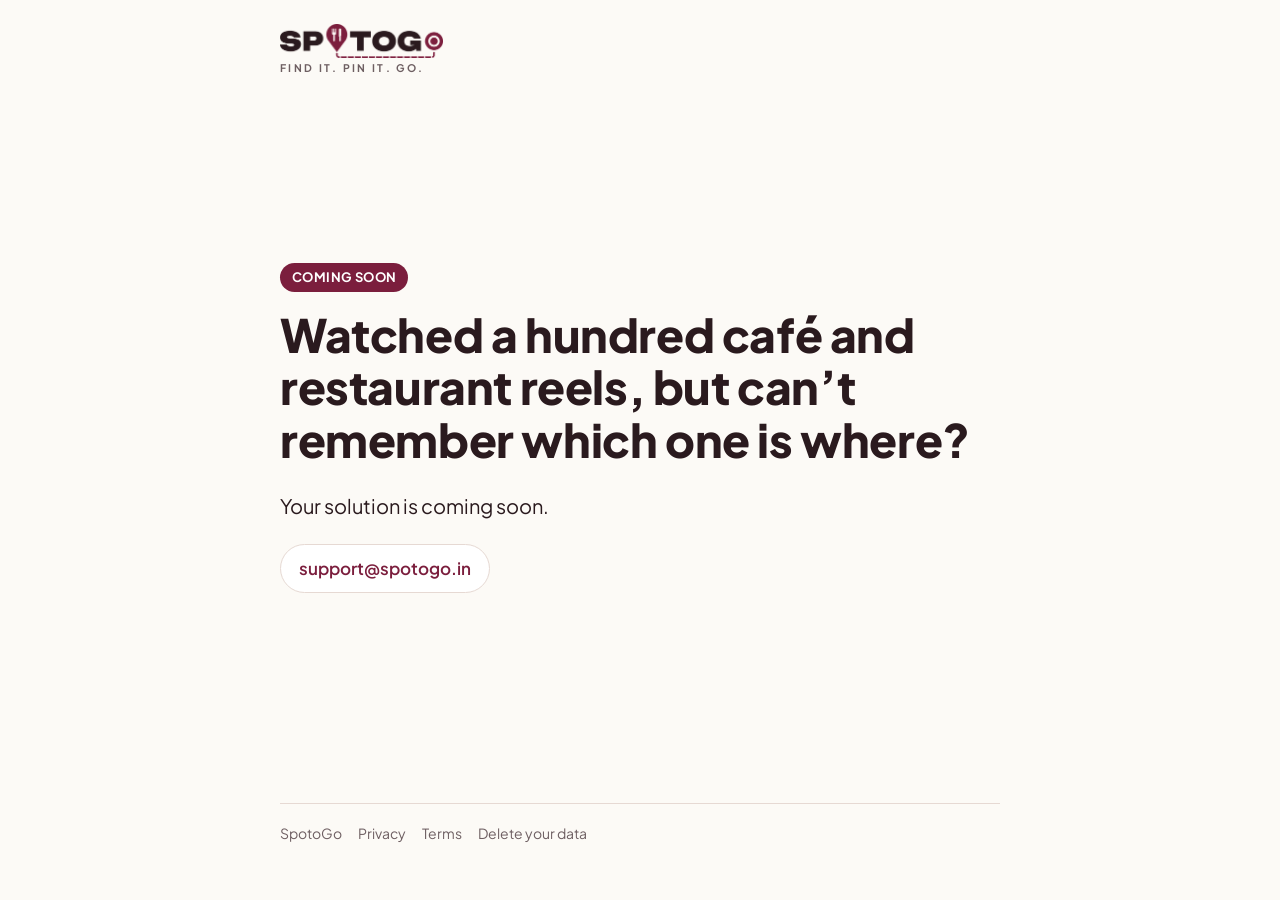
<file: index.html>
<!doctype html>
<html lang="en">
<head>
<meta charset="utf-8" />
<meta name="viewport" content="width=device-width, initial-scale=1, viewport-fit=cover" />
<title>SpotoGo · Coming soon</title>
<meta name="description" content="Watched a hundred café and restaurant reels, but can’t remember which one is where? Your solution is coming soon." />
<meta name="theme-color" content="#FCFAF6" />
<meta name="robots" content="noindex" />
<link rel="icon" type="image/png" href="favicon.png" />
<link rel="preconnect" href="https://fonts.googleapis.com" />
<link rel="preconnect" href="https://fonts.gstatic.com" crossorigin />
<link rel="stylesheet" href="https://fonts.googleapis.com/css2?family=Plus+Jakarta+Sans:wght@400;500;600;700;800&display=swap" />
<link rel="stylesheet" href="site.css?v=6" />
<script>
  // Shared-spot links used to live at the site root (#<payload>); send them to /s/.
  function toSpot() { if (location.hash.length > 20) location.replace('s/' + location.hash); }
  toSpot();
  addEventListener('hashchange', toSpot);
</script>
<style>
  /* The full home page is kept in site/launch/ until SpotoGo is on Google Play. */
  main { min-height: calc(100vh - 80px); display: flex; flex-direction: column; }
  .soon { flex: 1; display: flex; flex-direction: column; justify-content: center; padding: 48px 0; }
  .soon h1 { font-size: clamp(30px, 6vw, 46px); max-width: 720px; }
  .soon .lead { font-size: 20px; color: var(--text); margin: 18px 0 22px; }
  .mail { align-self: flex-start; font-weight: 600; font-size: 17px; text-decoration: none;
    border: 1px solid var(--border); background: var(--card); padding: 10px 18px; border-radius: 999px; }
  .mail:hover { border-color: var(--accent); }
  .pill { display: inline-block; align-self: flex-start; background: var(--accent); color: #fff;
    font-weight: 700; font-size: 13px; letter-spacing: .4px; text-transform: uppercase; padding: 4px 12px;
    border-radius: 999px; margin-bottom: 16px; }
</style>
</head>
<body>
<main>
  <a class="brand" href="./"><span class="logo-text"><img class="logo" src="logo.png" alt="SpotoGo" /><span class="tagline">Find it. Pin it. Go.</span></span></a>

  <section class="soon">
    <span class="pill">Coming soon</span>
    <h1>Watched a hundred café and restaurant reels, but can’t remember which one is where?</h1>
    <p class="lead">Your solution is coming soon.</p>
    <a class="mail" href="mailto:support@spotogo.in">support@spotogo.in</a>
  </section>

  <footer><a href="./">SpotoGo</a><a href="privacy">Privacy</a><a href="terms">Terms</a><a href="delete-data">Delete your data</a></footer>
</main>
</body>
</html>
</file>
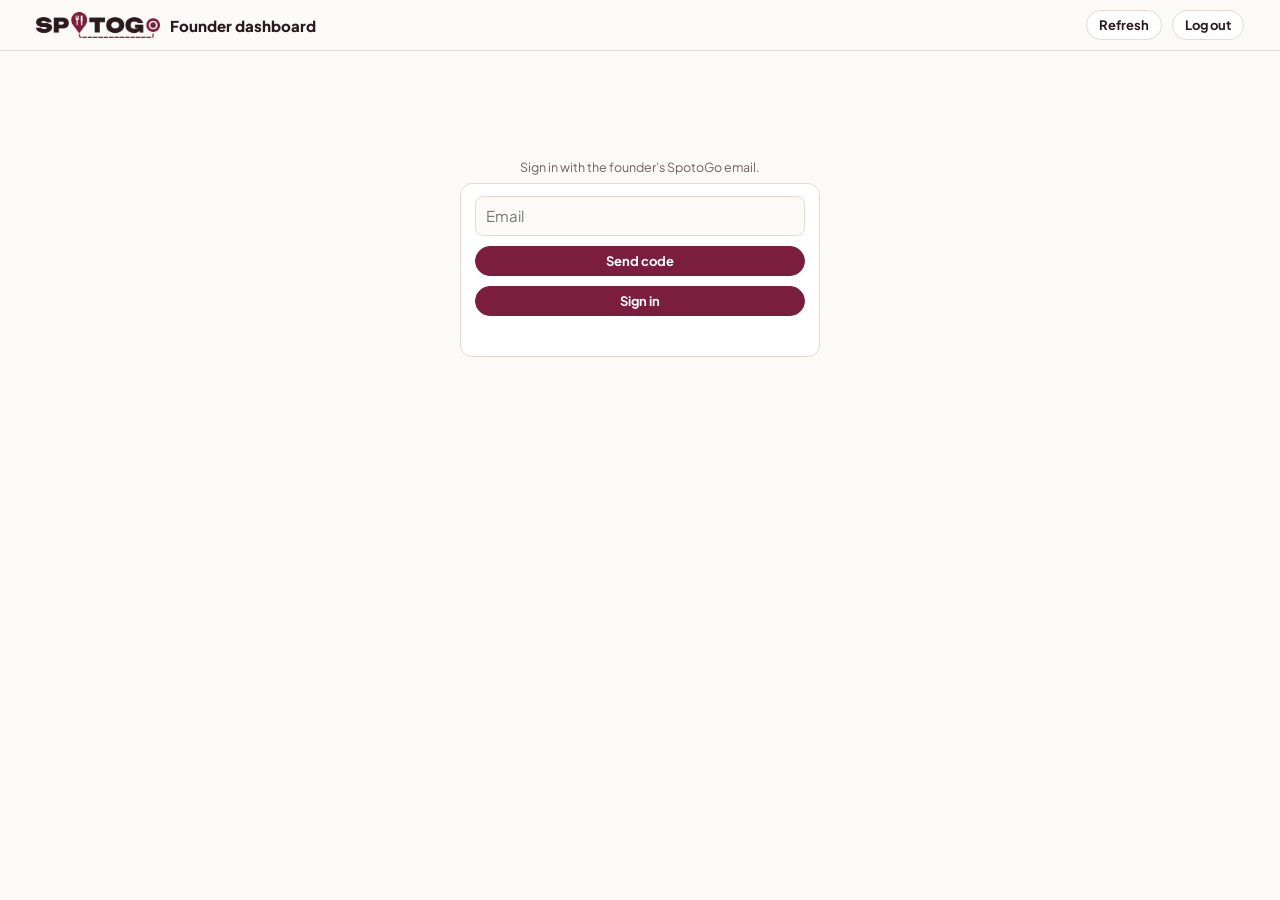
<file: admin/index.html>
<!doctype html>
<html lang="en">
<head>
<meta charset="utf-8" />
<meta name="viewport" content="width=device-width, initial-scale=1" />
<title>SpotoGo Dashboard</title>
<meta name="robots" content="noindex, nofollow" />
<meta name="theme-color" content="#FCFAF6" />
<link rel="icon" type="image/png" href="../favicon.png" />
<link rel="preconnect" href="https://fonts.googleapis.com" />
<link href="https://fonts.googleapis.com/css2?family=Plus+Jakarta+Sans:wght@400;500;600;700;800&display=swap" rel="stylesheet" />
<style>
  /* The founder dashboard on the web (user, 2026-11-03). Same data as the app's (backend/src/admin.ts);
     sign in with the founder's email code. Not linked from anywhere, not indexed. */
  :root {
    --bg: #FCFAF6; --card: #FFFFFF; --text: #2A1A1E; --muted: #6E5F62; --faint: #A3969A; --border: #E6D9D3;
    --accent: #7B1E3D; --on-accent: #FFFFFF; --hi: #7B1E3D; --soft: #F9E9E4; --warn: #D9921A; --bad: #EF4444; --dark: #5A1630;
  }
  @media (prefers-color-scheme: dark) {
    :root:not([data-theme="light"]) {
      --bg: #0D0B0B; --card: #171414; --text: #F4EFE9; --muted: #B8ADA8; --faint: #7A6F6C; --border: #3A3233;
      --hi: #7B1E3D; --soft: #2A1A1E; --warn: #E7B43A;
    }
  }
  * { box-sizing: border-box; }
  body { margin: 0; background: var(--bg); color: var(--text); font-family: 'Plus Jakarta Sans', system-ui, sans-serif; line-height: 1.4; font-size: 14px; }
  header { position: sticky; top: 0; z-index: 5; background: var(--bg); border-bottom: 1px solid var(--border); }
  .bar { max-width: 1240px; margin: 0 auto; padding: 10px 16px; display: flex; align-items: center; gap: 10px; }
  .bar img { height: 26px; display: block; }
  .bar h1 { font-size: 15px; margin: 0; flex: 1; font-weight: 800; }
  .btn { border: 1px solid var(--border); background: var(--card); color: var(--text); border-radius: 999px; padding: 5px 12px; font: inherit; font-weight: 700; font-size: 13px; cursor: pointer; white-space: nowrap; text-decoration: none; display: inline-block; }
  .btn.primary { background: var(--accent); border-color: var(--accent); color: var(--on-accent); }
  .btn.danger { color: var(--bad); border-color: var(--bad); }
  .btn:disabled { opacity: .5; cursor: default; }
  main { max-width: 1240px; margin: 0 auto; padding: 12px 16px 40px; }
  .muted { color: var(--muted); font-size: 12.5px; }
  p.muted { margin: 6px 0; }
  /* Layout: a row of headline numbers, then two columns of cards. */
  .kpis { display: grid; gap: 8px; grid-template-columns: repeat(4, minmax(0, 1fr)); }
  @media (min-width: 900px) { .kpis { grid-template-columns: repeat(7, minmax(0, 1fr)); } }
  @media (max-width: 420px) { .kpis { grid-template-columns: repeat(2, minmax(0, 1fr)); } }
  @media (max-width: 640px) { #who { display: none; } .bar h1 { font-size: 14px; } }
  /* One section per row (user, 2026-11-24): the two column wrappers just pass their cards through. */
  .cols { display: grid; gap: 12px; grid-template-columns: minmax(0, 1fr); margin-top: 12px; }
  .stack { display: contents; }
  /* Tap a section's heading to fold it to just the heading (kept in this browser). */
  #app .card > h2:first-child { cursor: pointer; user-select: none; }
  #app .card > h2:first-child::after { content: '▾'; margin-left: auto; color: var(--faint); font-size: 13px; }
  #app .card.folded > h2:first-child { margin-bottom: 0; }
  #app .card.folded > h2:first-child::after { content: '▸'; }
  #app .card.folded > *:not(:first-child) { display: none; }
  .card { background: var(--card); border: 1px solid var(--border); border-radius: 12px; padding: 12px 14px; min-width: 0; }
  .card > h2:first-child { margin-top: 0; }
  .tiles { display: grid; gap: 8px; grid-template-columns: repeat(4, minmax(0, 1fr)); }
  @media (max-width: 520px) { .tiles { grid-template-columns: repeat(2, minmax(0, 1fr)); } }
  .stat { background: var(--card); border: 1px solid var(--border); border-radius: 10px; padding: 8px 10px; min-width: 0; }
  .tiles .stat { background: var(--bg); }
  .stat .v { font-size: 20px; font-weight: 800; color: var(--hi); line-height: 1.2; }
  .stat .v.plain { color: var(--text); }
  .stat .l { font-size: 12px; color: var(--muted); }
  .stat .s { font-size: 11px; color: var(--faint); }
  h2 { font-size: 14px; margin: 0 0 8px; display: flex; align-items: center; gap: 8px; font-weight: 800; }
  h2 .count { background: var(--accent); color: var(--on-accent); border-radius: 999px; font-size: 11px; padding: 1px 8px; }
  h3 { font-size: 12px; margin: 0 0 6px; text-transform: uppercase; letter-spacing: .8px; color: var(--hi); font-weight: 800; }
  .alert { border: 1.5px solid var(--warn); border-radius: 10px; padding: 7px 12px; margin: 0 0 10px; font-size: 13px; background: var(--card); }
  .item { display: flex; flex-wrap: wrap; gap: 6px 10px; align-items: center; padding: 8px 0; border-top: 1px solid var(--border); }
  .item:first-child, h2 + .item, h3 + .item, .muted + .item { border-top: 0; }
  .item .main { flex: 1 1 240px; min-width: 0; }
  .item .main > span, .item .main > b, .item .main > a { display: block; overflow-wrap: anywhere; }
  .acts { display: flex; gap: 6px; flex-wrap: wrap; margin-left: auto; }
  .tag { font-size: 10.5px; font-weight: 800; letter-spacing: .8px; text-transform: uppercase; color: var(--hi); }
  .meter { height: 8px; border-radius: 4px; background: var(--soft); overflow: hidden; margin: 6px 0 4px; }
  .meter > div { height: 100%; border-radius: 4px; }
  .lim + .lim { margin-top: 10px; padding-top: 10px; border-top: 1px solid var(--border); }
  .chart { display: flex; align-items: flex-end; gap: 4px; height: 90px; margin-top: 8px; }
  .chart .col { flex: 1; height: 100%; display: flex; flex-direction: column; justify-content: flex-end; align-items: center; position: relative; }
  .chart .b { width: 100%; border-radius: 3px 3px 0 0; background: var(--accent); min-height: 2px; }
  .chart .d { position: absolute; width: 6px; height: 6px; border-radius: 50%; background: var(--text); }
  .chart .x { font-size: 9.5px; color: var(--faint); margin-top: 3px; }
  input, select { height: 32px; border: 1px solid var(--border); border-radius: 8px; padding: 0 10px; font: inherit; font-size: 13px; background: var(--bg); color: var(--text); min-width: 0; }
  input { width: 100%; }
  .row { display: flex; gap: 8px; align-items: center; flex-wrap: wrap; }
  .row input[type=number] { width: 84px; }
  .form { display: grid; gap: 8px; grid-template-columns: repeat(auto-fit, minmax(120px, 1fr)); align-items: end; }
  .form label { display: grid; gap: 3px; font-size: 12px; color: var(--muted); }
  .form .wide { grid-column: span 2; }
  .seg { display: inline-flex; border: 1px solid var(--border); border-radius: 999px; padding: 2px; gap: 2px; }
  .seg .btn { border: 0; }
  table.rep { width: 100%; border-collapse: collapse; margin: 6px 0 4px; font-size: 13px; }
  table.rep td, table.rep th { text-align: left; padding: 6px 4px; border-bottom: 1px solid var(--border); }
  table.rep th { font-size: 11px; text-transform: uppercase; letter-spacing: .5px; color: var(--faint); font-weight: 700; }
  #repDate { width: auto; }
  .split { display: grid; gap: 12px; grid-template-columns: minmax(0, 1fr); }
  .split > div + div { border-top: 1px solid var(--border); padding-top: 12px; }
  .code { font-family: ui-monospace, Consolas, monospace; letter-spacing: .5px; font-size: 13px; }
  .more { margin-top: 6px; }
  .login { max-width: 360px; margin: 12vh auto; text-align: center; }
  .login .card { text-align: left; display: grid; gap: 10px; }
  .login input { height: 40px; font-size: 15px; }
  .err { color: var(--bad); font-size: 13px; min-height: 18px; }
  a { color: var(--hi); }
  dialog { border: 1px solid var(--border); border-radius: 14px; background: var(--card); color: var(--text); max-width: 420px; }
  dialog::backdrop { background: rgba(0,0,0,.35); }
  /* Tappable numbers open the people behind them (2026-11-25). */
  .stat.link { cursor: pointer; }
  .stat.link:hover { border-color: var(--accent); }
  .stat.link .l::after { content: ' ›'; color: var(--faint); }
  #peopleDlg { max-width: 640px; width: calc(100% - 24px); padding: 0; }
  #peopleDlg .ph { display: flex; align-items: center; gap: 10px; padding: 14px 16px 8px; }
  #peopleDlg .ph h3 { margin: 0; font-size: 18px; }
  #peopleDlg .ph .muted { margin-left: 4px; }
  #peopleDlg .ph button { margin-left: auto; }
  #peopleDlg .ptabs { display: flex; gap: 6px; padding: 0 16px 10px; }
  #peopleDlg .ptabs .btn.on { background: var(--accent); border-color: var(--accent); color: #FFFFFF; }
  #peopleDlg .plist { max-height: 70vh; overflow: auto; padding: 0 16px 16px; display: grid; gap: 8px; }
  #peopleDlg .prow { border: 1px solid var(--border); border-radius: 10px; padding: 10px 12px; }
  #peopleDlg .prow .badge { display: inline-block; border: 1px solid var(--border); border-radius: 99px; padding: 0 7px; font-size: 11px; margin-left: 6px; color: var(--muted); }
  #peopleDlg .prow .badge.bad { border-color: var(--bad); color: var(--bad); }
  #peopleDlg .prow .badge.warn { border-color: var(--warn); color: var(--warn); }
  .person { border-top: 1px solid var(--border); padding-top: 4px; margin-top: 4px; }
  .person:first-child { border: 0; }
  .sub { padding-left: 12px; }
  .ok { color: var(--hi); font-size: 12px; font-weight: 700; }
  .warn { color: var(--warn); font-size: 12px; font-weight: 700; }
</style>
</head>
<body>
<header><div class="bar">
  <picture><source srcset="../logo-dark.png" media="(prefers-color-scheme: dark)" /><img src="../logo.png" alt="SpotoGo" /></picture>
  <h1>Founder dashboard</h1>
  <span id="who" class="muted"></span>
  <button id="refresh" class="btn" hidden>Refresh</button>
  <button id="logout" class="btn" hidden>Log out</button>
</div></header>

<section id="login" class="login" hidden>
  <p class="muted">Sign in with the founder’s SpotoGo email.</p>
  <div class="card">
    <input id="email" type="email" placeholder="Email" autocomplete="email" />
    <button id="send" class="btn primary">Send code</button>
    <input id="code" inputmode="numeric" placeholder="6-digit code" hidden />
    <button id="verify" class="btn primary" hidden>Sign in</button>
    <div id="loginErr" class="err"></div>
  </div>
</section>

<main id="app" hidden></main>
<dialog id="peopleDlg"><div class="ph"><h3 id="pTitle"></h3><span class="muted" id="pCount"></span><button class="btn" id="pClose">Close</button></div>
  <div class="ptabs" id="pTabs"></div><div class="plist" id="pList"></div></dialog>
<dialog id="confirm"><p id="cText"></p>
  <textarea id="cWhy" rows="4" maxlength="600" placeholder="Why? This goes to them by email, with an apology and how to get it." style="width:100%;box-sizing:border-box;font:inherit;padding:10px;border:1px solid var(--border);border-radius:10px;margin:0 0 12px;background:var(--bg);color:var(--text)"></textarea>
  <div style="display:flex;gap:8px;justify-content:flex-end">
  <button class="btn" value="no" id="cNo">Cancel</button><button class="btn primary" id="cYes">OK</button></div></dialog>

<script>
(function () {
  // ?api=http://localhost:8787 points the page at a local server (local tests only; other hosts are ignored).
  var LOCAL = new URLSearchParams(location.search).get('api');
  var API = LOCAL && /^http:\/\/localhost:\d+$/.test(LOCAL) ? LOCAL : 'https://api.spotogo.in';
  var KEY = 'spotogo.admin.session';
  var session = null;
  try { session = localStorage.getItem(KEY); } catch (e) {}
  var $ = function (id) { return document.getElementById(id); };
  var esc = function (s) { return String(s == null ? '' : s).replace(/[&<>"']/g, function (c) { return { '&': '&amp;', '<': '&lt;', '>': '&gt;', '"': '&quot;', "'": '&#39;' }[c]; }); };
  var n = function (x) { return Number(x || 0).toLocaleString('en-IN'); };
  var ago = function (ms) { var m = Math.round((Date.now() - ms) / 60000); if (m < 60) return m + ' min ago'; var h = Math.round(m / 60); return h < 48 ? h + ' h ago' : Math.round(h / 24) + ' days ago'; };

  function api(path, body, method) {
    return fetch(API + path, {
      method: method || (body ? 'POST' : 'GET'),
      headers: Object.assign({ 'content-type': 'application/json' }, session ? { authorization: 'Bearer ' + session } : {}),
      body: body ? JSON.stringify(body) : undefined,
    }).then(function (r) {
      return r.json().catch(function () { return {}; }).then(function (j) {
        if (!r.ok) { var e = new Error(j.error || ('Error ' + r.status)); e.status = r.status; throw e; }
        return j;
      });
    });
  }

  // needWhy: turning someone down; the reason is required and goes to them by email.
  // Resolves to false (cancelled) or the reason ('' when none is asked).
  var WHY_HINT = null;
  function ask(text, yes, danger, needWhy, hint) {
    return new Promise(function (resolve) {
      $('cText').textContent = text; $('cYes').textContent = yes;
      $('cYes').className = 'btn ' + (danger ? 'danger' : 'primary');
      var why = $('cWhy'); why.hidden = !needWhy; why.value = '';
      if (WHY_HINT === null) WHY_HINT = why.placeholder;
      why.placeholder = hint || WHY_HINT;
      var d = $('confirm');
      $('cYes').onclick = function () {
        var r = why.value.trim();
        if (needWhy && r.length < 5) { why.focus(); why.style.borderColor = '#EF4444'; return; }
        why.style.borderColor = ''; d.close(); resolve(needWhy ? r : '');
      };
      $('cNo').onclick = function () { d.close(); resolve(false); };
      d.showModal();
      if (needWhy) why.focus();
    });
  }

  function showLogin(msg) {
    $('login').hidden = false; $('app').hidden = true; $('refresh').hidden = true; $('logout').hidden = true; $('who').textContent = '';
    $('loginErr').textContent = msg || '';
  }
  $('send').onclick = function () {
    var email = $('email').value.trim(); if (!email) return;
    $('send').disabled = true; $('loginErr').textContent = '';
    api('/auth/email/start', { email: email, existing: true }).then(function () {
      $('code').hidden = false; $('verify').hidden = false; $('code').focus(); $('send').textContent = 'Send again';
    }).catch(function (e) { $('loginErr').textContent = e.message; }).finally(function () { $('send').disabled = false; });
  };
  $('verify').onclick = function () {
    $('verify').disabled = true; $('loginErr').textContent = '';
    api('/auth/email/verify', { email: $('email').value.trim(), code: $('code').value.trim(), existing: true }).then(function (r) {
      session = r.session; try { localStorage.setItem(KEY, session); } catch (e) {}
      start();
    }).catch(function (e) { $('loginErr').textContent = e.message; }).finally(function () { $('verify').disabled = false; });
  };
  $('logout').onclick = function () { session = null; try { localStorage.removeItem(KEY); } catch (e) {} showLogin(); };
  $('refresh').onclick = load;

  function start() {
    if (!session) return showLogin();
    api('/admin/api/me').then(function (r) {
      $('login').hidden = true; $('app').hidden = false; $('refresh').hidden = false; $('logout').hidden = false;
      $('who').textContent = r.email;
      load();
    }).catch(function (e) {
      if (e.status === 403) { session = null; try { localStorage.removeItem(KEY); } catch (x) {} return showLogin('This account can’t open the dashboard.'); }
      showLogin(e.status === 401 ? '' : e.message);
    });
  }

  function stat(label, value, sub, plain, people) {
    return '<div class="stat' + (people ? ' link' : '') + '"' + (people ? ' data-people="' + people + '" role="button" tabindex="0" title="See who"' : '') + '><div class="v' + (plain ? ' plain' : '') + '">' + esc(value) + '</div><div class="l">' + esc(label) + '</div>' + (sub ? '<div class="s">' + esc(sub) + '</div>' : '') + '</div>';
  }

  // The people behind a number (Accounts, active today / 7 / 30 days, new, verified).
  var PEOPLE = {
    accounts: { title: 'Accounts', tabs: [['All', 'all'], ['Diners', 'diners'], ['Restaurants', 'restaurants'], ['Not set up', 'unfinished']] },
    dau: { title: 'Active today', tabs: [['Today', 'active_today']] },
    wau: { title: 'Active in 7 days', tabs: [['7 days', 'active_7d']] },
    mau: { title: 'Active in 30 days', tabs: [['30 days', 'active_30d']] },
    new: { title: 'New accounts', tabs: [['Today', 'new_today'], ['7 days', 'new_7d'], ['30 days', 'new_30d']] },
    verified: { title: 'Verified', tabs: [['Verified', 'verified']] },
  };
  function lastSeen(day) {
    if (!day) return 'never';
    var ist = function (t) { return new Date(t + 5.5 * 3600000).toISOString().slice(0, 10); };
    if (day === ist(Date.now())) return 'today';
    if (day === ist(Date.now() - 86400000)) return 'yesterday';
    return new Date(day + 'T12:00:00+05:30').toLocaleDateString('en-IN', { day: 'numeric', month: 'short' });
  }
  function openPeople(key, tab) {
    var v = PEOPLE[key]; if (!v) return;
    tab = tab || 0;
    $('pTitle').textContent = v.title;
    $('pCount').textContent = '';
    $('pTabs').innerHTML = v.tabs.length > 1 ? v.tabs.map(function (t, i) {
      return '<button class="btn' + (i === tab ? ' on' : '') + '" data-ptab="' + key + '|' + i + '">' + esc(t[0]) + '</button>';
    }).join('') : '';
    $('pList').innerHTML = '<div class="muted">Loading…</div>';
    if (!$('peopleDlg').open) $('peopleDlg').showModal();
    var show = v.tabs[tab][1];
    api('/admin/api/people?show=' + show).then(function (r) {
      var list = r.people || [];
      var total = r.total || list.length;
      $('pCount').textContent = total > list.length ? 'newest ' + n(list.length) + ' of ' + n(total) : n(total) + (total === 1 ? ' account' : ' accounts');
      $('pList').innerHTML = list.length ? list.map(function (p) {
        var who = p.username ? '@' + esc(p.username) : p.kind === 'restaurant' ? esc(p.restaurant || (p.claiming ? 'Claiming ' + p.claiming : 'No restaurant claimed yet')) : esc(p.name || 'No profile yet');
        var badges = '<span class="badge">' + (p.kind === 'restaurant' ? 'Restaurant' : 'Diner') + '</span>' +
          (p.verified ? '<span class="badge">Verified</span>' : '') +
          (p.blocked_at ? '<span class="badge bad">Blocked</span>' : '') +
          (p.leaving_at ? '<span class="badge warn">Leaving</span>' : '');
        var meta = 'Joined ' + new Date(p.created_at).toLocaleDateString('en-IN', { day: 'numeric', month: 'short', year: 'numeric' }) +
          ' · last in ' + lastSeen(p.last_active) + ' · ' + p.days_30 + ' of 30 days' +
          (p.kind === 'diner' ? ' · ' + n(p.spots) + (p.spots === 1 ? ' spot' : ' spots') + ' · ' + n(p.followers) + (p.followers === 1 ? ' follower' : ' followers') : '') +
          (p.city ? ' · ' + esc(p.city) : '');
        return '<div class="prow"><b>' + who + '</b>' + badges + '<div class="muted">' + esc([p.username && p.name ? p.name : '', p.email].filter(Boolean).join(' · ')) + '</div><div class="muted" style="font-size:12px">' + meta + '</div></div>';
      }).join('') : '<div class="muted">No one here yet.</div>';
    }).catch(function (e) { $('pList').innerHTML = '<div class="muted">' + esc(e.message) + '</div>'; });
  }
  document.addEventListener('click', function (e) {
    var s = e.target.closest && e.target.closest('[data-people]');
    if (s) return openPeople(s.getAttribute('data-people'));
    var t = e.target.closest && e.target.closest('[data-ptab]');
    if (t) { var kv = t.getAttribute('data-ptab').split('|'); return openPeople(kv[0], Number(kv[1])); }
    if (e.target.id === 'pClose') $('peopleDlg').close();
  });
  document.addEventListener('keydown', function (e) {
    var s = e.key === 'Enter' && e.target.closest && e.target.closest('[data-people]');
    if (s) openPeople(s.getAttribute('data-people'));
  });
  function meter(label, used, limit) {
    var pct = Math.min(100, used / limit * 100), c = pct >= 90 ? 'var(--bad)' : pct >= 70 ? 'var(--warn)' : 'var(--accent)';
    return '<div class="lim"><div style="display:flex"><b style="flex:1">' + esc(label) + '</b><b style="color:' + c + '">' + (pct < 1 && used > 0 ? '&lt;1' : Math.round(pct)) + '%</b></div>' +
      '<div class="meter"><div style="width:' + Math.max(pct, used ? 1 : 0) + '%;background:' + c + '"></div></div><div class="muted">' + n(used) + ' of ' + n(limit) + ' free</div></div>';
  }
  function btn(act, id, name, label, kind) {
    return '<button class="btn' + (kind ? ' ' + kind : '') + '" data-act="' + act + '" data-id="' + esc(id) + '" data-name="' + esc(name) + '">' + label + '</button>';
  }
  function item(main, acts) {
    return '<div class="item"><div class="main">' + main + '</div>' + (acts ? '<div class="acts">' + acts + '</div>' : '') + '</div>';
  }

  // Layout (user, 2026-11-18: "clean and compact"): headline numbers in one row, then two columns.
  // Left: what needs you (to do, sign-ups). Right: how things are going (today, reels, content, limits, people).
  function render(d) {
    var u = d.users, h = '';
    d.alerts.forEach(function (a) { h += '<div class="alert">⚠ ' + esc(a) + '</div>'; });
    h += '<div class="kpis">' + stat('Active today', n(u.dau), null, false, 'dau') + stat('Active 7 days', n(u.wau), null, false, 'wau') + stat('Active 30 days', n(u.mau), null, false, 'mau') +
      stat('Stickiness', u.stickiness + '%', 'today ÷ 30 days') + stat('Accounts', n(u.total), n(u.diners) + ' diners · ' + n(u.restaurants) + ' restaurants', true, 'accounts') +
      stat('New today', '+' + n(u.newToday), n(u.new7d) + ' in 7 d · ' + n(u.new30d) + ' in 30 d', true, 'new') + stat('Verified', n(u.verified), null, true, 'verified') + '</div>';

    h += '<div class="cols"><div class="stack" id="colA">';
    var reports = d.todo.placeReports || [], creports = d.todo.contentReports || [];
    var names = d.todo.names || [];
    var todo = d.todo.requests.length + d.todo.claims.length + reports.length + creports.length + d.todo.social.length + names.length;
    h += '<div class="card"><h2>To do' + (todo ? ' <span class="count">' + todo + '</span>' : '') + '</h2>';
    if (!todo) h += '<p class="muted">Nothing waiting on you.</p>';
    names.forEach(function (x) {
      var what = x.kind === 'rename'
        ? '<b>' + esc(x.restaurant) + ' → ' + esc(x.name) + '</b><span class="muted">Rename the page. The old name stays, so its saves keep counting.</span>'
        : '<b>Count “' + esc(x.name) + '” for ' + esc(x.restaurant) + '</b><span class="muted">' + (x.saves ? n(x.saves) + ' saves under that name nearby' : 'No saves under that name nearby yet') + '. Check it’s the same place, not a neighbour.</span>';
      h += item('<span class="tag">' + (x.kind === 'rename' ? 'Rename request' : 'Link a name') + '</span>' + what +
        (x.note ? '<span class="muted">“' + esc(x.note) + '”</span>' : '') +
        '<span class="muted">' + esc(x.address) + ' · ' + esc(x.email || '') + ' · ' + ago(x.at) + ' · <a target="_blank" rel="noopener" href="https://www.google.com/maps/search/?api=1&query=' + encodeURIComponent(x.name) + '%20' + x.lat + ',' + x.lng + '">check on Google Maps</a></span>',
        btn('name-no', x.id, x.name, 'Reject') + btn('name-yes', x.id, x.name, 'Approve', 'primary'));
    });
    creports.forEach(function (r) {
      var what = r.target_type === 'user' ? 'Profile @' + esc(r.target_username) : (r.target_type === 'spot' ? 'Spot' : 'List') + ' “' + esc(r.title || '?') + '” by @' + esc(r.target_username);
      h += item('<span class="tag" style="color:var(--bad)">Report · ' + esc(r.reasonLabel) + '</span><b>' + what + '</b>' +
        (r.note ? '<span class="muted">“' + esc(r.note) + '”</span>' : '') +
        '<span class="muted">by @' + esc(r.reporter_username) + ' · ' + ago(r.created_at) + (r.against > 1 ? ' · ' + r.against + ' open reports about @' + esc(r.target_username) : '') + '</span>',
        btn('cr-dismiss', r.id, r.target_username, 'Dismiss') + (r.target_type !== 'user' ? btn('cr-hide', r.id, r.target_username, 'Hide') : '') + btn('cr-suspend', r.id, r.target_username, 'Suspend', 'danger'));
    });
    notesFor = {};
    var KIND = { closed: 'closed for good', temp: 'closed for now', hours: 'hours wrong', open: 'open again', renamed: 'new name', delivery: 'delivery only' };
    reports.forEach(function (g) {
      var counts = Object.keys(KIND).filter(function (k) { return g.kinds[k]; }).map(function (k) { return KIND[k] + ' ×' + g.kinds[k]; }).join(' · ');
      var ids = g.ids.join(',');
      h += item('<span class="tag">Diners report a change</span><b>' + esc(g.name) + '</b><span class="muted">' + esc(counts) + ' · ' + ago(g.latest) + '</span>' +
        g.notes.slice(0, 3).map(function (x) { return '<span class="muted">“' + esc(x.text) + '”' + (x.by ? ' · @' + esc(x.by) : '') + '</span>'; }).join('') +
        '<a class="muted" target="_blank" rel="noopener" href="https://www.google.com/maps/search/?api=1&query=' + encodeURIComponent(g.name) + '%20' + g.lat + ',' + g.lng + '">Check it on Google Maps</a>',
        (g.claimed && (g.kinds.renamed || g.kinds.hours) ? '<span class="muted" style="flex-basis:100%">Claimed: its owner sees these suggestions and sets the name and hours.</span>' : '') +
        (g.kinds.renamed && !g.claimed ? btn('place-rename', ids, g.name, 'Use new name') : '') + (g.kinds.hours && !g.claimed ? btn('place-hours', ids, g.name, 'Set hours') : '') +
        (g.kinds.closed || g.kinds.temp || g.kinds.open ? btn('place-closed', ids, g.name, 'Closed for good', 'danger') + btn('place-temp', ids, g.name, 'Closed for now') + btn('place-open', ids, g.name, 'Open') : '') +
        (g.kinds.delivery ? btn('place-delivery', ids, g.name, 'Delivery only') + btn('place-dinein', ids, g.name, 'Has seating') : '') +
        btn('place-dismiss', ids, g.name, 'Dismiss'));
      notesFor[ids] = g.notes;
    });
    d.todo.requests.forEach(function (r) {
      h += item('<span class="tag">Verification request</span><b>@' + esc(r.username) + (r.name ? ' · ' + esc(r.name) : '') + '</b><span class="muted">' + esc(r.email) + ' · ' + n(r.spots) + ' spots · asked ' + ago(r.requested) + '</span>',
        btn('req-no', r.id, r.username, 'Reject') + btn('req-yes', r.id, r.username, 'Verify', 'primary'));
    });
    d.todo.claims.forEach(function (c) {
      h += item('<span class="tag">Restaurant claim' + (c.unlisted ? ' · not on the map' : '') + '</span>' + (c.unlisted ? '<span class="warn">They added this place themselves: check the name, address and <a target="_blank" rel="noopener" href="https://www.google.com/maps/search/?api=1&query=' + c.lat + ',' + c.lng + '">pin</a>.</span>' : '') + '<b>' + esc(c.name) + '</b><span class="muted">' + esc(c.address) + '</span><span class="muted">' + esc(c.role || 'Role not given') + ' · ' + esc(c.contact) + ' · ' + esc(c.email) + '</span>' +
        (c.gstin ? '<span class="muted">GSTIN <b style="display:inline">' + esc(c.gstin) + '</b> · <a href="https://services.gst.gov.in/services/searchtp" target="_blank" rel="noopener">check on the GST portal</a></span>' : '') +
        (c.note ? '<span class="muted">“' + esc(c.note) + '”</span>' : ''),
        btn('claim-no', c.id, c.name, 'Reject') + btn('claim-yes', c.id, c.name, 'Approve', 'primary'));
    });
    // Only ones waiting here; the rest show with each person in "Find someone".
    d.todo.social.forEach(function (s) {
      h += item('<span class="tag">Instagram / YouTube waiting</span><b>@' + esc(s.handle) + ' · ' + (s.platform === 'instagram' ? 'Instagram' : 'YouTube') + '</b><span class="muted">on @' + esc(s.username) + (s.followers != null ? ' · ' + n(s.followers) + ' followers' : '') + ' · ' + ago(s.at) + '</span>',
        btn('social-remove', s.id, s.handle, 'Remove', 'danger'));
    });
    h += '</div>';
    h += '<div class="card" id="signups"><h2>Sign-ups</h2><p class="muted">Loading…</p></div>';
    h += '<div class="card" id="leaving"><h2>Why people left</h2><p class="muted">Loading…</p></div>';
    h += '</div><div class="stack" id="colB">';
    h += '<div class="card" id="reports"><h2>Reports</h2><p class="muted">Loading…</p></div>';

    h += '<div class="card"><h2>Today</h2><div class="tiles">' + stat('Reels shared', n(d.today.reels)) + stat('Spots saved', n(d.content.spotsToday)) + stat('Routes', n(d.today.routes)) + stat('Place searches', n(d.today.placeSearches)) + '</div>';
    var max = Math.max.apply(null, [1].concat(u.series.map(function (s) { return Math.max(s.active, s.signups); })));
    h += '<div class="muted" style="margin-top:10px">Last 14 days: people active (bars), sign-ups (dots)</div><div class="chart">';
    u.series.forEach(function (s) {
      h += '<div class="col" title="' + esc(s.day) + ': ' + s.active + ' active, ' + s.signups + ' sign-ups"><div class="b" style="height:' + (s.active / max * 100) + '%"></div>' +
        (s.signups ? '<div class="d" style="bottom:' + (s.signups / max * 100) + '%"></div>' : '') + '<div class="x">' + esc(s.day.slice(8)) + '</div></div>';
    });
    h += '</div></div>';

    // Plain words (user, 2026-11-18): how often SpotoGo read the shared reel right.
    h += '<div class="card"><h2>How well SpotoGo reads reels <span class="muted">last 30 days</span></h2><div class="row"><div class="stat" style="border:0;padding:0"><div class="v">' + (d.reels.accuracy == null ? '–' : d.reels.accuracy + '%') + '</div></div>' +
      '<div class="muted" style="flex:1;min-width:180px">got it right: ' + n(d.reels.kept) + ' of ' + n(d.reels.saved30d) + ' shared reels were saved exactly as SpotoGo read them</div></div>' +
      '<p class="muted">Fixed by the person before saving: name changed ' + n(d.reels.renamed) + ' · pin moved or another branch ' + n(d.reels.moved) + ' · found nothing, they searched ' + n(d.reels.found) + '</p>';
    var rc = d.reelCheck;
    if (rc && rc.total) {
      var pct = Math.round(100 * rc.reviewed / rc.total);
      h += '<h3 style="margin-top:12px">Reel check (saved reels)</h3><div class="row"><b>' + n(rc.reviewed) + ' / ' + n(rc.total) + '</b><span class="muted" style="flex:1">reviewed (' + pct + '%)' + (rc.accuracy == null ? '' : ' · reader right on ' + rc.accuracy + '% of food reels') + '</span><a class="btn primary" href="/admin/review/">Review reels</a></div>' +
        '<div class="meter"><div style="width:' + pct + '%;background:var(--accent)"></div></div>' +
        '<p class="muted">Right ' + n(rc.right) + ' · wrong ' + n(rc.wrong) + (rc.notInPost ? ' · name only in video ' + n(rc.notInPost) : '') + ' · not food ' + n(rc.notfood) + (rc.notfoodKinds && (rc.notfoodKinds.recipe + rc.notfoodKinds.trip + rc.notfoodKinds.other) ? ' (recipes ' + n(rc.notfoodKinds.recipe) + ', trips ' + n(rc.notfoodKinds.trip) + ', other ' + n(rc.notfoodKinds.other) + ')' : '') + ' · skipped ' + n(rc.skip) + (rc.lastAnsweredAt ? ' · last answer ' + ago(rc.lastAnsweredAt) : '') + '</p>' +
        (rc.places && rc.places.reels ? '<p class="muted">Several places: ' + n(rc.places.reviewedReels) + ' of ' + n(rc.places.reels) + ' reels checked place by place' + (rc.places.accuracy == null ? '' : ' · places right ' + rc.places.accuracy + '%') + (rc.places.missed ? ' · ' + n(rc.places.missed) + ' missed' : '') + '</p>' : '');
    }
    h += '</div>';

    h += '<div class="card"><h2>Content</h2><div class="tiles">' + stat('Spots', n(d.content.spots), n(d.content.publicSpots) + ' public', true) + stat('People saving', n(d.content.savers), null, true) + stat('Lists', n(d.content.lists), null, true) + stat('Official restaurants', n(d.content.officialRestaurants), null, true) + '</div></div>';

    h += '<div class="card"><h2>Free limits <span class="muted">' + esc(d.limits.month) + '</span></h2>';
    d.limits.ola.forEach(function (o) { h += meter(o.api === 'ola_directions' ? 'Ola routes (this month)' : 'Ola place search (this month)', o.count, o.free); });
    var cf = d.limits.cloudflare;
    h += cf.today == null ? '<div class="lim"><b>Cloudflare requests (today)</b><div class="muted">' + (cf.connected ? 'Couldn’t read it right now.' : 'Not connected yet: add the analytics token (scripts/save-cf-token.ps1).') + '</div></div>' : meter('Cloudflare requests (today, UTC)', cf.today, cf.limit);
    h += '<p class="muted">Ola billing and credits: Krutrim Cloud console → Usage. Cloudflare: dashboard → Workers &amp; Pages.</p></div>';

    h += '<div class="card" id="scores"><h2>SpotoGo Score</h2><p class="muted">Loading…</p></div>';
    h += '<div class="card" id="dups"><h2>Duplicate places</h2><p class="muted">Loading…</p></div>';
    h += '<div class="card"><h2>Find someone</h2><input id="q" placeholder="Username, name or email" autocomplete="off" /><div id="people"></div></div>';
    // Reviews (2026-11-26): stars + words people wrote, reported ones first; Hide is one tap (takedown orders: 3 hours).
    h += '<div class="card"><h2>Reviews</h2><input id="cq" placeholder="Words, place or @username" autocomplete="off" />' +
      '<div class="row" style="margin:8px 0"><button class="btn" data-cshow="all">All</button><button class="btn" data-cshow="hidden">Hidden / deleted</button></div><div id="comments"><p class="muted">Loading…</p></div></div>';
    h += '</div></div>';
    h += '<p class="muted" style="margin-top:12px">Updated ' + ago(d.at) + '</p>';
    $('app').innerHTML = h;
    $('q').oninput = searchSoon;
    $('cq').oninput = function () { clearTimeout(ctimer); ctimer = setTimeout(loadComments, 350); };
    loadComments();
    loadAccess();
    loadScores(scoreCity);
    loadLeaving();
    loadDups();
    loadReport();
    applyFolds();
  }

  // ---------- Reports (user, 2026-11-23): any day, week, month or year, as CSV or a printable page ----------
  var repPeriod = 'day', repDate = '', repData = null;
  var PERIOD_NAMES = { day: 'Day', week: 'Week', month: 'Month', year: 'Year' };
  function istToday(offsetDays) { return new Date(Date.now() + 5.5 * 3600000 - (offsetDays || 0) * 86400000).toISOString().slice(0, 10); }
  function loadReport() {
    if (!repDate) repDate = istToday(1);
    var box = $('reports');
    if (!box) return;
    api('/admin/api/report?period=' + repPeriod + '&date=' + repDate).then(function (r) { repData = r; renderReport(); }).catch(function (e) {
      box.innerHTML = '<h2>Reports</h2><p class="err">' + esc(e.message) + '</p>';
    });
  }
  function changeText(c) { return c == null ? '' : (c > 0 ? '+' : '') + c + '%'; }
  function renderReport() {
    var box = $('reports'), r = repData;
    if (!box || !r) return;
    var seg = Object.keys(PERIOD_NAMES).map(function (k) { return '<button class="btn' + (repPeriod === k ? ' primary' : '') + '" data-rep="period" data-v="' + k + '">' + PERIOD_NAMES[k] + '</button>'; }).join('');
    var h = '<h2>Reports</h2><div class="row"><span class="seg">' + seg + '</span><input id="repDate" type="date" value="' + esc(repDate) + '" />' +
      '<button class="btn" data-rep="csv">Download CSV</button><button class="btn" data-rep="print">Printable report</button></div>';
    h += '<p class="muted">' + esc(r.label) + ' · compared with ' + esc(r.previousLabel) + '. Summaries come to your phone at 09:00 every day (weekly on Mondays, monthly on the 1st, yearly on 1 January).</p>';
    h += '<table class="rep"><tr><th>Metric</th><th>' + esc(r.label) + '</th><th>Before</th><th></th></tr>' + r.metrics.map(function (m) {
      var cls = m.change == null ? '' : m.change > 0 ? 'ok' : m.change < 0 ? 'err' : '';
      return '<tr><td>' + esc(m.label) + '</td><td><b>' + n(m.value) + '</b></td><td class="muted">' + n(m.previous) + '</td><td class="' + cls + '">' + changeText(m.change) + '</td></tr>';
    }).join('') + '</table>';
    if (r.topCities.length) h += '<p class="muted">Most new spots: ' + r.topCities.map(function (c) { return esc(c.city) + ' ' + n(c.n); }).join(' · ') + '</p>';
    box.innerHTML = h;
    $('repDate').onchange = function () { repDate = this.value || istToday(1); loadReport(); };
  }
  document.addEventListener('click', function (e) {
    var b = e.target.closest && e.target.closest('[data-rep]');
    if (!b) return;
    var act = b.getAttribute('data-rep');
    if (act === 'period') { repPeriod = b.getAttribute('data-v'); return loadReport(); }
    if (act === 'csv') {
      fetch(API + '/admin/api/report?period=' + repPeriod + '&date=' + repDate + '&format=csv', { headers: { authorization: 'Bearer ' + session } })
        .then(function (res) { if (!res.ok) throw new Error('Error ' + res.status); return res.blob(); })
        .then(function (blob) {
          var a = document.createElement('a');
          a.href = URL.createObjectURL(blob);
          a.download = 'spotogo-' + repPeriod + '-' + repDate + '.csv';
          document.body.appendChild(a); a.click(); a.remove();
          setTimeout(function () { URL.revokeObjectURL(a.href); }, 2000);
        }).catch(function (err) { alert(err.message); });
    }
    if (act === 'print' && repData) {
      var r = repData, w = window.open('', '_blank');
      if (!w) return alert('Allow pop-ups for this page to open the printable report.');
      w.document.write('<!doctype html><html><head><meta charset="utf-8"><title>SpotoGo report · ' + esc(r.label) + '</title>' +
        '<style>body{font-family:system-ui,sans-serif;color:#121212;max-width:760px;margin:32px auto;padding:0 16px}h1{margin:0 0 4px}p{color:#555}table{border-collapse:collapse;width:100%;margin-top:16px}td,th{text-align:left;padding:7px 8px;border-bottom:1px solid #E6D9D3;font-size:14px}th{font-size:12px;text-transform:uppercase;letter-spacing:.5px;color:#777}.up{color:#7B1E3D}.down{color:#D92D20}@media print{button{display:none}}</style></head><body>' +
        '<h1>SpotoGo · ' + esc(r.label) + '</h1><p>Compared with ' + esc(r.previousLabel) + ' · made ' + new Date(r.generatedAt).toLocaleString('en-IN') + '</p>' +
        '<button onclick="print()">Print or save as PDF</button>' +
        '<table><tr><th>Metric</th><th>' + esc(r.label) + '</th><th>' + esc(r.previousLabel) + '</th><th>Change</th></tr>' + r.metrics.map(function (m) {
          return '<tr><td>' + esc(m.label) + '</td><td><b>' + n(m.value) + '</b></td><td>' + n(m.previous) + '</td><td class="' + (m.change > 0 ? 'up' : m.change < 0 ? 'down' : '') + '">' + changeText(m.change) + '</td></tr>';
        }).join('') + '</table>' +
        (r.topCities.length ? '<h3>Most new spots</h3><table>' + r.topCities.map(function (c) { return '<tr><td>' + esc(c.city) + '</td><td>' + n(c.n) + '</td></tr>'; }).join('') + '</table>' : '') +
        '</body></html>');
      w.document.close();
    }
  });


  // Why people deleted their account (the app asks before deleting; backend/src/leaving.ts).
  // One page per restaurant (2026-11-24): pages that may be one restaurant saved twice.
  function loadDups() {
    api('/admin/api/places/duplicates').then(function (d) {
      var box = $('dups');
      if (!box) return;
      var h = '<h2>Duplicate places</h2>';
      if (!d.pairs.length) { box.innerHTML = h + '<p class="muted">No restaurant looks like it has two pages.</p>'; return; }
      h += '<p class="muted">Restaurant pages close together with a word in common. Merge them into the one that stays (spots, timings and the other name move over), or say they’re different.</p>';
      h += d.pairs.map(function (p) {
        var side = function (x) { return '<b>' + esc(x.name) + '</b>' + (x.official ? ' <span class="ok">official</span>' : '') + ' <span class="muted">· ' + n(x.savers) + ' saved · ' + esc(x.address || '') + '</span>'; };
        var maps = 'https://www.google.com/maps/search/?api=1&query=' + p.a.lat + ',' + p.a.lng;
        return '<div class="item"><div class="grow"><div>' + side(p.a) + '</div><div>' + side(p.b) + '</div><div class="muted">' + n(p.metres) + ' m apart · <a href="' + maps + '" target="_blank" rel="noopener">Map</a></div></div>' +
          '<button class="btn primary" data-act="place-merge" data-id="' + esc(p.b.id + '|' + p.a.id) + '" data-name="' + esc(p.b.name + '” into “' + p.a.name) + '">Keep first</button>' +
          '<button class="btn primary" data-act="place-merge" data-id="' + esc(p.a.id + '|' + p.b.id) + '" data-name="' + esc(p.a.name + '” into “' + p.b.name) + '">Keep second</button>' +
          '<button class="btn" data-act="place-notsame" data-id="' + esc(p.a.id + '|' + p.b.id) + '" data-name="' + esc(p.a.name + '” and “' + p.b.name) + '">Different</button></div>';
      }).join('');
      box.innerHTML = h;
    }).catch(function (e) { if ($('dups')) $('dups').innerHTML = '<h2>Duplicate places</h2><p class="err">' + esc(e.message) + '</p>'; });
  }

  function loadLeaving() {
    api('/admin/api/leaving').then(function (d) {
      var box = $('leaving');
      if (!box) return;
      var h = '<h2>Why people left</h2>';
      if (!d.total) { box.innerHTML = h + '<p class="muted">Nobody has deleted their account yet.</p>'; return balance(); }
      h += '<p class="muted">' + n(d.total) + ' asked to delete · ' + n(d.cameBack) + ' came back within 30 days</p>';
      h += '<div class="tiles">' + d.byReason.map(function (r) { return stat(r.label, n(r.n), r.back ? n(r.back) + ' came back' : null, true); }).join('') + '</div>';
      h += d.recent.slice(0, 30).map(function (r) {
        var who = r.username ? '@' + esc(r.username) : (r.purgedAt ? 'deleted' : 'no username');
        var state = r.cancelledAt ? '<span class="ok">came back</span>' : r.purgedAt ? 'gone' : 'deleting';
        return '<div class="item"><div class="grow"><b>' + esc(r.label) + '</b> · ' + who + ' · ' + state +
          (r.note ? '<div>“' + esc(r.note) + '”</div>' : '') +
          '<div class="muted">' + n(r.spots) + ' spots · ' + n(r.lists) + ' lists · ' + n(r.followers) + ' followers · ' + n(r.daysOn) + ' days on SpotoGo · ' + ago(r.askedAt) + '</div></div></div>';
      }).join('');
      box.innerHTML = h;
      balance();
    }).catch(function (e) { if ($('leaving')) $('leaving').innerHTML = '<h2>Why people left</h2><p class="err">' + esc(e.message) + '</p>'; });
  }

  // Fixed columns (user, 2026-11-23: "the sections shouldn't move around"): every card has its place in
  // the HTML (left: things to act on and people; right: numbers). Below 960 px the columns stack.
  function balance() {}

  var FOLD_KEY = 'spotogo.admin.folded.v1';
  function cardKey(card) {
    var h = card.querySelector('h2');
    return card.id || (h && h.firstChild ? String(h.firstChild.textContent || '').trim() : '');
  }
  function foldedKeys() { try { return JSON.parse(localStorage.getItem(FOLD_KEY) || '[]'); } catch (e) { return []; } }
  function applyFolds() {
    var keys = foldedKeys();
    document.querySelectorAll('#app .card').forEach(function (c) { c.classList.toggle('folded', keys.indexOf(cardKey(c)) >= 0); });
  }
  document.addEventListener('click', function (e) {
    var h = e.target.closest && e.target.closest('#app .card > h2:first-child');
    if (!h || e.target.closest('button, a, input, select')) return;
    var card = h.parentElement, key = cardKey(card), keys = foldedKeys(), i = keys.indexOf(key);
    if (i >= 0) keys.splice(i, 1); else keys.push(key);
    try { localStorage.setItem(FOLD_KEY, JSON.stringify(keys)); } catch (err) {}
    card.classList.toggle('folded', i < 0);
  });

  // SpotoGo Score (2026-11-20): private to the founder. Best places per city (unclaimed ones are
  // restaurant leads) and creators whose reels most often send people to a place.
  var scoreCity = '';
  function loadScores(city) {
    scoreCity = city || '';
    api('/admin/api/scores' + (scoreCity ? '?city=' + encodeURIComponent(scoreCity) : '')).then(renderScores).catch(function (e) {
      if ($('scores')) $('scores').innerHTML = '<h2>SpotoGo Score</h2><p class="err">' + esc(e.message) + '</p>';
    });
  }
  function pct(x) { return x == null ? '—' : Math.round(Number(x) * 100) + '%'; }
  function renderScores(d) {
    var box = $('scores');
    if (!box) return;
    var h = '<h2>SpotoGo Score <span class="muted">only you see it</span></h2>';
    h += '<p class="muted">' + n(d.scored) + ' of ' + n(d.places) + ' places have a score (3+ people saved it, 2+ went)' + (d.updatedAt ? ' · worked out ' + ago(d.updatedAt) : '') + '. It ranks Trending; nobody else sees the number.</p>';
    var opts = '<option value="">All of India</option>' + (d.cities || []).map(function (c) { return '<option value="' + esc(c.city) + '"' + (c.city === scoreCity ? ' selected' : '') + '>' + esc(c.city) + ' · ' + n(c.places) + '</option>'; }).join('');
    h += '<div class="row"><span class="muted">City</span><select id="scoreCity">' + opts + '</select></div>';
    var leads = d.top.filter(function (p) { return !p.restaurantId; }).length;
    h += '<h3>Best places' + (leads ? ' · <span class="muted">' + n(leads) + ' not claimed yet: restaurant leads</span>' : '') + '</h3>';
    if (!d.top.length) h += '<p class="muted">No scores yet.</p>';
    h += d.top.slice(0, 25).map(function (p) {
      var x = p.parts || {};
      return item('<b>' + p.score + ' · ' + esc(p.name) + '</b><span class="muted">' + esc(p.city || '') + ' · ' + n(p.savers) + ' saved, ' + n(p.been) + ' went · rating ' + pct(x.rating) + ', went ' + pct(x.went) + ', reach ' + pct(x.popularity) + ', found by ' + pct(x.discovery) + ', respots ' + pct(x.respots) + (x.burst ? ' · <span class="err">sudden burst</span>' : '') + '</span>',
        (p.restaurantId ? '<span class="muted">Claimed</span>' : '<span class="muted">Not claimed</span>') + ' <a class="btn" target="_blank" rel="noopener" href="https://spotogo.in' + esc(p.path) + '">Page</a>');
    }).join('');
    h += '<h3>Creators who send people out</h3><p class="muted">Of the people who saved a place from their reels, how many went (5+ saves).</p>';
    if (!d.creators.length) h += '<p class="muted">Not enough saves yet.</p>';
    h += d.creators.slice(0, 15).map(function (c) {
      return item('<b>' + c.rate + '% · @' + esc(c.handle) + '</b><span class="muted">' + esc(c.platform === 'youtube' ? 'YouTube' : c.platform === 'instagram' ? 'Instagram' : 'Web') + ' · ' + n(c.been) + ' of ' + n(c.saves) + ' went</span>');
    }).join('');
    box.innerHTML = h;
    balance();
    $('scoreCity').onchange = function () { loadScores(this.value); };
  }

  // Sign-ups (2026-11-18): invite-only or open with a daily limit, invite codes, the waitlist.
  var showAllCodes = false;
  function loadAccess() {
    api('/admin/api/access').then(renderAccess).catch(function (e) { if ($('signups')) $('signups').innerHTML = '<h2>Sign-ups</h2><p class="err">' + esc(e.message) + '</p>'; });
  }
  function renderAccess(a) {
    var box = $('signups');
    if (!box) return;
    var mode = function (m, label) { return '<button class="btn' + (a.mode === m ? ' primary' : '') + '" data-acc="mode" data-v="' + m + '">' + label + '</button>'; };
    var h = '<h2>Sign-ups</h2><div class="split"><div>';
    h += '<h3>Who can join</h3><div class="row"><span class="seg">' + mode('invite', 'Invite only') + mode('open', 'Open, with a daily limit') + '</span></div>';
    h += '<p class="muted">' + (a.mode === 'invite'
      ? 'Only people with an invite code get in. Everyone else joins the waitlist.'
      : 'New accounts get in until today’s limit (India time); then they join the waitlist. Each morning the waitlist gets the new day’s room first. Codes always work and don’t count.') + '</p>';
    h += '<div class="row"><span class="muted">Daily limit</span><input id="accLimit" type="number" min="0" value="' + esc(a.limit) + '" /><button class="btn" data-acc="limit">Save</button>' +
      '<span class="muted">Today: ' + n(a.today) + ' new without a code, ' + n(a.todayWithCode) + ' with a code</span></div>';
    // Email codes a day (Resend's free plan: 100 emails a day in all). At the limit the app points to Google or Zoho.
    var emailFull = a.emailsToday >= a.emailLimit;
    h += '<h3>Email codes</h3><p class="muted">Every invite still needs a code; this only limits sign-in by emailed code. At the limit, the app asks people to continue with Google or Zoho. Resend’s free plan sends 100 emails a day in all.</p>' +
      '<div class="row"><span class="muted">Emails a day</span><input id="accEmail" type="number" min="0" value="' + esc(a.emailLimit) + '" /><button class="btn" data-acc="email">Save</button>' +
      '<span class="' + (emailFull ? 'err' : 'muted') + '">Today: ' + n(a.emailsToday) + ' of ' + n(a.emailLimit) + ' sent' + (emailFull ? ' · email codes paused' : '') + '</span></div></div>';

    h += '<div><h3>Waitlist · ' + n(a.waitlist) + '</h3>';
    if (a.waitlist) {
      var cityOpts = '<option value="">Everyone</option>' + (a.byCity || []).filter(function (c) { return c.city; }).map(function (c) { return '<option value="' + esc(c.city) + '">' + esc(c.city) + ' · ' + n(c.n) + '</option>'; }).join('');
      h += '<p class="muted">By city: ' + ((a.byCity || []).map(function (c) { return esc(c.city || 'didn’t say') + ' ' + n(c.n); }).join(' · ') || '—') + '</p>';
      h += '<div class="row"><span class="muted">Let in</span><input id="accLet" type="number" min="1" max="500" value="' + Math.min(a.waitlist, 25) + '" /><select id="accCity">' + cityOpts + '</select><button class="btn primary" data-acc="admit">Let them in</button><span class="muted">oldest first; each gets an email</span></div>';
      h += a.waiting.slice(0, 5).map(function (w) { return item('<span>' + esc(w.name || w.email) + (w.city ? ' · ' + esc(w.city) : '') + '</span><span class="muted">' + esc(w.email) + ' · waiting ' + ago(w.waitlisted_at) + '</span>'); }).join('');
    } else {
      h += '<p class="muted">Nobody is waiting.</p>';
    }
    h += '</div>';

    h += '<div><h3>Invite codes</h3><p class="muted">A code lets someone skip the waitlist: one person (a friend) or a group (e.g. 50). Leave Code empty for a random one like SPOTO-7KQ2MD.</p>' +
      '<div class="form">' +
      '<label>Code (optional)<input id="accCode" placeholder="e.g. BANDRA50" /></label>' +
      '<label>People per code<input id="accUses" type="number" min="1" value="1" /></label>' +
      '<label>Number of codes<input id="accCount" type="number" min="1" max="50" value="1" title="Only for random codes" /></label>' +
      '<label>Expires after (days)<input id="accDays" type="number" min="1" placeholder="never" /></label>' +
      '<label class="wide">Who it’s for<input id="accNote" placeholder="e.g. Bandra foodies group" /></label>' +
      '<button class="btn primary" data-acc="create" style="height:32px">Create</button></div>';
    var codes = showAllCodes ? a.codes : a.codes.slice(0, 6);
    h += codes.map(function (c) {
      var left = c.max_uses - c.uses, expired = c.expires_at && c.expires_at < Date.now();
      var state = c.disabled ? 'switched off' : expired ? 'expired' : left <= 0 ? 'used up' : n(left) + ' left';
      return item('<b class="code">' + esc(c.code) + '</b><span class="muted">' + n(c.uses) + ' of ' + n(c.max_uses) + ' used · ' + state +
        (c.note ? ' · ' + esc(c.note) : '') + (c.expires_at ? ' · until ' + new Date(c.expires_at).toLocaleDateString('en-IN') : '') + '</span>',
        '<button class="btn" data-acc="copy" data-v="' + esc(c.code) + '">Copy</button>' +
        '<button class="btn" data-acc="copylink" data-v="' + esc(c.code) + '" title="spotogo.in/get with this code: download page + install steps">Copy invite link</button>' +
        '<button class="btn' + (c.disabled ? '' : ' danger') + '" data-acc="' + (c.disabled ? 'on' : 'off') + '" data-v="' + esc(c.code) + '">' + (c.disabled ? 'Switch on' : 'Switch off') + '</button>' +
        '<button class="btn danger" data-acc="delete" data-v="' + esc(c.code) + '" title="Remove this code">Delete</button>');
    }).join('') || '<p class="muted">No codes yet.</p>';
    if (a.codes.length > 6) h += '<button class="btn more" data-acc="all">' + (showAllCodes ? 'Show fewer' : 'Show all ' + n(a.codes.length) + ' codes') + '</button>';
    h += '</div></div>';
    box.innerHTML = h;
    balance();
    box._data = a;
  }
  document.addEventListener('click', function (e) {
    var b = e.target.closest && e.target.closest('[data-acc]');
    if (!b) return;
    var act = b.getAttribute('data-acc'), v = b.getAttribute('data-v');
    if (act === 'all') { showAllCodes = !showAllCodes; return renderAccess($('signups')._data); }
    var done = function (p) { b.disabled = true; p.then(loadAccess).catch(function (err) { alert(err.message); b.disabled = false; }); };
    if (act === 'mode') {
      var msg = v === 'invite' ? 'Switch to invite only? New people without a code go on the waitlist.' : 'Open sign-ups with the daily limit? The waitlist is let in each morning while there’s room.';
      return ask(msg, 'Switch').then(function (ok) { if (ok !== false) done(api('/admin/api/access', { mode: v })); });
    }
    if (act === 'limit') return done(api('/admin/api/access', { limit: Number($('accLimit').value) }));
    if (act === 'email') return done(api('/admin/api/access', { emailLimit: Number($('accEmail').value) }));
    if (act === 'admit') {
      var k = Number($('accLet').value), c = $('accCity') ? $('accCity').value : '';
      return ask('Let the ' + k + ' oldest people on the waitlist' + (c ? ' in ' + c : '') + ' in? Each gets an email.', 'Let them in').then(function (ok) { if (ok !== false) done(api('/admin/api/waitlist/admit', { n: k, city: c || undefined })); });
    }
    if (act === 'create') {
      return done(api('/admin/api/invites', {
        code: $('accCode').value.trim() || undefined, uses: Number($('accUses').value), count: Number($('accCount').value),
        days: $('accDays').value ? Number($('accDays').value) : undefined, note: $('accNote').value.trim() || undefined,
      }));
    }
    if (act === 'off' || act === 'on') return done(api('/admin/api/invites/' + encodeURIComponent(v), { disabled: act === 'off' }));
    if (act === 'delete') {
      return ask('Delete the code ' + v + '? It stops working and leaves the list. People it already let in stay in.', 'Delete', true).then(function (ok) {
        if (ok !== false) done(api('/admin/api/invites/' + encodeURIComponent(v), null, 'DELETE'));
      });
    }
    if (act === 'copy' || act === 'copylink') {
      // The invite link opens spotogo.in/get: the download button, install steps and this code.
      var text = act === 'copy' ? v : 'Try SpotoGo. Spot your cravings. My invite code: ' + v + '. Get the app here: https://spotogo.in/get?code=' + encodeURIComponent(v);
      var label = b.textContent;
      (navigator.clipboard ? navigator.clipboard.writeText(text) : Promise.reject(new Error('Copy isn’t available here.'))).then(function () {
        b.textContent = 'Copied'; setTimeout(function () { b.textContent = label; }, 1500);
      }).catch(function (err) { alert(err.message); });
    }
  });

  function load() {
    $('app').innerHTML = $('app').innerHTML || '<p class="muted">Loading…</p>';
    api('/admin/api/overview').then(render).catch(function (e) {
      if (e.status === 401 || e.status === 403) return start();
      $('app').innerHTML = '<div class="alert">Couldn’t load: ' + esc(e.message) + '</div>';
    });
  }

  var notesFor = {};
  var cshow = 'all', ctimer = null;
  function loadComments() {
    var q = ($('cq') && $('cq').value.trim()) || '';
    api('/admin/api/comments?show=' + cshow + '&q=' + encodeURIComponent(q)).then(function (r) {
      $('comments').innerHTML = r.comments.map(function (c) {
        var gone = c.deleted_at ? 'deleted by the writer' : c.hidden_at ? 'hidden by ' + (c.hidden_by === 'spotogo' ? 'SpotoGo' : c.hidden_by) + (c.hidden_reason ? ' (' + c.hidden_reason + ')' : '') : '';
        return '<div class="item"><div class="main"><b>@' + esc(c.author) + '</b> on @' + esc(c.owner) + '’s ' + esc(c.spot || 'spot') +
          (c.reports ? ' <span class="err">· ' + c.reports + (c.reports === 1 ? ' report' : ' reports') + '</span>' : '') +
          '<span>' + (c.stars ? '<b style="color:#E0A100">' + '★★★★★'.slice(0, c.stars) + '</b><span class="muted">' + '★★★★★'.slice(c.stars) + '</span> ' : '') + esc(c.text) + '</span><span class="muted">' + new Date(c.created_at).toLocaleString('en-IN') + (gone ? ' · ' + esc(gone) : '') + '</span></div>' +
          (c.deleted_at ? '' : c.hidden_at ? btn('cm-show', c.id, c.author, 'Show again') : btn('cm-hide', c.id, c.author, 'Hide', 'danger')) + '</div>';
      }).join('') || '<p class="muted">No reviews here.</p>';
    }).catch(function (e) { $('comments').innerHTML = '<p class="err">' + esc(e.message) + '</p>'; });
  }
  document.addEventListener('click', function (e) {
    var b = e.target.closest && e.target.closest('[data-cshow]');
    if (b) { cshow = b.getAttribute('data-cshow'); loadComments(); }
  });
  var timer = null;
  function searchSoon() {
    clearTimeout(timer);
    var q = this.value.trim();
    timer = setTimeout(function () {
      if (q.length < 2) { $('people').innerHTML = ''; return; }
      api('/admin/api/users?q=' + encodeURIComponent(q)).then(function (r) {
        $('people').innerHTML = r.users.map(function (u) {
          var status = u.verified ? '<span class="ok">Verified</span>' : u.requested ? '<span class="warn">Asked to be verified ' + ago(u.requested) + '</span>' : '<span class="muted">Not verified</span>';
          if (u.blocked_at) status += '<span class="err"><b>Blocked ' + ago(u.blocked_at) + '</b>' + (u.blocked_reason ? ' · ' + esc(u.blocked_reason) : '') + '</span>';
          var who = u.username ? '@' + esc(u.username) : esc(u.email);
          var blockBtn = '<button class="btn ' + (u.blocked_at ? '' : 'danger') + '" data-act="' + (u.blocked_at ? 'unblock' : 'block') + '" data-id="' + esc(u.id) + '" data-name="' + who + '">' + (u.blocked_at ? 'Unblock' : 'Block') + '</button>';
          var social = (u.social || []).map(function (s) {
            return '<div class="item sub"><div class="main"><span>' + (s.platform === 'instagram' ? 'Instagram' : 'YouTube') + ' @' + esc(s.handle) +
              (s.followers != null ? ' · ' + n(s.followers) + (s.platform === 'youtube' ? ' subscribers' : ' followers') : '') + '</span><span class="muted">' +
              (s.status === 'pending' ? 'waiting' : u.verified ? 'showing on the profile' : 'hidden (not verified)') + ' · ' + ago(s.at) + '</span></div>' +
              '<button class="btn danger" data-act="social-remove" data-id="' + esc(s.id) + '" data-name="' + esc(s.handle) + '">Remove</button></div>';
          }).join('');
          if (!social && u.verified) social = '<p class="muted sub">No Instagram or YouTube on the profile.</p>';
          return '<div class="person"><div class="item"><div class="main"><b>@' + esc(u.username || '—') + (u.kind === 'restaurant' ? ' · restaurant' : '') + '</b>' + '<span class="muted">' + esc(u.email) + ' · ' + n(u.spots) + ' spots · ' + (u.last_active ? 'active ' + esc(u.last_active) : 'not active yet') + '</span>' + status + '</div>' +
            '<button class="btn ' + (u.verified ? 'danger' : 'primary') + '" data-act="' + (u.verified ? 'unverify' : 'verify') + '" data-id="' + esc(u.id) + '" data-name="' + esc(u.username) + '">' + (u.verified ? 'Unverify' : 'Verify') + '</button>' + blockBtn + '</div>' + social + '</div>';
        }).join('') || '<p class="muted">Nobody matches.</p>';
      }).catch(function (e) { $('people').innerHTML = '<p class="err">' + esc(e.message) + '</p>'; });
    }, 350);
  }

  var ACTIONS = {
    'req-yes': ['Verify @%? They get the pin badge and a Private list, and can show Instagram or YouTube.', 'Verify', false, function (id) { return api('/admin/api/requests/' + id, { approve: true }); }],
    'req-no': ['Reject @%’s request? They stay unverified and can ask again tomorrow.', 'Reject', true, function (id, why) { return api('/admin/api/requests/' + id, { approve: false, reason: why }); }, true],
    'cr-dismiss': ['Dismiss this report about @%? Nothing changes.', 'Dismiss', false, function (id) { return api('/admin/api/content-reports/' + encodeURIComponent(id), { action: 'dismiss' }); }],
    'cm-hide': ['Hide this review by @% for everyone? It’s kept 180 days, as the IT Rules ask.', 'Hide', true, function (id, why) { return api('/admin/api/comments/' + encodeURIComponent(id), { hide: true, reason: why }).then(function (r) { loadComments(); return r; }); }, true],
    'cm-show': ['Show this review by @% again?', 'Show', false, function (id) { return api('/admin/api/comments/' + encodeURIComponent(id), { hide: false }).then(function (r) { loadComments(); return r; }); }],
    'cr-hide': ['Hide this item by @% from public views? The owner still has it.', 'Hide', false, function (id) { return api('/admin/api/content-reports/' + encodeURIComponent(id), { action: 'hide' }); }],
    'cr-suspend': ['Suspend @%? They’re logged out, can’t log in, and disappear from public views.', 'Suspend', true, function (id) { return api('/admin/api/content-reports/' + encodeURIComponent(id), { action: 'suspend' }); }],
    'place-closed': ['Mark % as closed for good? Everyone who saved it gets a phone alert and sees a grey pin.', 'Closed for good', true, function (id) { return api('/admin/api/place-reports', { ids: id.split(','), action: 'closed' }); }],
    'place-temp': ['Mark % as closed for now? Everyone who saved it gets a phone alert.', 'Closed for now', false, function (id) { return api('/admin/api/place-reports', { ids: id.split(','), action: 'temp' }); }],
    'place-open': ['Mark % as open? Any closure shown for it is cleared.', 'Open', false, function (id) { return api('/admin/api/place-reports', { ids: id.split(','), action: 'open' }); }],
    'place-delivery': ['Mark % as delivery only? Everyone who saved it sees “Delivery only: nowhere to sit”.', 'Delivery only', false, function (id) { return api('/admin/api/place-reports', { ids: id.split(','), action: 'delivery' }); }],
    'place-dinein': ['% has seating? No delivery-only warning shows for it, even from hints.', 'Has seating', false, function (id) { return api('/admin/api/place-reports', { ids: id.split(','), action: 'dinein' }); }],
    'place-dismiss': ['Dismiss the reports for %? Nothing changes on the map.', 'Dismiss', false, function (id) { return api('/admin/api/place-reports', { ids: id.split(','), action: 'dismiss' }); }],
    'name-yes': ['Approve this for %? It changes what diners see.', 'Approve', false, function (id) { return api('/admin/api/names/' + encodeURIComponent(id), { approve: true }); }],
    'name-no': ['Reject this request for %? Tell them why.', 'Reject', true, function (id, why) { return api('/admin/api/names/' + encodeURIComponent(id), { approve: false, reason: why }); }, true],
    'place-rename': ['', '', false, null],
    'place-hours': ['', '', false, null],
    'claim-yes': ['Approve %? They get an official page they manage, with the exact pin.', 'Approve', false, function (id) { return api('/admin/api/claims/' + id, { approve: true }); }],
    'claim-no': ['Reject the claim for %? It stays unclaimed.', 'Reject', true, function (id) { return api('/admin/api/claims/' + id, { approve: false }); }],
    'social-remove': ['Remove @% from that profile?', 'Remove', true, function (id, why) { return api('/admin/api/social/' + id + '/remove', { reason: why }); }, true],
    'verify': ['Verify @%? They get the pin badge and a Private list.', 'Verify', false, function (id) { return api('/admin/api/users/' + id + '/verify', { verified: true }); }],
    'unverify': ['Unverify @%? They lose the badge, and their Instagram/YouTube stops showing. Private spots stay private.', 'Unverify', true, function (id, why) { return api('/admin/api/users/' + id + '/verify', { verified: false, reason: why }); }, true],
    'place-merge': ['Merge “%”? Its spots, timings and name move over; this can’t be undone here.', 'Merge', false, function (id) { var x = id.split('|'); return api('/admin/api/places/merge', { from: x[0], into: x[1] }); }],
    'place-notsame': ['“%” are different restaurants? They stop showing as a pair.', 'Different', false, function (id) { var x = id.split('|'); return api('/admin/api/places/not-same', { a: x[0], b: x[1] }); }],
    'block': ['Block %? They’re logged out on every phone, can’t log in again, and their profile, spots and lists stop showing to anyone.', 'Block', true, function (id, why) { return api('/admin/api/users/' + id + '/block', { blocked: true, reason: why }); }, true, 'Why? This goes to them by email (for example: posting spam spots).'],
    'unblock': ['Unblock %? They can log in again, and their profile, spots and lists show as before. We email them.', 'Unblock', false, function (id) { return api('/admin/api/users/' + id + '/block', { blocked: false }); }],
  };
  document.addEventListener('click', function (e) {
    var b = e.target.closest && e.target.closest('[data-act]');
    if (!b) return;
    var act = b.getAttribute('data-act');
    var a = ACTIONS[act];
    if (!a) return;
    if (act === 'place-rename' || act === 'place-hours') {
      // Prefilled with what diners wrote; the founder can correct it.
      var ids = b.getAttribute('data-id'), notes = notesFor[ids] || [];
      var want = act === 'place-rename' ? 'renamed' : 'hours';
      var first = notes.filter(function (x) { return x.kind === want; })[0] || notes[0];
      var guess = first ? first.text : '';
      var v = prompt(act === 'place-rename' ? 'New name for ' + b.getAttribute('data-name') + ':' : 'Hours for ' + b.getAttribute('data-name') + ' (like 12 pm – 11 pm):', guess);
      if (!v || !v.trim()) return;
      b.disabled = true;
      api('/admin/api/place-reports', { ids: ids.split(','), action: act === 'place-rename' ? 'rename' : 'hours', value: v.trim() })
        .then(load).catch(function (err) { alert(err.message); b.disabled = false; });
      return;
    }
    ask(a[0].replace('%', b.getAttribute('data-name') || ''), a[1], a[2], !!a[4], a[5]).then(function (why) {
      if (why === false) return;
      b.disabled = true;
      a[3](b.getAttribute('data-id'), why).then(load).catch(function (err) { alert(err.message); b.disabled = false; });
    });
  });

  start();
})();
</script>
</body>
</html>
</file>
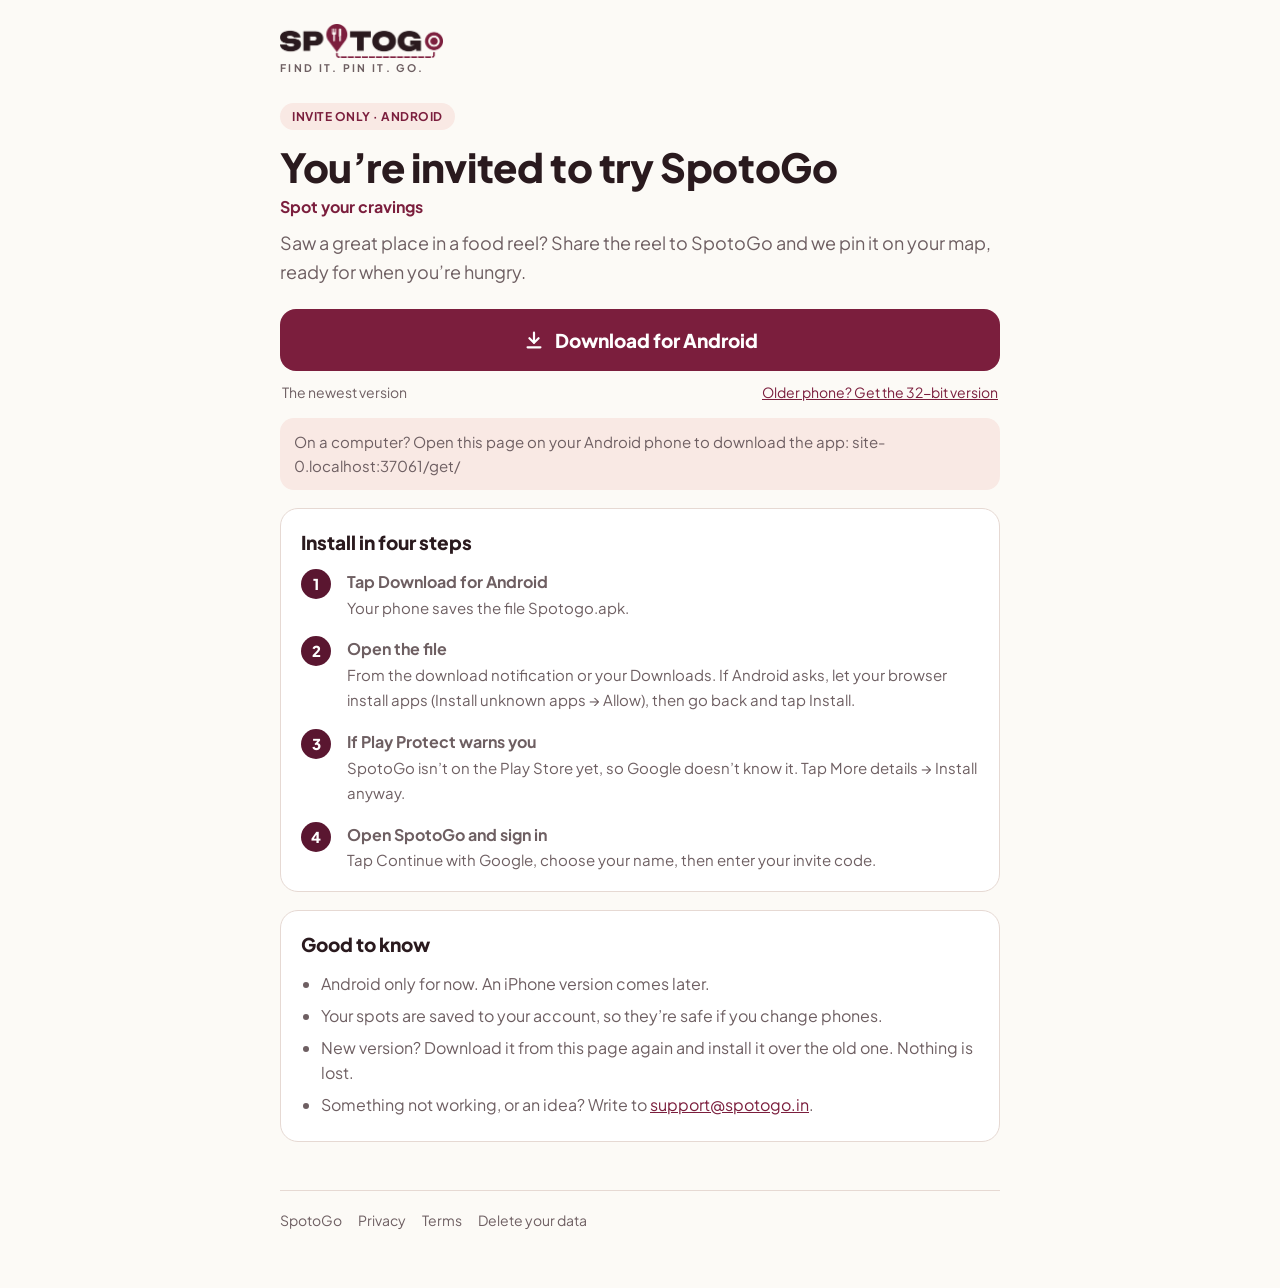
<file: get/index.html>
<!doctype html>
<html lang="en">
<head>
<meta charset="utf-8" />
<meta name="viewport" content="width=device-width, initial-scale=1, viewport-fit=cover" />
<title>Get SpotoGo</title>
<meta name="description" content="Spot your cravings. Share a food reel and we pin it on your map. Download the Android app and sign in with your invite code." />
<meta name="theme-color" content="#FCFAF6" />
<meta name="robots" content="noindex" />
<meta property="og:title" content="You're invited to try SpotoGo" />
<meta property="og:description" content="Spot your cravings. Share a food reel and we pin it on your map." />
<meta property="og:image" content="https://spotogo.in/invite-card.png" />
<link rel="icon" type="image/png" href="../favicon.png" />
<link rel="preconnect" href="https://fonts.googleapis.com" />
<link rel="preconnect" href="https://fonts.gstatic.com" crossorigin />
<link rel="stylesheet" href="https://fonts.googleapis.com/css2?family=Plus+Jakarta+Sans:wght@400;500;600;700;800&display=swap" />
<link rel="stylesheet" href="../site.css?v=6" />
<!--
  Friends' trial page (user, 2026-11-20). Not linked from the site; shared with invite codes:
  spotogo.in/get?code=FRIENDS20 shows that code at the top. The download is always the newest
  GitHub release (latest/download/Spotogo.apk), so this page never needs editing for a release.
-->
<style>
  .pill { display: inline-block; background: var(--accent-soft); color: var(--accent); font-weight: 700; font-size: 12px;
    letter-spacing: .5px; text-transform: uppercase; padding: 4px 12px; border-radius: 999px; }
  h1 { font-size: clamp(28px, 7vw, 40px); line-height: 1.15; margin: 14px 0 10px; }
  .lead { font-size: 18px; margin: 0 0 22px; }
  .invite { background: var(--dark-green); color: #fff; border-radius: 18px; padding: 16px 18px; margin: 0 0 18px; }
  .invite .label { font-size: 12px; font-weight: 700; letter-spacing: .6px; text-transform: uppercase; opacity: .8; }
  .invite .row { display: flex; align-items: center; gap: 12px; flex-wrap: wrap; margin-top: 6px; }
  .invite b { font-family: ui-monospace, monospace; font-size: 24px; letter-spacing: 1px; word-break: break-all; }
  .invite button { margin-left: auto; border: 0; background: var(--mint); color: var(--on-mint); font: inherit; font-weight: 700;
    padding: 8px 16px; border-radius: 999px; cursor: pointer; }
  .invite .label, .invite p { color: rgba(255, 255, 255, .86); }
  .invite p { margin: 8px 0 0; font-size: 14px; }
  .dl { display: flex; align-items: center; justify-content: center; gap: 10px; background: var(--mint); color: var(--on-mint);
    text-decoration: none; font-weight: 800; font-size: 19px; padding: 16px 20px; border-radius: 16px; }
  .dl:active { transform: scale(.99); }
  .dl svg { width: 22px; height: 22px; }
  .sub { display: flex; justify-content: space-between; gap: 12px; flex-wrap: wrap; margin: 10px 2px 0; font-size: 14px; color: var(--muted); }
  .note { background: var(--accent-soft); border-radius: 14px; padding: 12px 14px; margin: 14px 0 0; font-size: 15px; }
  ol.steps { list-style: none; counter-reset: s; padding: 0; margin: 4px 0 0; }
  ol.steps li { counter-increment: s; position: relative; padding: 0 0 16px 46px; }
  ol.steps li:last-child { padding-bottom: 0; }
  ol.steps li::before { content: counter(s); position: absolute; left: 0; top: 0; width: 30px; height: 30px; border-radius: 50%;
    background: var(--dark-green); color: #fff; font-weight: 800; display: flex; align-items: center; justify-content: center; font-size: 15px; }
  ol.steps b { display: block; }
  ol.steps span { color: var(--muted); font-size: 15px; }
  .card h2 { font-size: 19px; margin: 0 0 12px; }
  ul.facts { margin: 0; padding-left: 20px; }
  ul.facts li { margin: 6px 0; }
  .motto { margin: -6px 0 10px; font-weight: 700; color: var(--accent); }
</style>
</head>
<body>
<main>
  <a class="brand" href="../"><span class="logo-text"><img class="logo" src="../logo.png" alt="SpotoGo" /><span class="tagline">Find it. Pin it. Go.</span></span></a>

  <span class="pill">Invite only · Android</span>
  <h1>You’re invited to try SpotoGo</h1>
  <p class="motto">Spot your cravings</p>
  <p class="lead">Saw a great place in a food reel? Share the reel to SpotoGo and we pin it on your map, ready for when you’re hungry.</p>

  <div class="invite" id="invite" hidden>
    <div class="label">Your invite code</div>
    <div class="row"><b id="code"></b><button type="button" id="copy">Copy</button></div>
    <p>You’ll type it in the app right after you sign in.</p>
  </div>

  <a class="dl" id="dl" href="https://github.com/sandeepkramesan/spotogo/releases/latest/download/Spotogo.apk">
    <svg viewBox="0 0 24 24" fill="none" stroke="currentColor" stroke-width="2.4" stroke-linecap="round" stroke-linejoin="round" aria-hidden="true"><path d="M12 4v11"/><path d="m7 10 5 5 5-5"/><path d="M5 20h14"/></svg>
    Download for Android
  </a>
  <div class="sub">
    <span id="ver">The newest version</span>
    <a href="https://github.com/sandeepkramesan/spotogo/releases/latest/download/Spotogo-32bit.apk">Older phone? Get the 32-bit version</a>
  </div>
  <p class="note" id="elsewhere" hidden></p>

  <section class="card">
    <h2>Install in four steps</h2>
    <ol class="steps">
      <li><b>Tap Download for Android</b><span>Your phone saves the file Spotogo.apk.</span></li>
      <li><b>Open the file</b><span>From the download notification or your Downloads. If Android asks, let your browser install apps (Install unknown apps → Allow), then go back and tap Install.</span></li>
      <li><b>If Play Protect warns you</b><span>SpotoGo isn’t on the Play Store yet, so Google doesn’t know it. Tap More details → Install anyway.</span></li>
      <li><b>Open SpotoGo and sign in</b><span>Tap Continue with Google, choose your name, then enter your invite code.</span></li>
    </ol>
  </section>

  <section class="card">
    <h2>Good to know</h2>
    <ul class="facts">
      <li>Android only for now. An iPhone version comes later.</li>
      <li>Your spots are saved to your account, so they’re safe if you change phones.</li>
      <li>New version? Download it from this page again and install it over the old one. Nothing is lost.</li>
      <li>Something not working, or an idea? Write to <a href="mailto:support@spotogo.in">support@spotogo.in</a>.</li>
    </ul>
  </section>

  <footer><a href="../">SpotoGo</a><a href="../privacy">Privacy</a><a href="../terms">Terms</a><a href="../delete-data">Delete your data</a></footer>
</main>
<script>
(function () {
  // The invite code from the link (spotogo.in/get?code=FRIENDS20), letters, numbers and dashes only.
  var raw = new URLSearchParams(location.search).get('code') || '';
  var code = raw.toUpperCase().replace(/[^A-Z0-9-]/g, '').slice(0, 24);
  if (code.length >= 3) {
    document.getElementById('code').textContent = code;
    document.getElementById('invite').hidden = false;
    document.getElementById('copy').onclick = function () {
      var b = this;
      var done = function () { b.textContent = 'Copied'; setTimeout(function () { b.textContent = 'Copy'; }, 1500); };
      if (navigator.clipboard) navigator.clipboard.writeText(code).then(done, function () {});
    };
  }

  // Not on an Android phone: say where to open the page instead.
  var ua = navigator.userAgent;
  var note = document.getElementById('elsewhere');
  if (/iPhone|iPad|iPod/.test(ua)) {
    note.textContent = 'SpotoGo is Android-only for now. Keep this link: the iPhone version comes later.';
    note.hidden = false;
  } else if (!/Android/.test(ua)) {
    note.textContent = 'On a computer? Open this page on your Android phone to download the app: ' + location.host + location.pathname.replace(/index\.html$/, '') + location.search;
    note.hidden = false;
  }

  // Which version the button gives (from GitHub; the page works without it).
  fetch('https://api.github.com/repos/sandeepkramesan/spotogo/releases/latest')
    .then(function (r) { return r.ok ? r.json() : null; })
    .then(function (j) {
      if (j && j.tag_name) document.getElementById('ver').textContent = 'Version ' + String(j.tag_name).replace(/^v/, '');
    })
    .catch(function () {});
})();
</script>
</body>
</html>
</file>
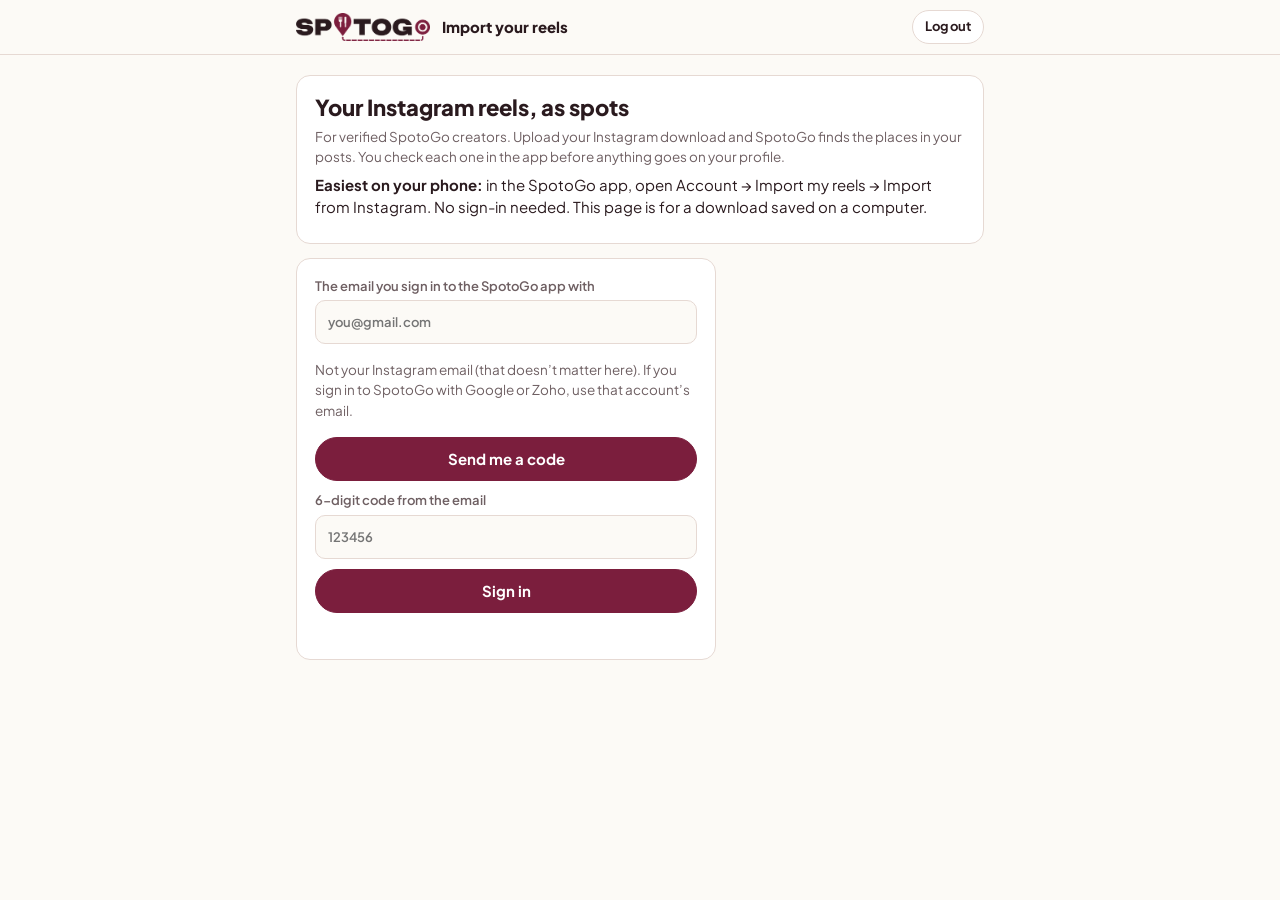
<file: import/index.html>
<!doctype html>
<html lang="en">
<head>
<meta charset="utf-8" />
<meta name="viewport" content="width=device-width, initial-scale=1" />
<title>Import your reels</title>
<meta name="description" content="Verified SpotoGo creators: turn your Instagram reels into spots in one go, from your Instagram download." />
<meta name="robots" content="noindex" />
<meta name="theme-color" content="#FCFAF6" />
<link rel="icon" type="image/png" href="/favicon.png" />
<link rel="preconnect" href="https://fonts.googleapis.com" />
<link href="https://fonts.googleapis.com/css2?family=Plus+Jakarta+Sans:wght@400;500;600;700;800&display=swap" rel="stylesheet" />
<style>
  /* Import my reels, Instagram part (2026-11-20). A verified creator uploads their own Instagram
     download; the page reads only the caption files out of it (the download can be gigabytes of
     video, so the ZIP is never loaded whole) and sends the captions to the API (backend/src/imports.ts).
     They review the spots in the app. */
  :root {
    --bg: #FCFAF6; --card: #FFFFFF; --text: #2A1A1E; --muted: #6E5F62; --border: #E6D9D3;
    --accent: #7B1E3D; --on-accent: #FFFFFF; --hi: #7B1E3D; --soft: #F9E9E4; --bad: #EF4444; --dark: #5A1630;
  }
  * { box-sizing: border-box; }
  body { margin: 0; background: var(--bg); color: var(--text); font-family: 'Plus Jakarta Sans', system-ui, sans-serif; line-height: 1.5; font-size: 15px; }
  header { border-bottom: 1px solid var(--border); }
  .bar { max-width: 720px; margin: 0 auto; padding: 10px 16px; display: flex; align-items: center; gap: 12px; }
  .bar img { height: 28px; display: block; }
  .bar h1 { font-size: 15px; margin: 0; flex: 1; font-weight: 800; }
  main { max-width: 720px; margin: 0 auto; padding: 20px 16px 56px; display: grid; gap: 14px; }
  .card { background: var(--card); border: 1px solid var(--border); border-radius: 14px; padding: 18px; }
  h2 { font-size: 22px; line-height: 1.25; margin: 0 0 6px; font-weight: 800; }
  h3 { font-size: 12px; margin: 0 0 8px; text-transform: uppercase; letter-spacing: .8px; color: var(--hi); font-weight: 800; }
  p { margin: 6px 0; }
  .muted { color: var(--muted); font-size: 13.5px; }
  .btn { border: 1px solid var(--border); background: var(--card); color: var(--text); border-radius: 999px; padding: 10px 18px; font: inherit; font-weight: 700; cursor: pointer; text-decoration: none; display: inline-block; }
  .btn.primary { background: var(--accent); border-color: var(--accent); color: var(--on-accent); }
  .btn.small { padding: 6px 12px; font-size: 13px; }
  .btn:disabled { opacity: .5; cursor: default; }
  input[type=email], input[inputmode] { width: 100%; height: 44px; border: 1px solid var(--border); border-radius: 10px; padding: 0 12px; font: inherit; background: var(--bg); color: var(--text); }
  label { display: grid; gap: 4px; font-size: 13px; color: var(--muted); font-weight: 600; }
  .login { display: grid; gap: 10px; max-width: 420px; }
  ol { margin: 6px 0; padding-left: 20px; }
  ol li { margin: 4px 0; }
  .drop { border: 2px dashed var(--accent); border-radius: 14px; padding: 22px 16px; text-align: center; background: var(--soft); cursor: pointer; }
  .drop.over { background: #F3D9D3; }
  .drop b { display: block; font-size: 16px; }
  .err { color: var(--bad); font-size: 14px; min-height: 18px; }
  .ok { color: var(--hi); font-weight: 700; }
  .bar2 { height: 8px; border-radius: 4px; background: var(--soft); overflow: hidden; }
  .bar2 i { display: block; height: 100%; background: var(--accent); width: 0; }
  .post { border-top: 1px solid var(--border); padding: 8px 0; font-size: 13.5px; white-space: pre-line; overflow-wrap: anywhere; }
  .post:first-of-type { border-top: 0; }
  .row { display: flex; gap: 10px; flex-wrap: wrap; align-items: center; }
  a { color: var(--hi); }
</style>
</head>
<body>
<header><div class="bar">
  <a href="/"><img src="/logo.png" alt="SpotoGo" /></a>
  <h1>Import your reels</h1>
  <button id="logout" class="btn small" hidden>Log out</button>
</div></header>
<main id="app"><p class="muted">Loading…</p></main>

<script>
(function () {
  // ?api=http://localhost:8787 points the page at a local server (local tests only).
  var LOCAL = new URLSearchParams(location.search).get('api');
  var API = LOCAL && /^http:\/\/localhost:\d+$/.test(LOCAL) ? LOCAL : 'https://api.spotogo.in';
  var KEY = 'spotogo.import.session';
  var MAX = 1500;
  var session = null;
  try { session = localStorage.getItem(KEY); } catch (e) {}
  var $ = function (id) { return document.getElementById(id); };
  var app = $('app');
  var esc = function (s) { return String(s == null ? '' : s).replace(/[&<>"']/g, function (c) { return { '&': '&amp;', '<': '&lt;', '>': '&gt;', '"': '&quot;', "'": '&#39;' }[c]; }); };
  var n = function (x) { return Number(x || 0).toLocaleString('en-IN'); };

  function api(path, opts) {
    opts = opts || {};
    return fetch(API + path, {
      method: opts.method || (opts.body ? 'POST' : 'GET'),
      headers: Object.assign({ 'content-type': 'application/json' }, session ? { authorization: 'Bearer ' + session } : {}),
      body: opts.body ? JSON.stringify(opts.body) : undefined,
    }).then(function (r) {
      return r.json().catch(function () { return {}; }).then(function (j) {
        if (!r.ok) { var e = new Error(j.error || ('Error ' + r.status)); e.status = r.status; throw e; }
        return j;
      });
    });
  }
  function logout(msg) { session = null; try { localStorage.removeItem(KEY); } catch (e) {} showLogin(msg); }
  $('logout').onclick = function () { logout(); };

  // ---------- Sign in (the email of your SpotoGo account) ----------
  function showLogin(msg) {
    $('logout').hidden = true;
    app.innerHTML =
      '<div class="card"><h2>Your Instagram reels, as spots</h2>' +
      '<p class="muted">For verified SpotoGo creators. Upload your Instagram download and SpotoGo finds the places in your posts. You check each one in the app before anything goes on your profile.</p>' +
      '<p><b>Easiest on your phone:</b> in the SpotoGo app, open Account → Import my reels → Import from Instagram. No sign-in needed. This page is for a download saved on a computer.</p></div>' +
      '<div class="card login"><label>The email you sign in to the SpotoGo app with<input id="email" type="email" autocomplete="email" placeholder="you@gmail.com" /></label>' +
      '<p class="muted">Not your Instagram email (that doesn’t matter here). If you sign in to SpotoGo with Google or Zoho, use that account’s email.</p>' +
      '<button id="send" class="btn primary">Send me a code</button>' +
      '<label id="codeLabel" hidden>6-digit code from the email<input id="code" inputmode="numeric" autocomplete="one-time-code" maxlength="6" placeholder="123456" /></label>' +
      '<button id="verify" class="btn primary" hidden>Sign in</button>' +
      '<div id="loginErr" class="err">' + esc(msg || '') + '</div></div>';
    $('send').onclick = function () {
      var email = $('email').value.trim(); if (!email) return;
      $('send').disabled = true; $('loginErr').textContent = '';
      api('/auth/email/start', { body: { email: email, existing: true } }).then(function () {
        $('codeLabel').hidden = false; $('verify').hidden = false; $('code').focus(); $('send').textContent = 'Send again';
      }).catch(function (e) { $('loginErr').textContent = e.message; }).finally(function () { $('send').disabled = false; });
    };
    $('email').onkeydown = function (e) { if (e.key === 'Enter') $('send').click(); };
    $('code').onkeydown = function (e) { if (e.key === 'Enter') $('verify').click(); };
    $('verify').onclick = function () {
      $('verify').disabled = true; $('loginErr').textContent = '';
      api('/auth/email/verify', { body: { email: $('email').value.trim(), code: $('code').value.trim(), existing: true } }).then(function (r) {
        session = r.session; try { localStorage.setItem(KEY, session); } catch (e) {}
        start();
      }).catch(function (e) { $('loginErr').textContent = e.message; }).finally(function () { $('verify').disabled = false; });
    };
  }

  var sources = null;
  function start() {
    if (!session) return showLogin();
    api('/me/imports').then(function (r) {
      sources = r.sources;
      if (!sources.verified) return logout('Importing reels is for verified creators. Ask for verification in the SpotoGo app (Account → Verification), then come back.');
      $('logout').hidden = false;
      showUpload(r.imports);
    }).catch(function (e) {
      if (e.status === 401 || e.status === 403) return logout(e.status === 403 ? e.message : '');
      app.innerHTML = '<div class="card"><p class="err">' + esc(e.message) + '</p></div>';
    });
  }

  // ---------- Upload ----------
  function showUpload(imports) {
    var mine = (imports || []).filter(function (i) { return i.source === 'instagram'; });
    var last = mine[0];
    app.innerHTML =
      (last ? '<div class="card"><h3>Your last Instagram import</h3>' + importLine(last) + '</div>' : '') +
      '<div class="card"><h3>1 · Get your Instagram download</h3><ol>' +
      '<li>In Instagram, open <b>Settings</b> → <b>Accounts Center</b> → <b>Your information and permissions</b> → <b>Download your information</b>.</li>' +
      '<li>Pick <b>Download or transfer information</b>, your account, then <b>Some of your information</b>: tick <b>Content</b> (posts and reels).</li>' +
      '<li>Choose <b>Download to device</b>, <b>Format: JSON</b>, <b>Date range: All time</b>, media quality <b>Low</b> (smaller file).</li>' +
      '<li>Instagram emails you when it’s ready (minutes to a day). Download the ZIP.</li></ol></div>' +
      '<div class="card"><h3>2 · Upload it here</h3>' +
      '<label class="drop" id="drop"><b>Choose your Instagram ZIP</b><span class="muted">or drop it here. You can also pick the posts / reels .json files from it.</span>' +
      '<input id="file" type="file" accept=".zip,.json,application/zip,application/json" multiple hidden /></label>' +
      '<p class="muted">Your photos and videos aren’t uploaded.</p>' +
      '<div id="status" class="err"></div><div id="preview"></div></div>';
    var drop = $('drop');
    $('file').onchange = function () { readFiles([].slice.call(this.files || [])); };
    drop.ondragover = function (e) { e.preventDefault(); drop.classList.add('over'); };
    drop.ondragleave = function () { drop.classList.remove('over'); };
    drop.ondrop = function (e) { e.preventDefault(); drop.classList.remove('over'); readFiles([].slice.call(e.dataTransfer.files || [])); };
  }

  function importLine(i) {
    var c = i.counts || {};
    var read = i.total - i.left;
    return '<p><b>' + n(i.total) + ' posts</b> · ' + n(read) + ' read · ' + n(i.toReview) + ' to review · ' + n(c.saved) + ' saved</p>' +
      '<div class="bar2"><i style="width:' + (i.total ? Math.round((read / i.total) * 100) : 0) + '%"></i></div>' +
      '<p class="muted">' + (i.left ? 'SpotoGo is still reading them. You can close this page.' : 'All read.') +
      ' Review them in the app: <b>Account → Import my reels</b>.</p>';
  }

  // ---------- Reading the download ----------
  function status(t, bad) { var s = $('status'); s.className = bad ? 'err' : 'muted'; s.textContent = t; }

  function readFiles(files) {
    if (!files.length) return;
    $('preview').innerHTML = '';
    status('Reading your download…');
    var texts = [];
    var html = false;
    var chain = Promise.resolve();
    files.forEach(function (f) {
      chain = chain.then(function () {
        if (/\.json$/i.test(f.name)) return f.text().then(function (t) { texts.push(t); });
        if (/\.html?$/i.test(f.name)) { html = true; return; }
        return zipJsonFiles(f).then(function (r) { texts.push.apply(texts, r.texts); html = html || r.html; });
      });
    });
    chain.then(function () {
      var posts = postsFrom(texts);
      if (!posts.length) {
        return status(html
          ? 'This download is in HTML. Ask Instagram for it again with Format: JSON.'
          : 'We couldn’t find any posts in it. Make sure “Content” (posts and reels) was ticked.', true);
      }
      showPreview(posts);
    }).catch(function (e) { status('We couldn’t read that file: ' + (e && e.message ? e.message : e), true); });
  }

  // A ZIP's table of contents is at its end: read that, then only the .json files about posts and reels.
  function zipJsonFiles(file) {
    var size = file.size;
    var tailLen = Math.min(size, 66000 + 22);
    return file.slice(size - tailLen).arrayBuffer().then(function (buf) {
      var v = new DataView(buf);
      var eocd = -1;
      for (var i = buf.byteLength - 22; i >= 0; i--) if (v.getUint32(i, true) === 0x06054b50) { eocd = i; break; }
      if (eocd < 0) throw new Error('not a ZIP file');
      var count = v.getUint16(eocd + 10, true);
      var cdSize = v.getUint32(eocd + 12, true);
      var cdOff = v.getUint32(eocd + 16, true);
      var zip64 = cdOff === 0xffffffff || count === 0xffff;
      var findCd = zip64 ? zip64Directory(file, size - tailLen, v, eocd) : Promise.resolve({ off: cdOff, size: cdSize });
      return findCd.then(function (cd) { return file.slice(cd.off, cd.off + cd.size).arrayBuffer(); });
    }).then(function (cdBuf) {
      var v = new DataView(cdBuf);
      var wanted = [];
      var html = false;
      var dec = new TextDecoder();
      for (var p = 0; p + 46 <= cdBuf.byteLength && v.getUint32(p, true) === 0x02014b50; ) {
        var method = v.getUint16(p + 10, true);
        var csize = v.getUint32(p + 20, true);
        var nameLen = v.getUint16(p + 28, true), extraLen = v.getUint16(p + 30, true), commentLen = v.getUint16(p + 32, true);
        var local = v.getUint32(p + 42, true);
        var name = dec.decode(new Uint8Array(cdBuf, p + 46, nameLen));
        if (csize === 0xffffffff || local === 0xffffffff) {
          // ZIP64 sizes and offsets live in the extra field.
          var e = p + 46 + nameLen, end = e + extraLen;
          while (e + 4 <= end) {
            var id = v.getUint16(e, true), len = v.getUint16(e + 2, true), q = e + 4;
            if (id === 1) {
              if (v.getUint32(p + 24, true) === 0xffffffff) q += 8; // uncompressed size
              if (csize === 0xffffffff) { csize = Number(v.getBigUint64(q, true)); q += 8; }
              if (local === 0xffffffff) { local = Number(v.getBigUint64(q, true)); }
            }
            e += 4 + len;
          }
        }
        // Posts and reels: content/posts_1.json, content/reels.json, … (not messages or other activity).
        if (/(^|\/)content\/[^/]*\.json$/i.test(name) || /(^|\/)(posts_\d+|reels|igtv_videos)\.json$/i.test(name)) wanted.push({ method: method, csize: csize, local: local });
        if (/(^|\/)content\/[^/]*\.html$/i.test(name)) html = true;
        p += 46 + nameLen + extraLen + commentLen;
      }
      return Promise.all(wanted.map(function (w) { return entryText(file, w); })).then(function (texts) { return { texts: texts, html: html }; });
    });
  }
  function zip64Directory(file, tailStart, v, eocd) {
    var loc = eocd - 20;
    if (loc < 0 || v.getUint32(loc, true) !== 0x07064b50) return Promise.reject(new Error('unreadable ZIP'));
    var recOff = Number(v.getBigUint64(loc + 8, true));
    return file.slice(recOff, recOff + 56).arrayBuffer().then(function (b) {
      var r = new DataView(b);
      if (r.getUint32(0, true) !== 0x06064b50) throw new Error('unreadable ZIP');
      return { size: Number(r.getBigUint64(40, true)), off: Number(r.getBigUint64(48, true)) };
    });
  }
  function entryText(file, w) {
    return file.slice(w.local, w.local + 30).arrayBuffer().then(function (h) {
      var v = new DataView(h);
      var start = w.local + 30 + v.getUint16(26, true) + v.getUint16(28, true);
      var blob = file.slice(start, start + w.csize);
      if (w.method === 0) return blob.text();
      if (w.method !== 8) throw new Error('unsupported ZIP compression');
      return new Response(blob.stream().pipeThrough(new DecompressionStream('deflate-raw'))).text();
    });
  }

  // Instagram writes UTF-8 text as if each byte were a character ("Ã°ÂŸÂ“Â" for 📍): put it back.
  function fixText(s) {
    try { return decodeURIComponent(escape(s)); } catch (e) { return s; }
  }
  // Every object with a caption ("title") and a time ("creation_timestamp"), wherever it sits.
  function postsFrom(texts) {
    var out = [];
    var seen = {};
    function walk(x, depth) {
      if (!x || depth > 8) return;
      if (Array.isArray(x)) { x.forEach(function (y) { walk(y, depth + 1); }); return; }
      if (typeof x !== 'object') return;
      if (typeof x.title === 'string' && typeof x.creation_timestamp === 'number') {
        var caption = fixText(x.title).trim();
        var key = caption.slice(0, 200) + '|' + Math.round(x.creation_timestamp / 3600);
        if (caption.length >= 8 && !seen[key]) {
          seen[key] = true;
          var link = JSON.stringify(x).match(/https:\/\/www\.instagram\.com\/(?:p|reel|reels)\/[A-Za-z0-9_-]+\/?/);
          out.push({ caption: caption.slice(0, 5000), takenAt: x.creation_timestamp * 1000, url: link ? link[0] : undefined });
        }
      }
      for (var k in x) if (k !== 'title') walk(x[k], depth + 1);
    }
    texts.forEach(function (t) { try { walk(JSON.parse(t), 0); } catch (e) {} });
    out.sort(function (a, b) { return b.takenAt - a.takenAt; });
    return out;
  }

  function showPreview(posts) {
    var take = posts.slice(0, MAX);
    status('');
    $('preview').innerHTML =
      '<p class="ok">Found ' + n(posts.length) + ' posts' + (posts.length > MAX ? ' (the newest ' + n(MAX) + ' will be imported)' : '') + '.</p>' +
      '<div class="card" style="padding:10px 14px">' + take.slice(0, 4).map(function (p) {
        return '<div class="post"><span class="muted">' + new Date(p.takenAt).toLocaleDateString('en-IN', { day: 'numeric', month: 'short', year: 'numeric' }) + '</span>\n' + esc(p.caption.slice(0, 220)) + (p.caption.length > 220 ? '…' : '') + '</div>';
      }).join('') + '</div>' +
      '<div class="row" style="margin-top:12px"><button id="go" class="btn primary">Import ' + n(take.length) + ' posts</button><span id="goErr" class="err"></span></div>';
    $('go').onclick = function () {
      $('go').disabled = true; $('goErr').textContent = '';
      api('/me/imports', { body: { source: 'instagram', posts: take } }).then(function (r) {
        $('preview').innerHTML = '<div class="card" style="border-color:var(--accent)"><p class="ok">Imported. SpotoGo is reading them now.</p>' + importLine(r.import) +
          '<p><a class="btn primary" href="spotogo://imports">Open SpotoGo to review</a></p></div>';
      }).catch(function (e) { $('goErr').textContent = e.message; $('go').disabled = false; });
    };
  }

  start();
})();
</script>
</body>
</html>
</file>
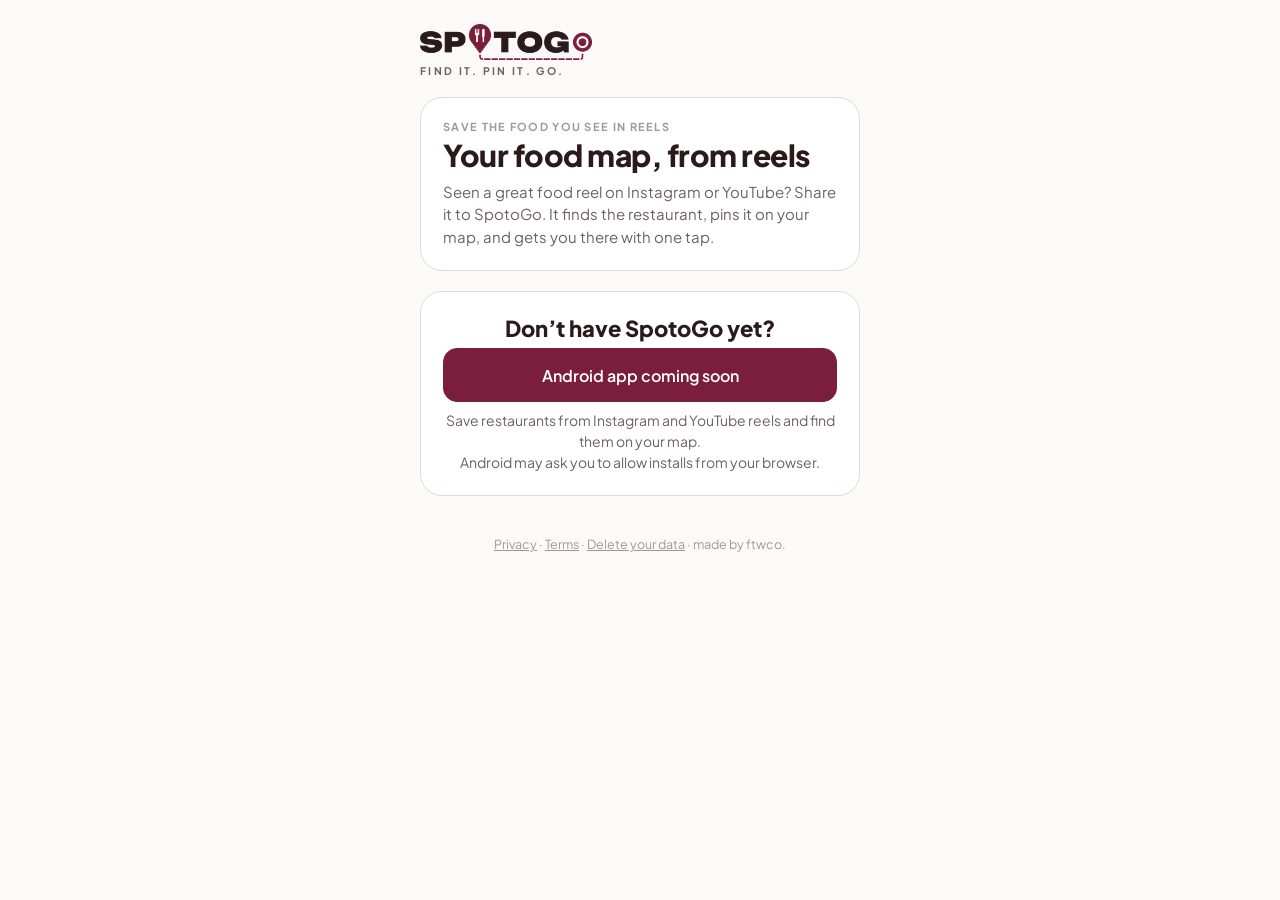
<file: s/index.html>
<!doctype html>
<html lang="en">
<head>
<meta charset="utf-8" />
<meta name="viewport" content="width=device-width, initial-scale=1, viewport-fit=cover" />
<title>SpotoGo</title>
<meta name="description" content="A restaurant shared with you on SpotoGo." />
<meta name="theme-color" content="#FCFAF6" />
<!-- Link previews (WhatsApp, Telegram…). For short links (/s/<id>) the site Worker
     (site/src/index.js) fills in the spot's name and address. -->
<meta property="og:type" content="website" />
<meta property="og:site_name" content="SpotoGo" />
<meta property="og:title" content="SpotoGo" />
<meta property="og:description" content="A restaurant shared with you on SpotoGo." />
<meta property="og:url" content="https://spotogo.in/s/" />
<meta property="og:image" content="https://spotogo.in/share-card.png" />
<meta property="og:image:width" content="1200" />
<meta property="og:image:height" content="630" />
<meta name="twitter:card" content="summary_large_image" />
<link rel="icon" type="image/png" href="../favicon.png" />
<link rel="preconnect" href="https://fonts.googleapis.com" />
<link rel="preconnect" href="https://fonts.gstatic.com" crossorigin />
<link rel="stylesheet" href="https://fonts.googleapis.com/css2?family=Plus+Jakarta+Sans:wght@400;500;600;700;800&display=swap" />
<!--
  SpotoGo share landing page. The spot is a base64url JSON payload (format v1, same as
  src/lib/spot-codec.ts): short links /s/<id> get it from the site Worker (window.FS_PAYLOAD),
  older long links carry it in the URL fragment (#<payload>).
  On Android it first tries to open the app (spotogo://add?d=…) and comes back here with
  ?noapp=1 if SpotoGo isn't installed. Set APK_URL below when the APK is published.
-->
<style>
  :root {
    /* Wine & Olive palette (same as the app's light theme). Light only. */
    --bg: #FCFAF6; --card: #FFFFFF; --text: #2A1A1E; --muted: #6E5F62; --faint: #A3969A;
    --border: #E6D9D3; --accent: #7B1E3D; --accent-soft: #F9E9E4; --on-accent: #FFFFFF; --link: #7B1E3D;
    color-scheme: light;
  }
  * { box-sizing: border-box; }
  html, body { margin: 0; background: var(--bg); color: var(--text); }
  body {
    font-family: 'Plus Jakarta Sans', system-ui, sans-serif;
    min-height: 100vh; display: flex; justify-content: center;
    padding: max(24px, env(safe-area-inset-top)) 16px 40px;
    -webkit-font-smoothing: antialiased;
  }
  main { width: 100%; max-width: 440px; display: flex; flex-direction: column; gap: 20px; }
  .brand { display: flex; align-items: center; gap: 10px; }
  .logo-text { display: flex; flex-direction: column; align-items: flex-start; }
  .logo { height: 36px; width: auto; display: block; }
  .tagline { font-size: 10.5px; font-weight: 700; letter-spacing: 0.22em; text-transform: uppercase; color: var(--muted); margin-top: 4px; }
  .card { background: var(--card); border: 1px solid var(--border); border-radius: 22px; padding: 22px; }
  .label { font-size: 11px; font-weight: 700; letter-spacing: 1.3px; text-transform: uppercase; color: var(--faint); }
  h1 { font-weight: 800; font-size: 30px; line-height: 1.12; letter-spacing: -0.5px; margin: 6px 0 8px; overflow-wrap: anywhere; }
  .address { color: var(--muted); font-size: 15px; line-height: 1.5; margin: 0; }
  .creator { display: flex; align-items: center; gap: 12px; margin-top: 18px; padding-top: 18px; border-top: 1px solid var(--border); }
  .avatar { width: 40px; height: 40px; border-radius: 50%; background: var(--accent); color: var(--on-accent); display: grid; place-items: center; font-weight: 700; flex: none; }
  .creator .who { font-weight: 700; }
  .creator .handle { color: var(--muted); font-size: 14px; }
  .actions { display: grid; gap: 10px; }
  .row { display: grid; grid-template-columns: 1fr 1fr; gap: 10px; }
  .btn { display: flex; align-items: center; justify-content: center; gap: 8px; height: 54px; border-radius: 14px; font: 600 16px 'Plus Jakarta Sans', system-ui, sans-serif; text-decoration: none; border: 1.5px solid var(--border); color: var(--text); background: transparent; cursor: pointer; }
  .btn.primary { background: var(--accent); border-color: var(--accent); color: var(--on-accent); }
  .btn:active { opacity: .75; }
  .download { text-align: center; }
  .download p { color: var(--muted); font-size: 14px; line-height: 1.5; margin: 8px 0 0; }
  .download .older { font-size: 12.5px; color: var(--faint); margin-top: 14px; }
  .download .older a { color: var(--link); font-weight: 600; text-decoration: none; }
  .download h2 { font-weight: 800; font-size: 22px; margin: 0 0 6px; }
  .links a { color: inherit; }
  .note { color: var(--faint); font-size: 12.5px; text-align: center; margin: 0; }
  .hidden { display: none !important; }
</style>
</head>
<body>
<main>
  <div class="brand">
    <div class="logo-text"><img class="logo" src="../logo.png" alt="SpotoGo" /><div class="tagline">Find it. Pin it. Go.</div></div>
  </div>

  <section class="card" id="spot">
    <div class="label" id="place">Shared with you</div>
    <h1 id="name">A food spot for you</h1>
    <p class="address" id="address">Open this link on your phone to see it in SpotoGo.</p>
    <div class="creator hidden" id="creator">
      <div class="avatar" id="initial"></div>
      <div>
        <div class="label">From the reel by</div>
        <div><span class="who" id="who"></span> <span class="handle" id="handle"></span></div>
      </div>
    </div>
  </section>

  <div class="actions" id="actions">
    <a class="btn primary" id="open" href="#">Open in SpotoGo</a>
    <div class="row">
      <a class="btn" id="directions" target="_blank" rel="noopener">Directions</a>
      <a class="btn" id="reel" target="_blank" rel="noopener">Watch the reel</a>
    </div>
  </div>

  <section class="card download">
    <h2>Don’t have SpotoGo yet?</h2>
    <a class="btn primary" id="download" href="#">Download for Android</a>
    <p>Save restaurants from Instagram and YouTube reels and find them on your map.<br />
      Android may ask you to allow installs from your browser.</p>
    <p class="older" id="older-wrap">Older phone and the app won’t install?
      <a id="download32" href="#">Get the 32-bit version</a></p>
  </section>

  <p class="note" id="note"></p>
  <p class="note links"><a href="../privacy">Privacy</a> · <a href="../terms">Terms</a> · <a href="../delete-data">Delete your data</a> · made by ftwco.</p>
</main>

<script>
(function () {
  // Where the APK is downloaded from (e.g. a GitHub Releases "latest" asset URL).
  // Spotogo.apk is 64-bit only (nearly every phone); Spotogo-32bit.apk is for older phones.
  // Empty until SpotoGo is on Google Play: the card then says "Android app coming soon".
  var APK_URL = '';
  var APK_32_URL = '';
  var PACKAGE = 'com.spotogo.app';

  var B64 = 'ABCDEFGHIJKLMNOPQRSTUVWXYZabcdefghijklmnopqrstuvwxyz0123456789-_';
  function decode(s) {
    var clean = s.replace(/[^A-Za-z0-9_-]/g, ''), bytes = [];
    for (var i = 0; i < clean.length; i += 4) {
      var chunk = clean.slice(i, i + 4), padded = (chunk + 'AAAA').slice(0, 4), n = 0;
      for (var j = 0; j < 4; j++) n = (n << 6) | B64.indexOf(padded[j]);
      bytes.push((n >> 16) & 255);
      if (chunk.length > 2) bytes.push((n >> 8) & 255);
      if (chunk.length > 3) bytes.push(n & 255);
    }
    var pct = bytes.map(function (b) { return '%' + ('0' + b.toString(16)).slice(-2); }).join('');
    return JSON.parse(decodeURIComponent(pct));
  }
  function $(id) { return document.getElementById(id); }
  function cityLabel(address) {
    var parts = address.split(',').map(function (p) { return p.trim(); })
      .filter(function (p) { return p && !/\bWard$|\bZone \d+$|^\d{4,6}$/i.test(p); });
    if (parts.length && /^(india|united states|usa|united kingdom|uk|uae|united arab emirates|singapore)$/i.test(parts[parts.length - 1])) parts.pop();
    if (parts.length >= 4) parts.pop();
    return parts.slice(-2).join(' · ');
  }

  var payload = location.hash.slice(1) || window.FS_PAYLOAD || '';
  var spot = null;
  try { spot = payload ? decode(payload) : null; } catch (e) { spot = null; }
  if (!spot || spot.v !== 1) spot = null;

  var isAndroid = /Android/i.test(navigator.userAgent);
  var appLink = spot ? 'spotogo://add?d=' + payload : 'spotogo://';
  // Short links keep their path (/s/<id>); the Worker fills the payload in again on the way back.
  var noApp = /[?&]noapp=1/.test(location.search);
  var fallback = location.origin + location.pathname + '?noapp=1' + location.hash;
  var intentLink = 'intent://' + appLink.replace('spotogo://', '') +
    '#Intent;scheme=spotogo;package=' + PACKAGE +
    ';S.browser_fallback_url=' + encodeURIComponent(fallback) + ';end';

  if (APK_URL) $('download').href = APK_URL;
  else { $('download').removeAttribute('href'); $('download').textContent = 'Android app coming soon'; }
  if (APK_32_URL) $('download32').href = APK_32_URL; else $('older-wrap').classList.add('hidden');

  if (!spot) {
    $('actions').classList.add('hidden');
    // FS_MISSING: a short link the server doesn't know (mistyped, or its owner deleted their account).
    if (payload || window.FS_MISSING) {
      $('note').textContent = 'This link looks incomplete. Ask your friend to share it again.';
    } else {
      // Home page (no shared spot).
      $('place').textContent = 'Save the food you see in reels';
      $('name').textContent = 'Your food map, from reels';
      $('address').textContent = 'Seen a great food reel on Instagram or YouTube? Share it to SpotoGo. ' +
        'It finds the restaurant, pins it on your map, and gets you there with one tap.';
    }
    return;
  }

  document.title = spot.n + ' · SpotoGo';
  $('place').textContent = cityLabel(spot.a || '') || 'Shared with you';
  $('name').textContent = spot.n;
  $('address').textContent = spot.a || '';
  if (spot.c && (spot.c.n || spot.c.h)) {
    $('creator').classList.remove('hidden');
    $('who').textContent = spot.c.n || '@' + spot.c.h;
    $('handle').textContent = spot.c.n && spot.c.h ? '@' + spot.c.h : '';
    $('initial').textContent = ((spot.c.n || spot.c.h).replace(/^[^\p{L}\p{N}]+/u, '')[0] || '?').toUpperCase();
  }
  var dest = spot.nb === 'pin' ? spot.la + ',' + spot.lo : [spot.n, spot.a].filter(Boolean).join(', ');
  $('directions').href = 'https://www.google.com/maps/dir/?api=1&destination=' + encodeURIComponent(dest);
  if (spot.u) $('reel').href = spot.u; else $('reel').classList.add('hidden');
  $('open').href = isAndroid ? intentLink : appLink;

  if (noApp) {
    $('note').textContent = 'SpotoGo isn’t installed on this phone yet. Download it, then open this link again.';
    $('open').classList.remove('primary');
  } else if (isAndroid) {
    // Opens the app if installed; otherwise Chrome loads the ?noapp=1 fallback (this page).
    location.replace(intentLink);
  }
})();
</script>
</body>
</html>
</file>
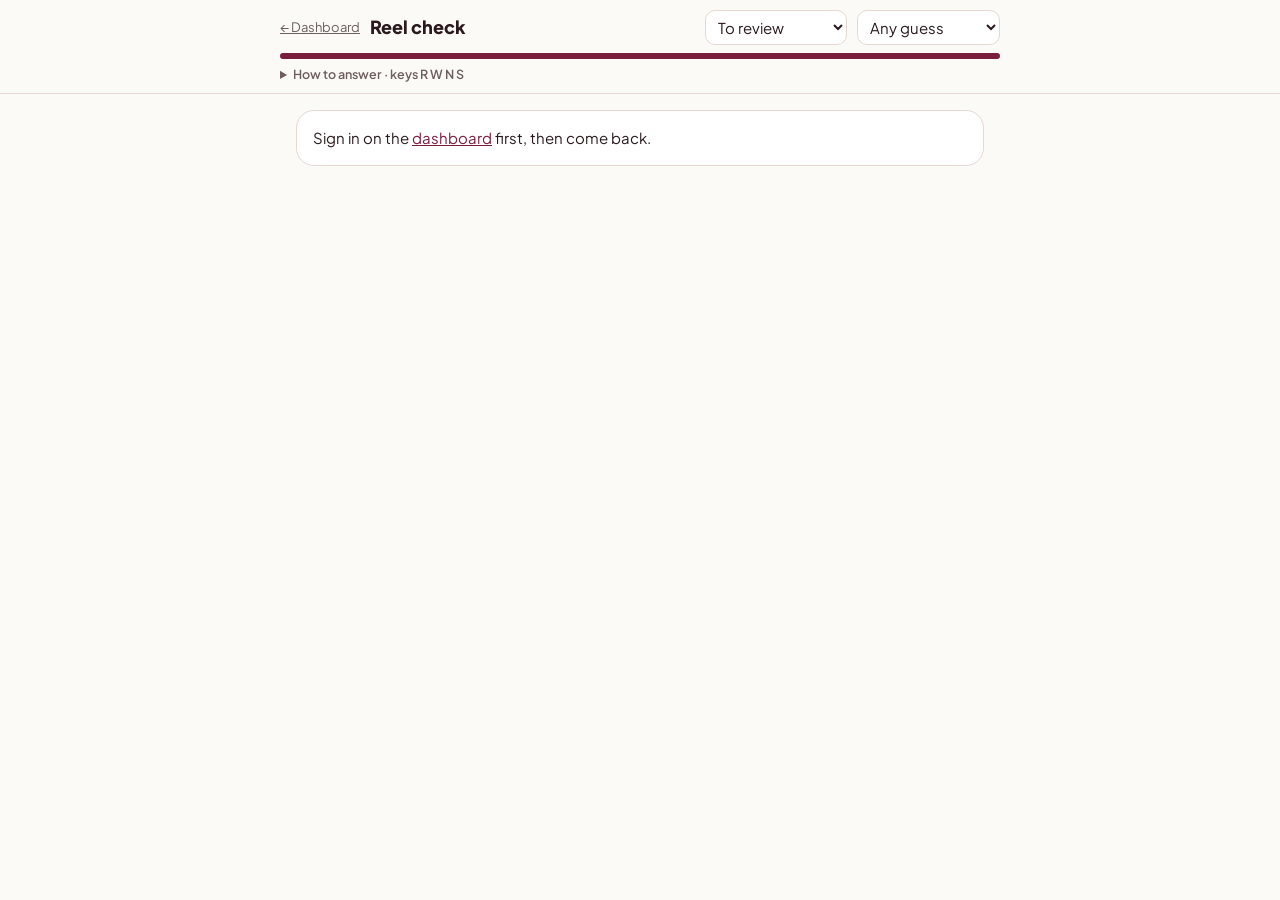
<file: admin/review/index.html>
<!doctype html>
<html lang="en">
<head>
<meta charset="utf-8">
<meta name="viewport" content="width=device-width,initial-scale=1">
<meta name="robots" content="noindex,nofollow">
<title>Reel check · SpotoGo</title>
<link rel="icon" href="/favicon.png">
<link rel="preconnect" href="https://fonts.googleapis.com"><link href="https://fonts.googleapis.com/css2?family=Plus+Jakarta+Sans:wght@400;600;800&display=swap" rel="stylesheet">
<style>
:root{--bg:#FCFAF6;--card:#fff;--text:#2A1A1E;--muted:#6E5F62;--border:#E6D9D3;--mint:#7B1E3D;--deep:#5A1630;--soft:#F9E9E4;--red:#EF4444;--gold:#E7B43A}
@media (prefers-color-scheme:dark){:root{--bg:#0D0B0B;--card:#171414;--text:#F4EFE9;--muted:#B8ADA8;--border:#3A3233;--soft:#4A0F23}}
*{box-sizing:border-box}body{margin:0;background:var(--bg);color:var(--text);font:15px/1.45 'Plus Jakarta Sans',system-ui,sans-serif}
header{position:sticky;top:0;z-index:5;background:var(--bg);border-bottom:1px solid var(--border);padding:10px 16px}
.top{display:flex;align-items:center;gap:10px;flex-wrap:wrap;max-width:720px;margin:auto}
h1{font-size:18px;margin:0;font-weight:800}.grow{flex:1}
.bar{height:6px;background:var(--border);border-radius:3px;overflow:hidden;max-width:720px;margin:8px auto 0}.bar>i{display:block;height:100%;background:var(--mint)}
select,button,input{font:inherit}select{padding:6px 8px;border:1px solid var(--border);border-radius:10px;background:var(--card);color:var(--text)}
main{max-width:720px;margin:auto;padding:16px}
.card{background:var(--card);border:1px solid var(--border);border-radius:18px;padding:16px;margin-bottom:16px}
.meta{color:var(--muted);font-size:13px}.chip{display:inline-block;border:1px solid var(--border);border-radius:999px;padding:1px 9px;font-size:12px;margin:2px 4px 0 0;color:var(--muted)}
.cap{white-space:pre-wrap;font-size:13.5px;color:var(--muted);max-height:9em;overflow:hidden;margin:8px 0;cursor:pointer;border-left:3px solid var(--border);padding-left:10px}
.cap.open{max-height:none}
.guess{background:var(--soft);border-radius:14px;padding:12px 14px;margin:10px 0}
.guess b{font-size:17px}.conf{font-size:11px;font-weight:800;letter-spacing:.6px;text-transform:uppercase;border-radius:999px;padding:2px 8px;margin-left:6px}
.c-exact{background:var(--mint);color:#FFFFFF}.c-approx{background:var(--gold);color:#3a2a00}.c-choose{background:#2F6FDB;color:#fff}.c-none{background:var(--border);color:var(--text)}
.btns{display:flex;gap:8px;flex-wrap:wrap;margin-top:10px}
.btn{border:1.5px solid var(--border);background:var(--card);color:var(--text);border-radius:999px;padding:9px 16px;font-weight:600;cursor:pointer;text-decoration:none}
.btn.ok{background:var(--mint);border-color:var(--mint);color:#FFFFFF}.btn.no{border-color:var(--red);color:var(--red)}
.btn.sel{outline:3px solid var(--deep);outline-offset:1px}
.alts{display:none;margin-top:10px}.wrongopen .alts{display:block}
.alt{display:block;width:100%;text-align:left;margin:6px 0;border-radius:12px}
.row{display:flex;gap:8px;margin-top:8px}.row input{flex:1;min-width:0;padding:9px 12px;border:1px solid var(--border);border-radius:12px;background:var(--bg);color:var(--text)}
.done{opacity:.55}.verdict{font-weight:800;font-size:13px;margin-left:8px}
a{color:var(--mint)}iframe{width:100%;max-width:400px;height:560px;border:0;border-radius:12px;display:block;margin:10px auto 0}
.hint{color:var(--muted);font-size:12.5px;max-width:720px;margin:6px auto 0}
details.hint summary{cursor:pointer;font-weight:600}details.hint[open] summary{margin-bottom:4px}
.pl{border:1px solid var(--border);border-radius:14px;padding:10px 12px;margin:8px 0}
.pl .listed{font-size:12.5px;color:var(--muted)}.pl .found{margin:4px 0}
.pl .btns{margin-top:6px}.pl .btn{padding:6px 12px;font-size:13px}
.pl.wrongopen .alts{display:block}
.pnum{display:inline-block;min-width:22px;height:22px;border-radius:11px;background:var(--deep);color:#fff;font-size:12px;font-weight:800;text-align:center;line-height:22px;margin-right:6px}
.missed .row{margin-top:6px}
.nip{display:flex;gap:8px;align-items:flex-start;margin-top:10px;font-size:13.5px;cursor:pointer}.nip input{margin-top:3px;width:16px;height:16px}
.nf{display:none;margin-top:10px;border:1px solid var(--border);border-radius:14px;padding:10px 12px}.nfopen .nf{display:block}
.nf .btn{padding:6px 14px;font-size:13px}.prev{font-size:12.5px;color:var(--muted);margin-top:6px}
</style>
</head>
<body>
<header><div class="top"><a href="/admin/" class="meta">← Dashboard</a><h1>Reel check</h1><span id="count" class="meta"></span><span class="grow"></span>
<select id="filter"><option value="todo">To review</option><option value="all">All</option><option value="answered">Answered</option><option value="wrong">Marked wrong</option><option value="multi">Several places</option></select>
<select id="conf"><option value="">Any guess</option><option value="exact">Exact</option><option value="approx">Area only</option><option value="choose">Pick from list</option><option value="none">Nothing found</option></select></div>
<div class="bar"><i id="prog"></i></div>
<details class="hint"><summary>How to answer · keys R W N S</summary>Right = SpotoGo found the right restaurant. Wrong = pick the right one or type it; if the name is only in the video (not in the caption or hashtags), tick “Name isn’t in the post”. “Not a food place” = recipes, trips, anything without a restaurant. Lists are checked place by place (“Not a restaurant” = that item isn’t a place to eat). Keys on the first card: R right (all places) · W wrong · N not food (then 1 recipe · 2 trip · 3 other, Enter saves) · S skip.</details></header>
<main id="list"><p class="meta">Loading…</p></main>
<script>
(function () {
  // ?api=http://localhost:8787 points the page at a local test server (localhost only).
  var local = new URLSearchParams(location.search).get('api');
  var API = local && /^http:\/\/(localhost|127\.0\.0\.1):\d+$/.test(local) ? local : 'https://api.spotogo.in';
  var session = null;
  try { session = localStorage.getItem('spotogo.admin.session'); } catch (e) {}
  var items = [], matching = 0, summary = null;
  var $ = function (id) { return document.getElementById(id); };
  var esc = function (s) { return String(s == null ? '' : s).replace(/[&<>"']/g, function (c) { return { '&': '&amp;', '<': '&lt;', '>': '&gt;', '"': '&quot;', "'": '&#39;' }[c]; }); };

  function api(path, body) {
    return fetch(API + path, {
      method: body ? 'POST' : 'GET',
      headers: Object.assign({ 'content-type': 'application/json' }, session ? { authorization: 'Bearer ' + session } : {}),
      body: body ? JSON.stringify(body) : undefined,
    }).then(function (r) {
      return r.json().catch(function () { return {}; }).then(function (j) {
        if (!r.ok) { var e = new Error(j.error || 'Something went wrong'); e.status = r.status; throw e; }
        return j;
      });
    });
  }

  function query(offset) {
    return '/admin/api/reel-checks?filter=' + $('filter').value + '&conf=' + encodeURIComponent($('conf').value) + '&offset=' + offset + '&limit=30';
  }
  function load(more) {
    return api(query(more ? items.length : 0)).then(function (r) {
      items = more ? items.concat(r.items) : r.items; matching = r.matching; summary = r.summary; render();
    }).catch(function (e) {
      $('list').innerHTML = e.status === 401 || e.status === 403
        ? '<div class="card">Sign in on the <a href="/admin/">dashboard</a> first, then come back.</div>'
        : '<div class="card">' + esc(e.message) + '</div>';
    });
  }

  function label(a) {
    if (!a) return '';
    if (a.places) {
      var n = function (v) { return a.places.filter(function (p) { return p.verdict === v; }).length; };
      return '✓ ' + n('right') + ' right' + (n('wrong') ? ' · ✗ ' + n('wrong') + ' wrong' : '') + (n('notplace') ? ' · ' + n('notplace') + ' not a restaurant' : '') + (a.missed && a.missed.length ? ' · ' + a.missed.length + ' missed' : '');
    }
    return { right: '✓ Right', wrong: '✗ Wrong' + (a.name ? ' → ' + esc(a.name) : a.pick != null ? ' → picked' : '') + (a.notInPost ? ' (not in the post)' : ''), notfood: 'Not food' + (a.kind ? ': ' + (KINDS[a.kind] || a.kind) + (a.note ? ' (' + esc(a.note) + ')' : '') : ''), skip: 'Skipped' }[a.verdict] || '';
  }
  var CONF = { exact: 'exact', approx: 'area only', choose: 'pick', none: 'not found' };
  function found(g) {
    if (!g) return '<b>Reader error</b>';
    var conf = g.confidence || 'none';
    return g.name ? '<b>' + esc(g.name) + '</b><span class="conf c-' + conf + '">' + CONF[conf] + '</span><div class="meta">' + esc(g.address) + (g.outsideIndia ? ' · outside India: ' + esc(g.outsideIndia) : '') + '</div>'
      : '<b>Nothing found</b><span class="conf c-none">not found</span>';
  }
  // A reel that lists several places: one row per place, each answered on its own.
  function multiCard(i) {
    var a = i.answer, prev = a && a.places ? a.places : null;
    var rows = i.places.map(function (p, k) {
      var pa = prev && prev[k] || {}, alts = (p.guess && p.guess.alternatives || []).filter(Boolean);
      var sel = function (v) { return pa.verdict === v ? ' sel' : ''; };
      return '<div class="pl' + (pa.verdict === 'wrong' ? ' wrongopen' : '') + '" data-p="' + k + '" data-v="' + esc(pa.verdict || '') + '" data-pick="' + (pa.pick == null ? '' : pa.pick) + '">' +
        '<div class="listed"><span class="pnum">' + (k + 1) + '</span>The post lists <b>' + esc(p.name) + '</b>' + (p.address ? ' · ' + esc(p.address) : '') + '</div>' +
        '<div class="found">' + (p.error ? '<b>Reader error</b><div class="meta">' + esc(p.error) + '</div>' : found(p.guess)) + '</div>' +
        '<div class="btns"><button class="btn ok' + sel('right') + '" data-act="pv" data-v="right">✓ Right</button><button class="btn no' + sel('wrong') + '" data-act="pv" data-v="wrong">✗ Wrong</button><button class="btn' + sel('notplace') + '" data-act="pv" data-v="notplace">Not a restaurant</button><button class="btn' + sel('skip') + '" data-act="pv" data-v="skip">Skip</button></div>' +
        '<div class="alts">' + (alts.length ? '<div class="meta">Is it one of these?</div>' + alts.map(function (x, j) { return '<button class="btn alt' + (pa.pick === j ? ' sel' : '') + '" data-act="ppick" data-k="' + j + '"><b>' + esc(x.name) + '</b><br><span class="meta">' + esc(x.address) + '</span></button>'; }).join('') : '') +
        '<div class="meta" style="margin-top:8px">Or type it</div><div class="row"><input placeholder="Restaurant name" data-f="name" value="' + esc(pa.name || '') + '"><input placeholder="Area, city" data-f="city" value="' + esc(pa.city || '') + '"></div></div></div>';
    }).join('');
    var missed = (a && a.missed || []).map(missedRow).join('');
    // A one-place right/wrong from before place-by-place checks; not-food and skip answers still stand.
    var settled = a && (a.places || a.verdict === 'notfood' || a.verdict === 'skip');
    var older = a && !settled ? '<div class="prev">Answered before as one place: ' + label(a) + '. Check each place to replace it.</div>' : '';
    return '<div class="card ' + (settled ? 'done' : '') + '" data-code="' + esc(i.code) + '" data-multi="1">' +
      '<div class="meta">@' + esc(i.owner) + ' ' + (i.collections || []).map(function (c) { return '<span class="chip">' + esc(c) + '</span>'; }).join('') + '<span class="verdict">' + (settled ? label(a) : '') + '</span></div>' +
      '<div class="cap" title="Tap to expand">' + esc(i.caption) + '</div>' +
      '<div class="meta"><a href="#" data-act="play">▶ Play the reel here</a> · <a href="' + esc(i.url) + '" target="_blank" rel="noopener">open on Instagram</a></div><div class="player"></div>' + older +
      '<div class="meta" style="margin-top:10px">This reel lists ' + i.places.length + ' places. SpotoGo saves each as its own spot:</div>' + rows +
      '<div class="missed">' + missed + '</div>' +
      '<div class="btns"><button class="btn" data-act="addmissed">+ Add a place it missed</button></div>' +
      '<div class="btns"><button class="btn ok" data-act="saveplaces">Save answers</button><button class="btn" data-act="notfood">Not a food place</button><button class="btn" data-act="skip">Skip</button>' + (a ? '<button class="btn" data-act="clear">Undo</button>' : '') + '</div>' + notFoodPanel(a) + '</div>';
  }
  // "Not a food place": what it is (recipe / trip / other) and a note.
  var KINDS = { recipe: 'Recipe', trip: 'Trip', other: 'Other' };
  function notFoodPanel(a) {
    var k = a && a.verdict === 'notfood' ? a.kind : null;
    return '<div class="nf" data-kind="' + esc(k || '') + '"><div class="meta">What is it?</div><div class="btns">' +
      Object.keys(KINDS).map(function (x, i) { return '<button class="btn' + (k === x ? ' sel' : '') + '" data-act="nfkind" data-k="' + x + '">' + (i + 1) + ' · ' + KINDS[x] + '</button>'; }).join('') +
      '</div><div class="row"><input placeholder="What exactly? e.g. chicken curry recipe, Goa villa stay" data-f="note" maxlength="200" value="' + esc(a && a.note || '') + '"></div>' +
      '<div class="btns"><button class="btn ok" data-act="nfsave">Save</button></div></div>';
  }
  function saveNotFood(c) {
    var p = c.querySelector('.nf'), kind = p.dataset.kind, note = p.querySelector('[data-f=note]').value.trim();
    if (!kind) { p.querySelector('.meta').textContent = 'Pick Recipe, Trip or Other first.'; return; }
    if (kind === 'other' && !note) { p.querySelector('[data-f=note]').focus(); return; }
    answer(c.dataset.code, { verdict: 'notfood', kind: kind, note: note || undefined });
  }
  function missedRow(m) {
    m = m || {};
    return '<div class="row" data-missed="1"><input placeholder="Restaurant it missed" data-f="mname" value="' + esc(m.name || '') + '"><input placeholder="Area, city" data-f="mcity" value="' + esc(m.city || '') + '"></div>';
  }
  // What the card's place rows say; `all` answers every place the same (the R key).
  function placesAnswer(c, all) {
    var places = [].map.call(c.querySelectorAll('.pl'), function (row) {
      var v = all || row.dataset.v || 'skip';
      if (v !== 'wrong') return { verdict: v };
      var pick = row.dataset.pick;
      return { verdict: 'wrong', pick: pick !== '' && pick != null ? Number(pick) : undefined, name: row.querySelector('[data-f=name]').value.trim(), city: row.querySelector('[data-f=city]').value.trim() };
    });
    var missed = [].map.call(c.querySelectorAll('[data-missed]'), function (r) {
      return { name: r.querySelector('[data-f=mname]').value.trim(), city: r.querySelector('[data-f=mcity]').value.trim() };
    }).filter(function (m) { return m.name; });
    return { verdict: 'places', places: places, missed: missed };
  }
  function card(i) {
    if (i.places && i.places.length > 1) return multiCard(i);
    var a = i.answer, conf = i.error ? 'none' : (i.confidence || 'none');
    var guess = i.error ? '<b>Reader error</b><div class="meta">' + esc(i.error) + '</div>'
      : i.name ? '<b>' + esc(i.name) + '</b><span class="conf c-' + conf + '">' + ({ exact: 'exact', approx: 'area only', choose: 'pick', none: 'not found' }[conf]) + '</span><div class="meta">' + esc(i.address) + (i.outsideIndia ? ' · outside India: ' + esc(i.outsideIndia) : '') + '</div>'
      : '<b>Nothing found</b><span class="conf c-none">not found</span>';
    var alts = (i.alternatives || []).filter(Boolean);
    return '<div class="card ' + (a ? 'done' : '') + '" data-code="' + esc(i.code) + '">' +
      '<div class="meta">@' + esc(i.owner) + ' ' + (i.collections || []).map(function (c) { return '<span class="chip">' + esc(c) + '</span>'; }).join('') + '<span class="verdict">' + label(a) + '</span></div>' +
      '<div class="cap" title="Tap to expand">' + esc(i.caption) + '</div>' +
      '<div class="meta"><a href="#" data-act="play">▶ Play the reel here</a> · <a href="' + esc(i.url) + '" target="_blank" rel="noopener">open on Instagram</a>' + (i.pinned && i.pinned.length > 1 ? ' · lists ' + i.pinned.length + ' places' : '') + '</div><div class="player"></div>' +
      '<div class="guess"><div class="meta">SpotoGo found</div>' + guess + '</div>' +
      '<div class="btns"><button class="btn ok" data-act="right">✓ Right</button><button class="btn no" data-act="wrong">✗ Wrong</button><button class="btn" data-act="notfood">Not a food place</button><button class="btn" data-act="skip">Skip</button>' + (a ? '<button class="btn" data-act="clear">Undo</button>' : '') + '</div>' + notFoodPanel(a) +
      '<div class="alts">' + (alts.length ? '<div class="meta">Is it one of these?</div>' + alts.map(function (p, k) { return '<button class="btn alt" data-act="pick" data-k="' + k + '"><b>' + esc(p.name) + '</b><br><span class="meta">' + esc(p.address) + '</span></button>'; }).join('') : '') +
      '<div class="meta" style="margin-top:8px">Or type it</div><div class="row"><input placeholder="Restaurant name" data-f="name" value="' + esc(a && a.name || '') + '"><input placeholder="Area, city" data-f="city" value="' + esc(a && a.city || '') + '"></div>' +
      '<label class="nip"><input type="checkbox" data-f="nip"' + (a && a.notInPost ? ' checked' : '') + '><span><b>Name isn’t in the post</b><br><span class="meta">Only the video shows it: no name in the caption or hashtags. The name is optional then. Saved, but not counted against SpotoGo.</span></span></label>' +
      '<div class="btns"><button class="btn ok" data-act="save">Save</button></div></div></div>';
  }
  function render() {
    if (summary) {
      var ps = summary.places;
      $('count').textContent = summary.reviewed + ' of ' + summary.total + ' reviewed' + (summary.accuracy == null ? '' : ' · reader right ' + summary.accuracy + '%') +
        (summary.notInPost ? ' · ' + summary.notInPost + ' name only in video' : '') +
        (ps && ps.reels ? ' · several places: ' + ps.reviewedReels + ' of ' + ps.reels + ' reels' + (ps.accuracy == null ? '' : ', places right ' + ps.accuracy + '%') : '');
      $('prog').style.width = (summary.total ? 100 * summary.reviewed / summary.total : 0) + '%';
    }
    $('list').innerHTML = items.map(card).join('') +
      (matching > items.length ? '<button class="btn" id="more" style="width:100%">Show more (' + (matching - items.length) + ')</button>' : '') +
      (items.length ? '' : '<p class="meta">Nothing here.</p>');
  }
  function answer(code, body) {
    return api('/admin/api/reel-checks/' + encodeURIComponent(code), Object.assign({}, body)).then(function (res) {
      var it = items.find(function (x) { return x.code === code; });
      var was = it && it.answer;
      if (it) it.answer = body.verdict === 'clear' ? null : Object.assign({}, body, res && res.verdict ? { verdict: res.verdict } : {}, { at: Date.now() });
      if (summary) summary.reviewed += (body.verdict === 'clear' ? (was ? -1 : 0) : (was ? 0 : 1));
      // The place-by-place score in the header follows too.
      var ps = summary && summary.places;
      if (ps) {
        var tally = function (a, sign) {
          if (!a || !a.places) return;
          ps.reviewedReels += sign;
          a.places.forEach(function (p) { if (ps[p.verdict] != null) ps[p.verdict] += sign; });
          ps.missed += sign * (a.missed ? a.missed.length : 0);
        };
        tally(was, -1); tally(it && it.answer, 1);
        ps.accuracy = ps.right + ps.wrong ? Math.round(100 * ps.right / (ps.right + ps.wrong)) : null;
      }
      if ($('filter').value === 'todo' && body.verdict !== 'clear') {
        var el = document.querySelector('.card[data-code="' + CSS.escape(code) + '"]');
        items = items.filter(function (x) { return x.code !== code; }); matching--;
        if (el) { el.style.transition = 'opacity .2s'; el.style.opacity = '0'; setTimeout(render, 180); } else render();
        if (items.length < 5 && matching > items.length) load(true);
      } else render();
    }).catch(function (e) { alert('Couldn’t save: ' + e.message); });
  }
  document.addEventListener('click', function (e) {
    var t = e.target.closest('[data-act],.cap,#more'); if (!t) return;
    if (t.id === 'more') { load(true); return; }
    if (t.classList.contains('cap')) { t.classList.toggle('open'); return; }
    var c = t.closest('.card'), code = c.dataset.code, act = t.dataset.act; e.preventDefault();
    var it = items.find(function (x) { return x.code === code; });
    if (act === 'play') { c.querySelector('.player').innerHTML = '<iframe src="https://www.instagram.com/' + (it.url.indexOf('/p/') >= 0 ? 'p' : 'reel') + '/' + encodeURIComponent(code) + '/embed/" loading="lazy" allowfullscreen></iframe>'; return; }
    if (act === 'notfood') {
      c.classList.toggle('nfopen'); c.classList.remove('wrongopen');
      if (c.classList.contains('nfopen')) c.querySelector('.nf').scrollIntoView({ block: 'nearest' });
      return;
    }
    if (act === 'nfkind') {
      var nf = t.closest('.nf'); nf.dataset.kind = t.dataset.k;
      [].forEach.call(nf.querySelectorAll('[data-act=nfkind]'), function (b) { b.classList.toggle('sel', b === t); });
      nf.querySelector('.meta').textContent = 'What is it?';
      nf.querySelector('[data-f=note]').focus();
      return;
    }
    if (act === 'nfsave') { saveNotFood(c); return; }
    if (act === 'pv') {
      var row = t.closest('.pl'); row.dataset.v = t.dataset.v;
      [].forEach.call(row.querySelectorAll('[data-act=pv]'), function (b) { b.classList.toggle('sel', b === t); });
      row.classList.toggle('wrongopen', t.dataset.v === 'wrong');
      return;
    }
    if (act === 'ppick') {
      var prow = t.closest('.pl'); prow.dataset.pick = t.dataset.k;
      [].forEach.call(prow.querySelectorAll('[data-act=ppick]'), function (b) { b.classList.toggle('sel', b === t); });
      return;
    }
    if (act === 'addmissed') { c.querySelector('.missed').insertAdjacentHTML('beforeend', missedRow()); c.querySelector('.missed [data-missed]:last-child input').focus(); return; }
    if (act === 'saveplaces') {
      var body = placesAnswer(c);
      var bad = body.places.findIndex(function (p) { return p.verdict === 'wrong' && p.pick === undefined && !p.name; });
      if (bad >= 0) { c.querySelectorAll('.pl')[bad].querySelector('[data-f=name]').focus(); return; }
      answer(code, body); return;
    }
    if (act === 'wrong') { c.classList.toggle('wrongopen'); c.querySelector('[data-act=wrong]').classList.toggle('sel'); return; }
    var nip = function () { var x = c.querySelector('[data-f=nip]'); return !!(x && x.checked) || undefined; };
    if (act === 'pick') { answer(code, { verdict: 'wrong', pick: Number(t.dataset.k), notInPost: nip() }); return; }
    if (act === 'save') {
      var name = c.querySelector('[data-f=name]').value.trim(), city = c.querySelector('[data-f=city]').value.trim();
      // With "Name isn't in the post" ticked the name is optional (the reader can't use it anyway).
      if (!name && !nip()) { c.querySelector('[data-f=name]').focus(); return; }
      answer(code, { verdict: 'wrong', name: name, city: city, notInPost: nip() }); return;
    }
    answer(code, { verdict: act });
  });
  document.addEventListener('keydown', function (e) {
    if (e.target.tagName === 'INPUT' && e.target.dataset.f === 'note' && e.key === 'Enter') { saveNotFood(e.target.closest('.card')); return; }
    if (e.target.tagName === 'INPUT' || e.target.tagName === 'SELECT') return;
    var c = document.querySelector('.card[data-code]'); if (!c) return;
    if (c.classList.contains('nfopen') && /^[123]$/.test(e.key)) { c.querySelectorAll('[data-act=nfkind]')[Number(e.key) - 1].click(); e.preventDefault(); return; }
    if (e.key.toLowerCase() === 'n') { c.querySelector('[data-act=notfood]').click(); return; }
    var k = { r: 'right', n: 'notfood', s: 'skip' }[e.key.toLowerCase()];
    if (c.dataset.multi) {
      if (k === 'right') answer(c.dataset.code, placesAnswer(c, 'right'));
      else if (k) answer(c.dataset.code, { verdict: k });
      if (e.key.toLowerCase() === 'w') c.querySelector('.pl [data-v=wrong]').click();
      return;
    }
    if (k) answer(c.dataset.code, { verdict: k });
    if (e.key.toLowerCase() === 'w') c.querySelector('[data-act=wrong]').click();
  });
  $('filter').onchange = function () { load(false); };
  $('conf').onchange = function () { load(false); };
  if (!session) $('list').innerHTML = '<div class="card">Sign in on the <a href="/admin/">dashboard</a> first, then come back.</div>';
  else load(false);
})();
</script>
</body>
</html>
</file>
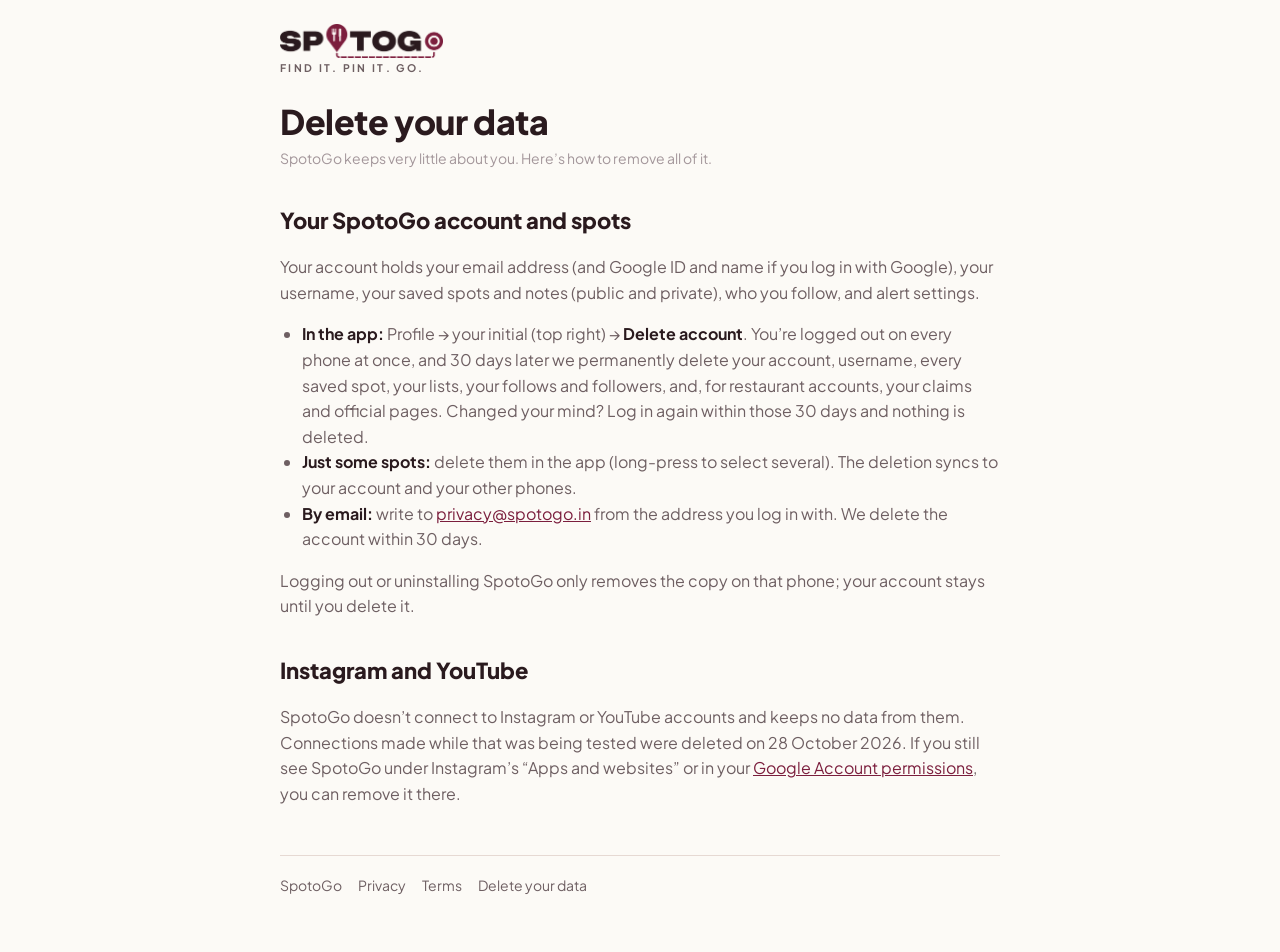
<file: delete-data.html>
<!doctype html>
<html lang="en">
<head>
<meta charset="utf-8" />
<meta name="viewport" content="width=device-width, initial-scale=1, viewport-fit=cover" />
<title>Delete your data · SpotoGo</title>
<meta name="description" content="How to delete your SpotoGo data." />
<meta name="theme-color" content="#FCFAF6" />
<link rel="icon" type="image/png" href="favicon.png" />
<link rel="preconnect" href="https://fonts.googleapis.com" />
<link rel="preconnect" href="https://fonts.gstatic.com" crossorigin />
<link rel="stylesheet" href="https://fonts.googleapis.com/css2?family=Plus+Jakarta+Sans:wght@400;500;600;700;800&display=swap" />
<link rel="stylesheet" href="site.css?v=6" />
</head>
<body>
<main>
  <a class="brand" href="./"><span class="logo-text"><img class="logo" src="logo.png" alt="SpotoGo" /><span class="tagline">Find it. Pin it. Go.</span></span></a>

  <h1>Delete your data</h1>
  <p class="updated">SpotoGo keeps very little about you. Here’s how to remove all of it.</p>

  <div class="card" id="confirmation" hidden>
    <p><strong>Your deletion request was received.</strong> SpotoGo doesn’t keep any Instagram data, so
      there’s nothing left to remove.</p>
    <p>Confirmation code: <span class="code" id="code"></span></p>
  </div>

  <h2>Your SpotoGo account and spots</h2>
  <p>Your account holds your email address (and Google ID and name if you log in with Google), your
    username, your saved spots and notes (public and private), who you follow, and alert settings.</p>
  <ul>
    <li><strong>In the app:</strong> Profile → your initial (top right) → <strong>Delete account</strong>.
      You’re logged out on every phone at once, and 30 days later we permanently delete your account,
      username, every saved spot, your lists, your follows and followers, and, for restaurant accounts, your
      claims and official pages. Changed your mind? Log in again within those 30 days and nothing is deleted.</li>
    <li><strong>Just some spots:</strong> delete them in the app (long-press to select several). The deletion
      syncs to your account and your other phones.</li>
    <li><strong>By email:</strong> write to <a href="mailto:privacy@spotogo.in">privacy@spotogo.in</a>
      from the address you log in with. We delete the account within 30 days.</li>
  </ul>
  <p>Logging out or uninstalling SpotoGo only removes the copy on that phone; your account stays until
    you delete it.</p>

  <h2>Instagram and YouTube</h2>
  <p>SpotoGo doesn’t connect to Instagram or YouTube accounts and keeps no data from them. Connections
    made while that was being tested were deleted on 28 October 2026. If you still see SpotoGo under
    Instagram’s “Apps and websites” or in your
    <a href="https://myaccount.google.com/permissions">Google Account permissions</a>, you can remove it there.</p>

  <footer><a href="./">SpotoGo</a><a href="privacy">Privacy</a><a href="terms">Terms</a><a href="delete-data">Delete your data</a></footer>
</main>
<script>
  // Meta's data-deletion callback links here with ?code=<confirmation code>.
  var code = new URLSearchParams(location.search).get('code');
  if (code && /^[A-Za-z0-9_-]{4,40}$/.test(code)) {
    document.getElementById('code').textContent = code;
    document.getElementById('confirmation').hidden = false;
  }
</script>
</body>
</html>
</file>
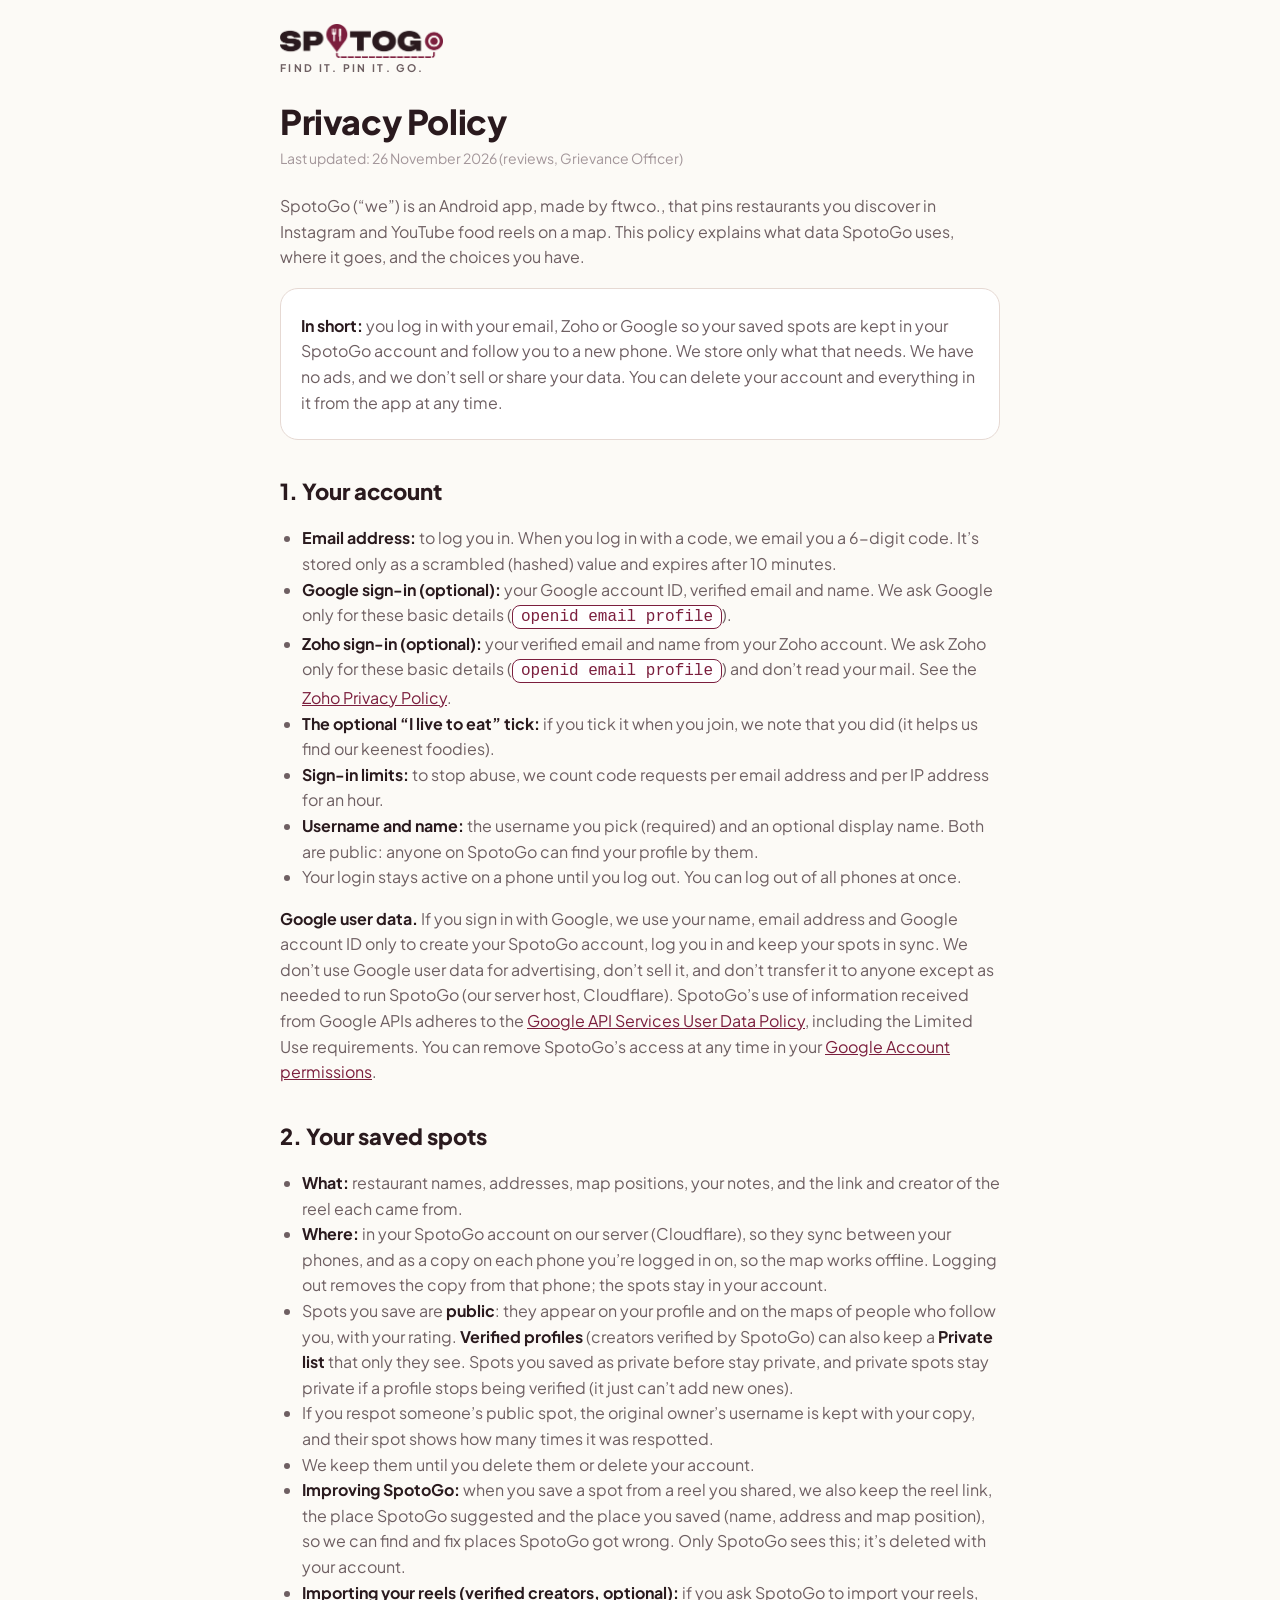
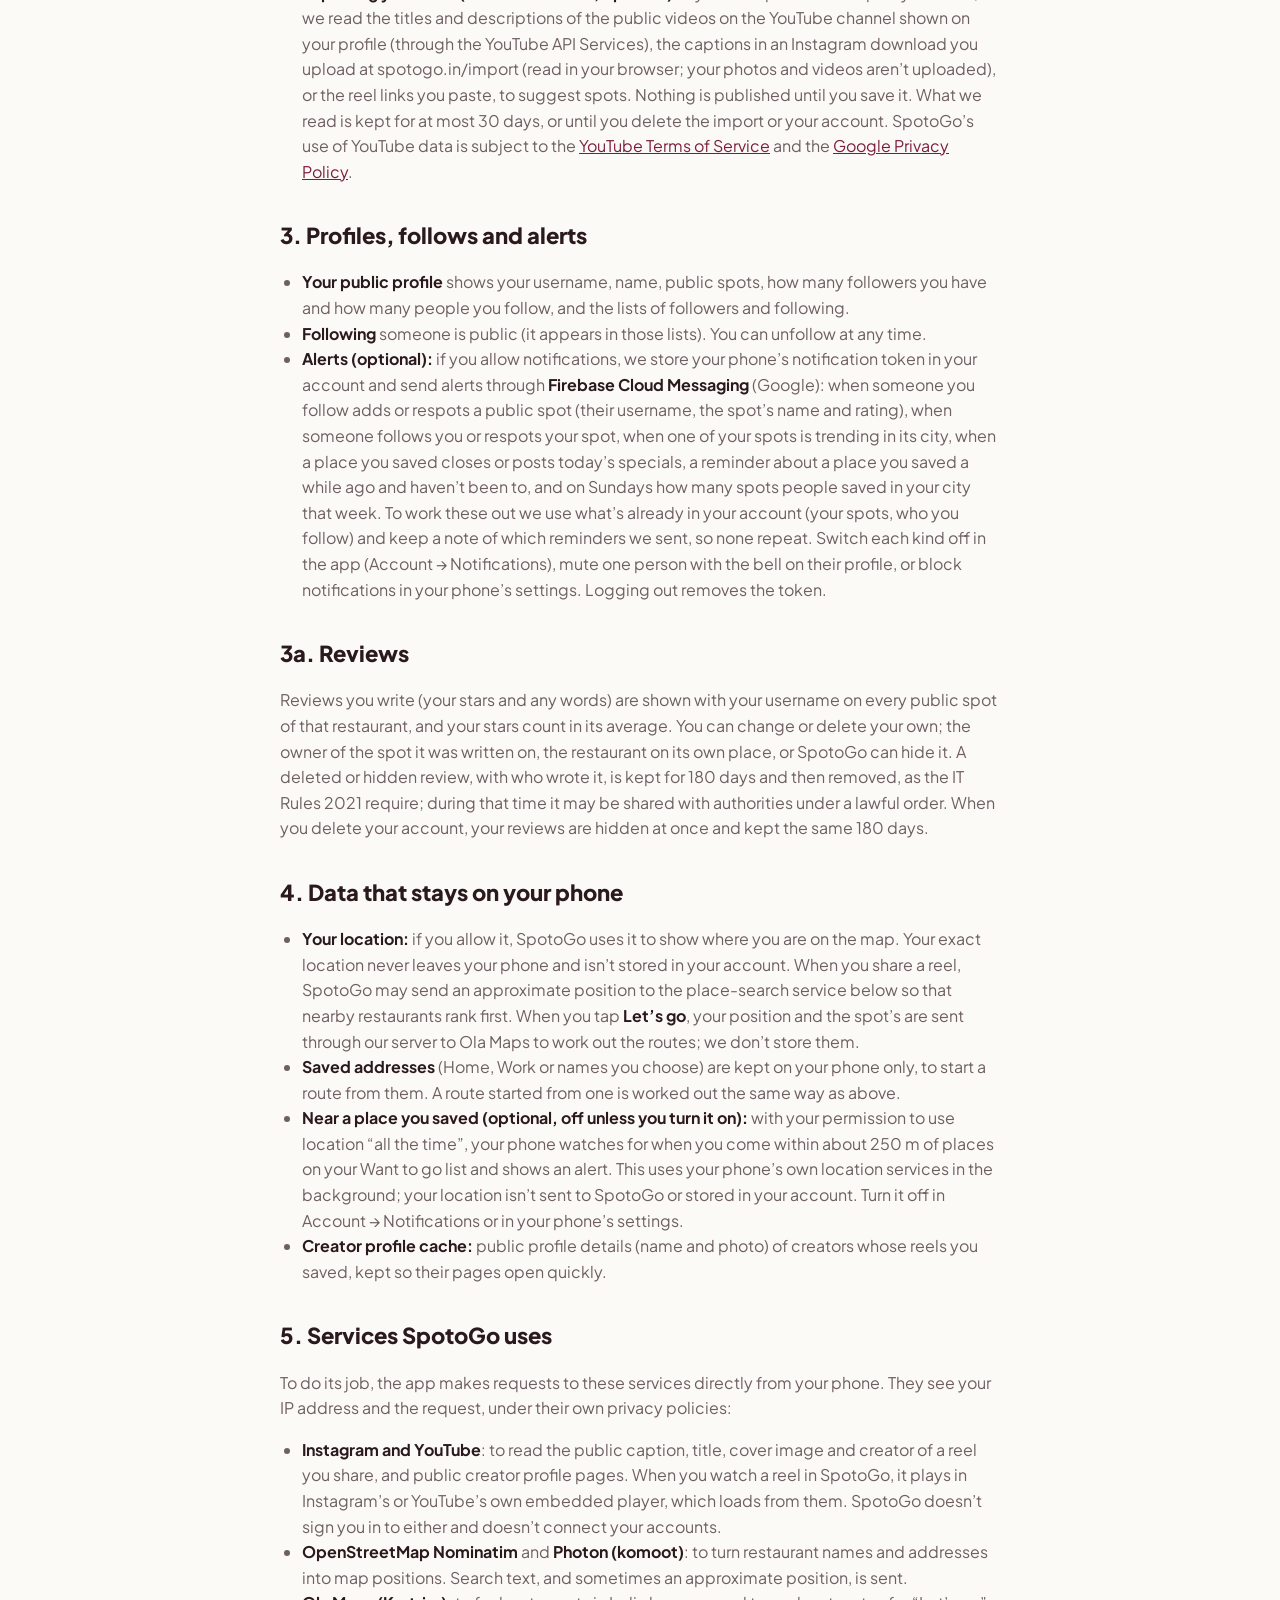
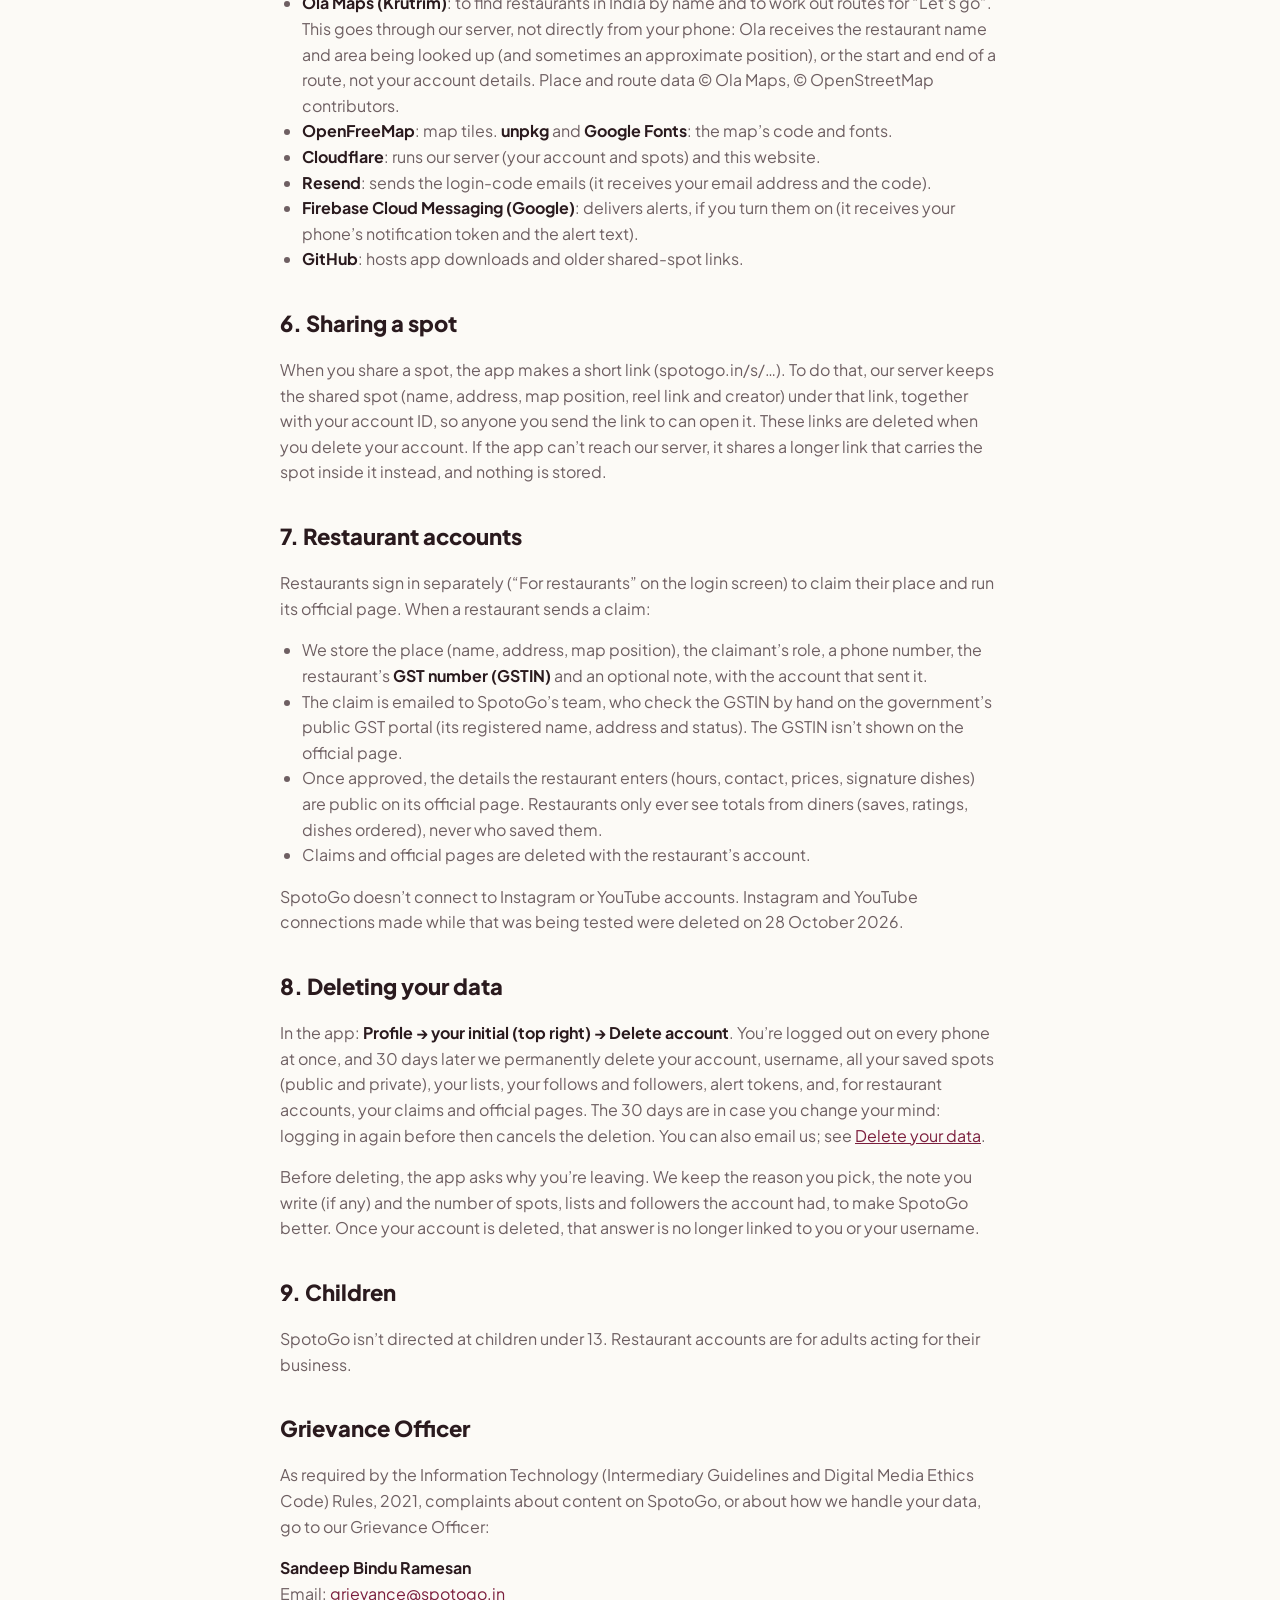
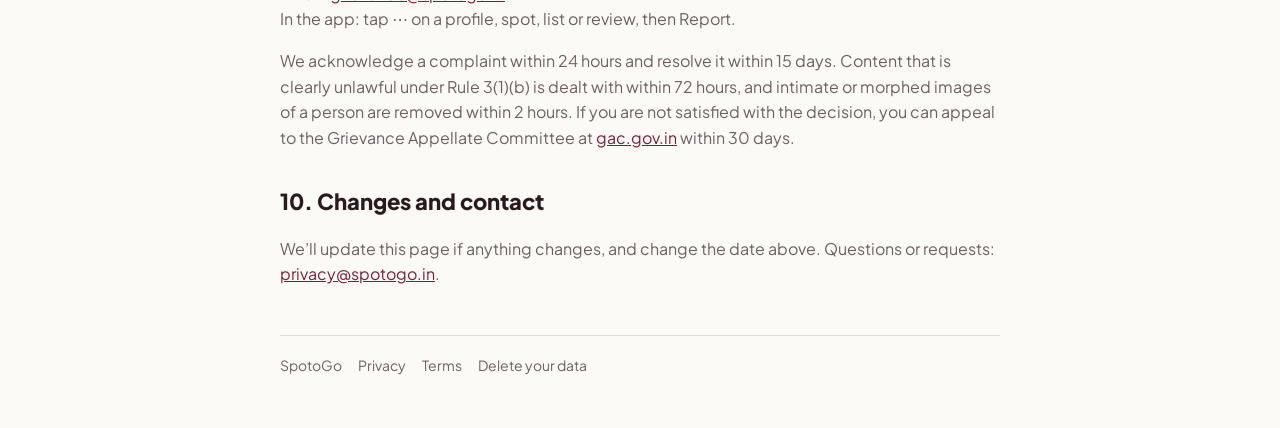
<file: privacy.html>
<!doctype html>
<html lang="en">
<head>
<meta charset="utf-8" />
<meta name="viewport" content="width=device-width, initial-scale=1, viewport-fit=cover" />
<title>Privacy Policy · SpotoGo</title>
<meta name="description" content="How SpotoGo handles your data." />
<meta name="theme-color" content="#FCFAF6" />
<link rel="icon" type="image/png" href="favicon.png" />
<link rel="preconnect" href="https://fonts.googleapis.com" />
<link rel="preconnect" href="https://fonts.gstatic.com" crossorigin />
<link rel="stylesheet" href="https://fonts.googleapis.com/css2?family=Plus+Jakarta+Sans:wght@400;500;600;700;800&display=swap" />
<link rel="stylesheet" href="site.css?v=6" />
</head>
<body>
<main>
  <a class="brand" href="./"><span class="logo-text"><img class="logo" src="logo.png" alt="SpotoGo" /><span class="tagline">Find it. Pin it. Go.</span></span></a>

  <h1>Privacy Policy</h1>
  <p class="updated">Last updated: 26 November 2026 (reviews, Grievance Officer)</p>

  <p>SpotoGo (“we”) is an Android app, made by ftwco., that pins restaurants you discover in
    Instagram and YouTube food reels on a map. This policy explains what data SpotoGo uses, where it
    goes, and the choices you have.</p>

  <div class="card">
    <p><strong>In short:</strong> you log in with your email, Zoho or Google so your saved spots are kept in
      your SpotoGo account and follow you to a new phone. We store only what that needs. We have no ads,
      and we don’t sell or share your data. You can delete your account and everything in it from the app
      at any time.</p>
  </div>

  <h2>1. Your account</h2>
  <ul>
    <li><strong>Email address:</strong> to log you in. When you log in with a code, we email you a 6-digit
      code. It’s stored only as a scrambled (hashed) value and expires after 10 minutes.</li>
    <li><strong>Google sign-in (optional):</strong> your Google account ID, verified email and name. We ask
      Google only for these basic details (<span class="code">openid email profile</span>).</li>
    <li><strong>Zoho sign-in (optional):</strong> your verified email and name from your Zoho account. We ask
      Zoho only for these basic details (<span class="code">openid email profile</span>) and don’t read your mail.
      See the <a href="https://www.zoho.com/privacy.html">Zoho Privacy Policy</a>.</li>
    <li><strong>The optional “I live to eat” tick:</strong> if you tick it when you join, we note that you did
      (it helps us find our keenest foodies).</li>
    <li><strong>Sign-in limits:</strong> to stop abuse, we count code requests per email address and per
      IP address for an hour.</li>
    <li><strong>Username and name:</strong> the username you pick (required) and an optional display name.
      Both are public: anyone on SpotoGo can find your profile by them.</li>
    <li>Your login stays active on a phone until you log out. You can log out of all phones at once.</li>
  </ul>
  <p><strong>Google user data.</strong> If you sign in with Google, we use your name, email address and Google
    account ID only to create your SpotoGo account, log you in and keep your spots in sync. We don’t use Google
    user data for advertising, don’t sell it, and don’t transfer it to anyone except as needed to run SpotoGo
    (our server host, Cloudflare). SpotoGo’s use of information received from Google APIs adheres to the
    <a href="https://developers.google.com/terms/api-services-user-data-policy">Google API Services User Data Policy</a>,
    including the Limited Use requirements. You can remove SpotoGo’s access at any time in your
    <a href="https://myaccount.google.com/permissions">Google Account permissions</a>.</p>

  <h2>2. Your saved spots</h2>
  <ul>
    <li><strong>What:</strong> restaurant names, addresses, map positions, your notes, and the link and
      creator of the reel each came from.</li>
    <li><strong>Where:</strong> in your SpotoGo account on our server (Cloudflare), so they sync between your
      phones, and as a copy on each phone you’re logged in on, so the map works offline. Logging out removes
      the copy from that phone; the spots stay in your account.</li>
    <li>Spots you save are <strong>public</strong>: they appear on your profile and on the maps of people who follow
      you, with your rating. <strong>Verified profiles</strong> (creators verified by SpotoGo) can also keep a
      <strong>Private list</strong> that only they see. Spots you saved as private before stay private, and private spots
      stay private if a profile stops being verified (it just can’t add new ones).</li>
    <li>If you respot someone’s public spot, the original owner’s username is kept with your copy, and their
      spot shows how many times it was respotted.</li>
    <li>We keep them until you delete them or delete your account.</li>
    <li><strong>Improving SpotoGo:</strong> when you save a spot from a reel you shared, we also keep the reel
      link, the place SpotoGo suggested and the place you saved (name, address and map position), so we can
      find and fix places SpotoGo got wrong. Only SpotoGo sees this; it’s deleted with your account.</li>
    <li><strong>Importing your reels (verified creators, optional):</strong> if you ask SpotoGo to import your
      reels, we read the titles and descriptions of the public videos on the YouTube channel shown on your profile
      (through the YouTube API Services), the captions in an Instagram download you upload at spotogo.in/import
      (read in your browser; your photos and videos aren’t uploaded), or the reel links you paste, to suggest spots.
      Nothing is published until you save it. What we read is kept for at most 30 days, or until you delete the
      import or your account. SpotoGo’s use of YouTube data is subject to the
      <a href="https://www.youtube.com/t/terms">YouTube Terms of Service</a> and the
      <a href="https://policies.google.com/privacy">Google Privacy Policy</a>.</li>
  </ul>

  <h2>3. Profiles, follows and alerts</h2>
  <ul>
    <li><strong>Your public profile</strong> shows your username, name, public spots, how many followers you have
      and how many people you follow, and the lists of followers and following.</li>
    <li><strong>Following</strong> someone is public (it appears in those lists). You can unfollow at any
      time.</li>
    <li><strong>Alerts (optional):</strong> if you allow notifications, we store your phone’s notification
      token in your account and send alerts through <strong>Firebase Cloud Messaging</strong> (Google): when
      someone you follow adds or respots a public spot (their username, the spot’s name and rating), when someone
      follows you or respots your spot, when one of your spots is trending in its city, when a place you saved
      closes or posts today’s specials, a reminder about a place you saved a while ago and haven’t been to, and on
      Sundays how many spots people saved in your city that week. To work these out we use what’s already in your
      account (your spots, who you follow) and keep a note of which reminders we sent, so none repeat. Switch each
      kind off in the app (Account → Notifications), mute one person with the bell on their profile, or block
      notifications in your phone’s settings. Logging out removes the token.</li>
  </ul>

  <h2>3a. Reviews</h2>
  <p>Reviews you write (your stars and any words) are shown with your username on every public spot of
    that restaurant, and your stars count in its average. You can change or delete your own; the owner of
    the spot it was written on, the restaurant on its own place, or SpotoGo can hide it. A deleted or
    hidden review, with who wrote it, is kept for 180 days and then removed, as the IT Rules 2021 require;
    during that time it may be shared with authorities under a lawful order. When you delete your account,
    your reviews are hidden at once and kept the same 180 days.</p>

  <h2>4. Data that stays on your phone</h2>
  <ul>
    <li><strong>Your location:</strong> if you allow it, SpotoGo uses it to show where you are on the
      map. Your exact location never leaves your phone and isn’t stored in your account. When you share a
      reel, SpotoGo may send an approximate position to the place-search service below so that nearby
      restaurants rank first. When you tap <strong>Let’s go</strong>, your position and the spot’s are sent
      through our server to Ola Maps to work out the routes; we don’t store them.</li>
    <li><strong>Saved addresses</strong> (Home, Work or names you choose) are kept on your phone only, to
      start a route from them. A route started from one is worked out the same way as above.</li>
    <li><strong>Near a place you saved (optional, off unless you turn it on):</strong> with your permission
      to use location “all the time”, your phone watches for when you come within about 250 m of places on your
      Want to go list and shows an alert. This uses your phone’s own location services in the background; your
      location isn’t sent to SpotoGo or stored in your account. Turn it off in Account → Notifications or in your
      phone’s settings.</li>
    <li><strong>Creator profile cache:</strong> public profile details (name and photo) of creators whose
      reels you saved, kept so their pages open quickly.</li>
  </ul>

  <h2>5. Services SpotoGo uses</h2>
  <p>To do its job, the app makes requests to these services directly from your phone. They see your
    IP address and the request, under their own privacy policies:</p>
  <ul>
    <li><strong>Instagram and YouTube</strong>: to read the public caption, title, cover image and creator
      of a reel you share, and public creator profile pages. When you watch a reel in SpotoGo, it plays in
      Instagram’s or YouTube’s own embedded player, which loads from them. SpotoGo doesn’t sign you in to
      either and doesn’t connect your accounts.</li>
    <li><strong>OpenStreetMap Nominatim</strong> and <strong>Photon (komoot)</strong>: to turn restaurant
      names and addresses into map positions. Search text, and sometimes an approximate position, is sent.</li>
    <li><strong>Ola Maps (Krutrim)</strong>: to find restaurants in India by name and to work out routes for
      “Let’s go”. This goes through our server, not directly from your phone: Ola receives the restaurant
      name and area being looked up (and sometimes an approximate position), or the start and end of a
      route, not your account details. Place and route data © Ola Maps, © OpenStreetMap contributors.</li>
    <li><strong>OpenFreeMap</strong>: map tiles. <strong>unpkg</strong> and <strong>Google Fonts</strong>:
      the map’s code and fonts.</li>
    <li><strong>Cloudflare</strong>: runs our server (your account and spots) and this website.</li>
    <li><strong>Resend</strong>: sends the login-code emails (it receives your email address and the code).</li>
    <li><strong>Firebase Cloud Messaging (Google)</strong>: delivers alerts, if you turn them on (it receives
      your phone’s notification token and the alert text).</li>
    <li><strong>GitHub</strong>: hosts app downloads and older shared-spot links.</li>
  </ul>

  <h2>6. Sharing a spot</h2>
  <p>When you share a spot, the app makes a short link (spotogo.in/s/…). To do that, our server keeps
    the shared spot (name, address, map position, reel link and creator) under that link, together with
    your account ID, so anyone you send the link to can open it. These links are deleted when you
    delete your account. If the app can’t reach our server, it shares a longer link that carries the
    spot inside it instead, and nothing is stored.</p>

  <h2>7. Restaurant accounts</h2>
  <p>Restaurants sign in separately (“For restaurants” on the login screen) to claim their place and run its
    official page. When a restaurant sends a claim:</p>
  <ul>
    <li>We store the place (name, address, map position), the claimant’s role, a phone number, the
      restaurant’s <strong>GST number (GSTIN)</strong> and an optional note, with the account that sent it.</li>
    <li>The claim is emailed to SpotoGo’s team, who check the GSTIN by hand on the government’s public GST
      portal (its registered name, address and status). The GSTIN isn’t shown on the official page.</li>
    <li>Once approved, the details the restaurant enters (hours, contact, prices, signature dishes) are
      public on its official page. Restaurants only ever see totals from diners (saves, ratings, dishes
      ordered), never who saved them.</li>
    <li>Claims and official pages are deleted with the restaurant’s account.</li>
  </ul>
  <p>SpotoGo doesn’t connect to Instagram or YouTube accounts. Instagram and YouTube connections made
    while that was being tested were deleted on 28 October 2026.</p>

  <h2>8. Deleting your data</h2>
  <p>In the app: <strong>Profile → your initial (top right) → Delete account</strong>. You’re logged out on
    every phone at once, and 30 days later we permanently delete your account, username, all your saved spots
    (public and private), your lists, your follows and followers, alert tokens, and, for restaurant accounts,
    your claims and official pages. The 30 days are in case you change your mind: logging in again before then
    cancels the deletion. You can also email us; see <a href="delete-data">Delete your data</a>.</p>
  <p>Before deleting, the app asks why you’re leaving. We keep the reason you pick, the note you write (if any)
    and the number of spots, lists and followers the account had, to make SpotoGo better. Once your account
    is deleted, that answer is no longer linked to you or your username.</p>

  <h2>9. Children</h2>
  <p>SpotoGo isn’t directed at children under 13. Restaurant accounts are for adults acting for their
    business.</p>


  <h2 id="grievance">Grievance Officer</h2>
  <p>As required by the Information Technology (Intermediary Guidelines and Digital Media Ethics Code)
    Rules, 2021, complaints about content on SpotoGo, or about how we handle your data, go to our
    Grievance Officer:</p>
  <p><strong>Sandeep Bindu Ramesan</strong><br />
    Email: <a href="mailto:grievance@spotogo.in">grievance@spotogo.in</a><br />
    In the app: tap ⋯ on a profile, spot, list or review, then Report.</p>
  <p>We acknowledge a complaint within 24 hours and resolve it within 15 days. Content that is clearly
    unlawful under Rule 3(1)(b) is dealt with within 72 hours, and intimate or morphed images of a person
    are removed within 2 hours. If you are not satisfied with the decision, you can appeal to the
    Grievance Appellate Committee at <a href="https://gac.gov.in">gac.gov.in</a> within 30 days.</p>

  <h2>10. Changes and contact</h2>
  <p>We’ll update this page if anything changes, and change the date above. Questions or requests:
    <a href="mailto:privacy@spotogo.in">privacy@spotogo.in</a>.</p>

  <footer><a href="./">SpotoGo</a><a href="privacy">Privacy</a><a href="terms">Terms</a><a href="delete-data">Delete your data</a></footer>
</main>
</body>
</html>
</file>
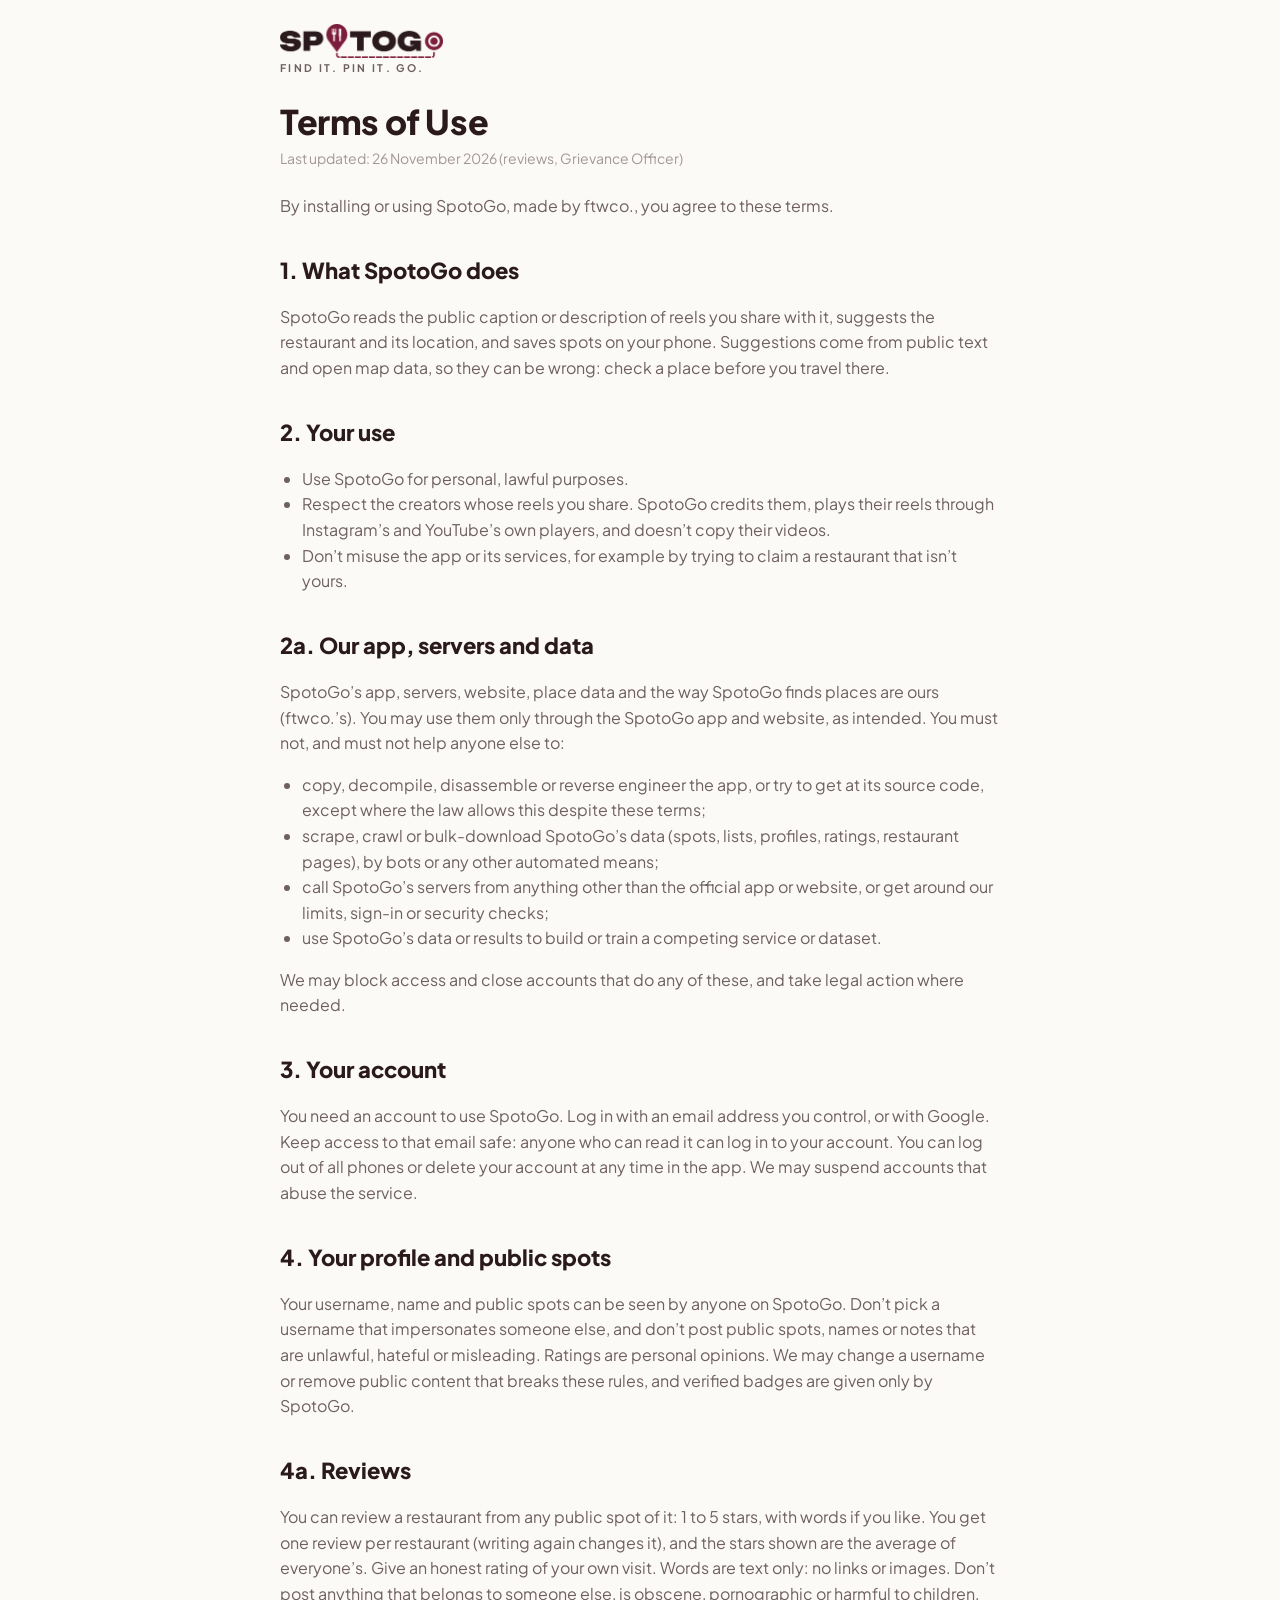
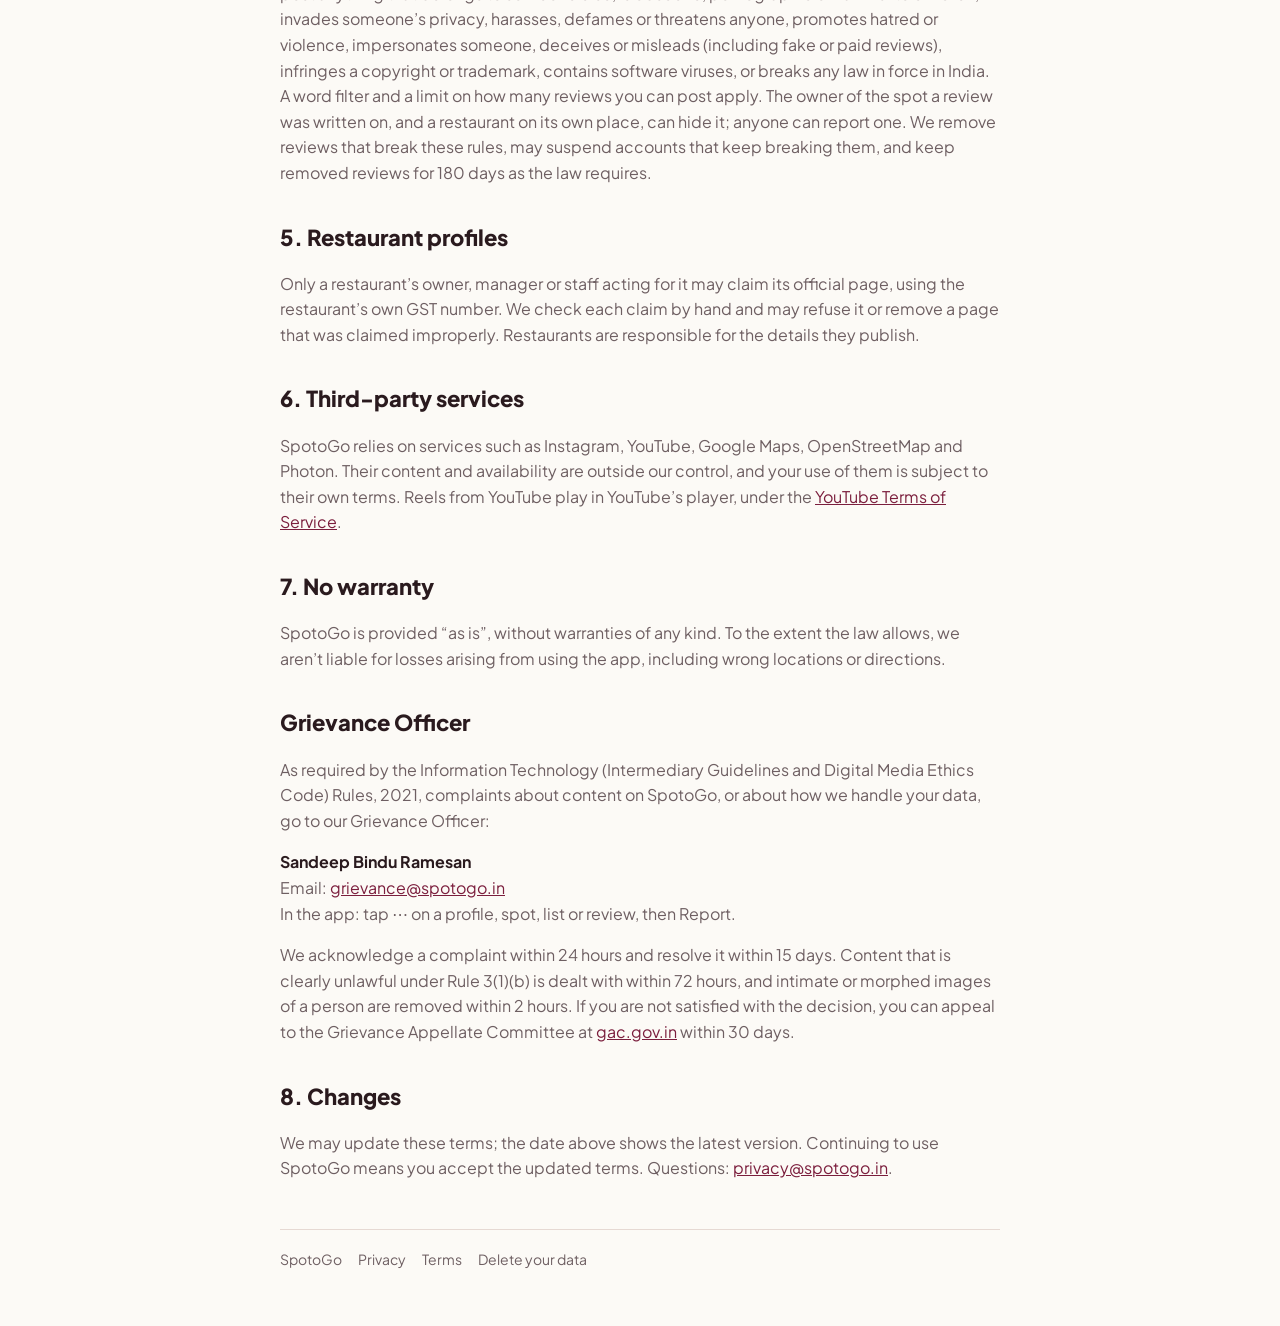
<file: terms.html>
<!doctype html>
<html lang="en">
<head>
<meta charset="utf-8" />
<meta name="viewport" content="width=device-width, initial-scale=1, viewport-fit=cover" />
<title>Terms of Use · SpotoGo</title>
<meta name="description" content="The terms for using SpotoGo." />
<meta name="theme-color" content="#FCFAF6" />
<link rel="icon" type="image/png" href="favicon.png" />
<link rel="preconnect" href="https://fonts.googleapis.com" />
<link rel="preconnect" href="https://fonts.gstatic.com" crossorigin />
<link rel="stylesheet" href="https://fonts.googleapis.com/css2?family=Plus+Jakarta+Sans:wght@400;500;600;700;800&display=swap" />
<link rel="stylesheet" href="site.css?v=6" />
</head>
<body>
<main>
  <a class="brand" href="./"><span class="logo-text"><img class="logo" src="logo.png" alt="SpotoGo" /><span class="tagline">Find it. Pin it. Go.</span></span></a>

  <h1>Terms of Use</h1>
  <p class="updated">Last updated: 26 November 2026 (reviews, Grievance Officer)</p>

  <p>By installing or using SpotoGo, made by ftwco., you agree to these terms.</p>

  <h2>1. What SpotoGo does</h2>
  <p>SpotoGo reads the public caption or description of reels you share with it, suggests the
    restaurant and its location, and saves spots on your phone. Suggestions come from public text and
    open map data, so they can be wrong: check a place before you travel there.</p>

  <h2>2. Your use</h2>
  <ul>
    <li>Use SpotoGo for personal, lawful purposes.</li>
    <li>Respect the creators whose reels you share. SpotoGo credits them, plays their reels through
      Instagram’s and YouTube’s own players, and doesn’t copy their videos.</li>
    <li>Don’t misuse the app or its services, for example by trying to claim a restaurant that isn’t yours.</li>
  </ul>

  <h2>2a. Our app, servers and data</h2>
  <p>SpotoGo’s app, servers, website, place data and the way SpotoGo finds places are ours (ftwco.’s).
    You may use them only through the SpotoGo app and website, as intended. You must not, and must not
    help anyone else to:</p>
  <ul>
    <li>copy, decompile, disassemble or reverse engineer the app, or try to get at its source code, except
      where the law allows this despite these terms;</li>
    <li>scrape, crawl or bulk-download SpotoGo’s data (spots, lists, profiles, ratings, restaurant pages),
      by bots or any other automated means;</li>
    <li>call SpotoGo’s servers from anything other than the official app or website, or get around our
      limits, sign-in or security checks;</li>
    <li>use SpotoGo’s data or results to build or train a competing service or dataset.</li>
  </ul>
  <p>We may block access and close accounts that do any of these, and take legal action where needed.</p>

  <h2>3. Your account</h2>
  <p>You need an account to use SpotoGo. Log in with an email address you control, or with Google. Keep
    access to that email safe: anyone who can read it can log in to your account. You can log out of all
    phones or delete your account at any time in the app. We may suspend accounts that abuse the service.</p>

  <h2>4. Your profile and public spots</h2>
  <p>Your username, name and public spots can be seen by anyone on SpotoGo. Don’t pick a username that
    impersonates someone else, and don’t post public spots, names or notes that are unlawful, hateful or
    misleading. Ratings are personal opinions. We may change a username or remove public content that breaks
    these rules, and verified badges are given only by SpotoGo.</p>

  <h2>4a. Reviews</h2>
  <p>You can review a restaurant from any public spot of it: 1 to 5 stars, with words if you like. You
    get one review per restaurant (writing again changes it), and the stars shown are the average of
    everyone’s. Give an honest rating of your own visit. Words are text only: no links or images. Don’t post anything
    that belongs to someone else, is obscene, pornographic or harmful to children, invades someone’s
    privacy, harasses, defames or threatens anyone, promotes hatred or violence, impersonates someone,
    deceives or misleads (including fake or paid reviews), infringes a copyright or trademark, contains
    software viruses, or breaks any law in force in India. A word filter and a limit on how many reviews
    you can post apply. The owner of the spot a review was written on, and a restaurant on its own place,
    can hide it; anyone can report one. We remove reviews that break these rules, may suspend accounts
    that keep breaking them, and keep removed reviews for 180 days as the law requires.</p>

  <h2>5. Restaurant profiles</h2>
  <p>Only a restaurant’s owner, manager or staff acting for it may claim its official page, using the
    restaurant’s own GST number. We check each claim by hand and may refuse it or remove a page that was
    claimed improperly. Restaurants are responsible for the details they publish.</p>

  <h2>6. Third-party services</h2>
  <p>SpotoGo relies on services such as Instagram, YouTube, Google Maps, OpenStreetMap and Photon.
    Their content and availability are outside our control, and your use of them is subject to their
    own terms. Reels from YouTube play in YouTube’s player, under the
    <a href="https://www.youtube.com/t/terms">YouTube Terms of Service</a>.</p>

  <h2>7. No warranty</h2>
  <p>SpotoGo is provided “as is”, without warranties of any kind. To the extent the law allows, we
    aren’t liable for losses arising from using the app, including wrong locations or directions.</p>


  <h2 id="grievance">Grievance Officer</h2>
  <p>As required by the Information Technology (Intermediary Guidelines and Digital Media Ethics Code)
    Rules, 2021, complaints about content on SpotoGo, or about how we handle your data, go to our
    Grievance Officer:</p>
  <p><strong>Sandeep Bindu Ramesan</strong><br />
    Email: <a href="mailto:grievance@spotogo.in">grievance@spotogo.in</a><br />
    In the app: tap ⋯ on a profile, spot, list or review, then Report.</p>
  <p>We acknowledge a complaint within 24 hours and resolve it within 15 days. Content that is clearly
    unlawful under Rule 3(1)(b) is dealt with within 72 hours, and intimate or morphed images of a person
    are removed within 2 hours. If you are not satisfied with the decision, you can appeal to the
    Grievance Appellate Committee at <a href="https://gac.gov.in">gac.gov.in</a> within 30 days.</p>

  <h2>8. Changes</h2>
  <p>We may update these terms; the date above shows the latest version. Continuing to use SpotoGo
    means you accept the updated terms. Questions: <a href="mailto:privacy@spotogo.in">privacy@spotogo.in</a>.</p>

  <footer><a href="./">SpotoGo</a><a href="privacy">Privacy</a><a href="terms">Terms</a><a href="delete-data">Delete your data</a></footer>
</main>
</body>
</html>
</file>
<file: site.css>
/* Shared styles for SpotoGo's static pages (privacy, terms, delete-data). */
:root {
  /* Wine & Olive (same as the app's light theme, 2026-11-28): warm off-white, white cards, wine brand colour. Light only. (The --mint / --dark-green names are old; they hold wine now.) */
  --bg: #FCFAF6; --card: #FFFFFF; --text: #2A1A1E; --muted: #6E5F62; --faint: #A3969A;
  --border: #E6D9D3; --accent: #7B1E3D; --mint: #7B1E3D; --on-mint: #FFFFFF; --accent-soft: #F9E9E4; --dark-green: #5A1630;
  color-scheme: light;
}
* { box-sizing: border-box; }
html, body { margin: 0; background: var(--bg); color: var(--text); }
body {
  font-family: 'Plus Jakarta Sans', system-ui, sans-serif; line-height: 1.6;
  padding: max(24px, env(safe-area-inset-top)) 16px 56px; -webkit-font-smoothing: antialiased;
}
main { max-width: 720px; margin: 0 auto; }
a { color: var(--accent); }
.brand { display: flex; align-items: center; gap: 10px; text-decoration: none; color: var(--text); margin-bottom: 28px; }
.brand .logo { height: 34px; width: auto; display: block; }
/* The tagline sits under every SpotoGo logo. */
.logo-text { display: flex; flex-direction: column; align-items: flex-start; line-height: 1.1; }
.tagline { font-size: 10.5px; font-weight: 700; letter-spacing: 0.22em; text-transform: uppercase; color: var(--muted); margin-top: 4px; }
h1 { font-weight: 800; font-size: 34px; line-height: 1.15; letter-spacing: -0.4px; margin: 0 0 6px; }
h2 { font-weight: 800; font-size: 22px; margin: 34px 0 8px; }
.updated { color: var(--faint); font-size: 14px; margin: 0 0 24px; }
p, li { color: var(--muted); font-size: 16px; }
strong { color: var(--text); }
ul { padding-left: 22px; }
.card { background: var(--card); border: 1px solid var(--border); border-radius: 18px; padding: 18px 20px; margin: 18px 0; }
.card p { margin: 6px 0; }
.code { font-family: ui-monospace, monospace; background: var(--card); border: 1px solid var(--accent); color: var(--accent); padding: 2px 8px; border-radius: 8px; }
footer { margin-top: 48px; padding-top: 18px; border-top: 1px solid var(--border); color: var(--faint); font-size: 14px; display: flex; flex-wrap: wrap; gap: 16px; }
footer a { color: var(--muted); text-decoration: none; }
</file>
